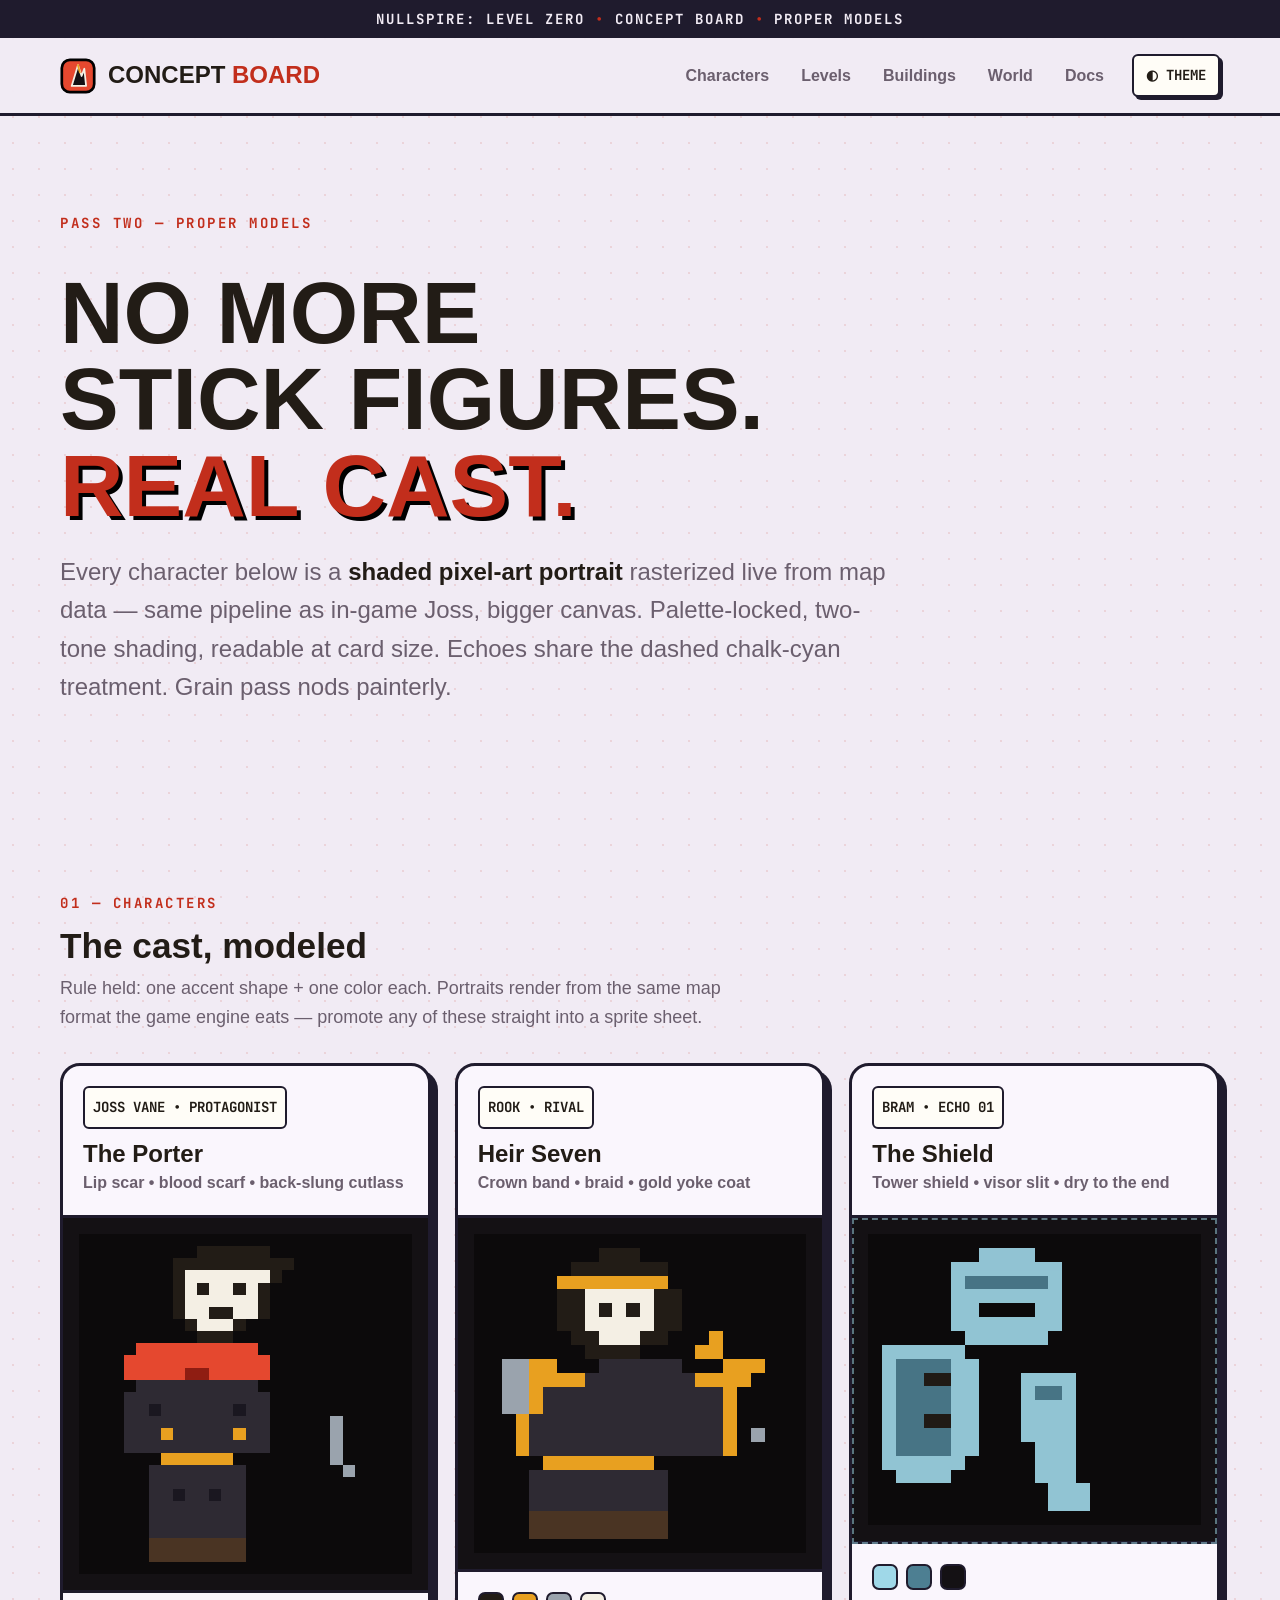
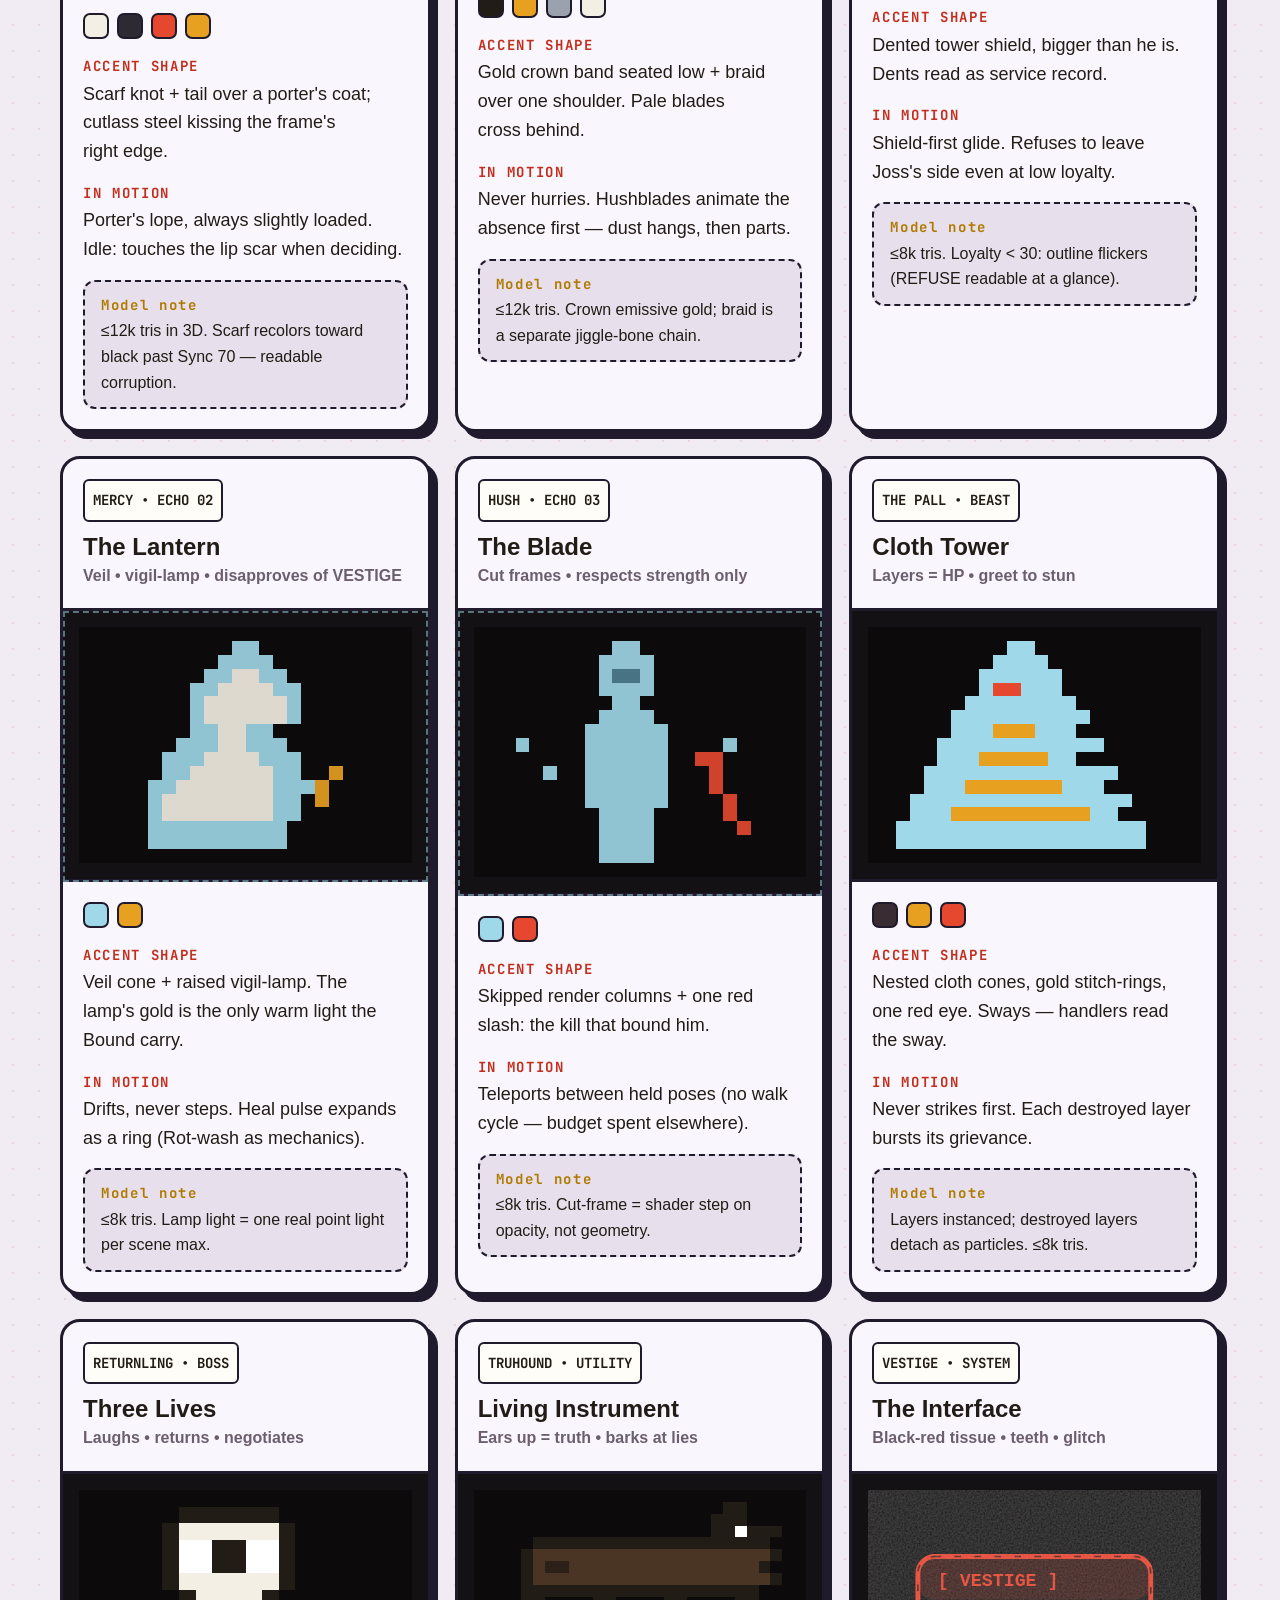
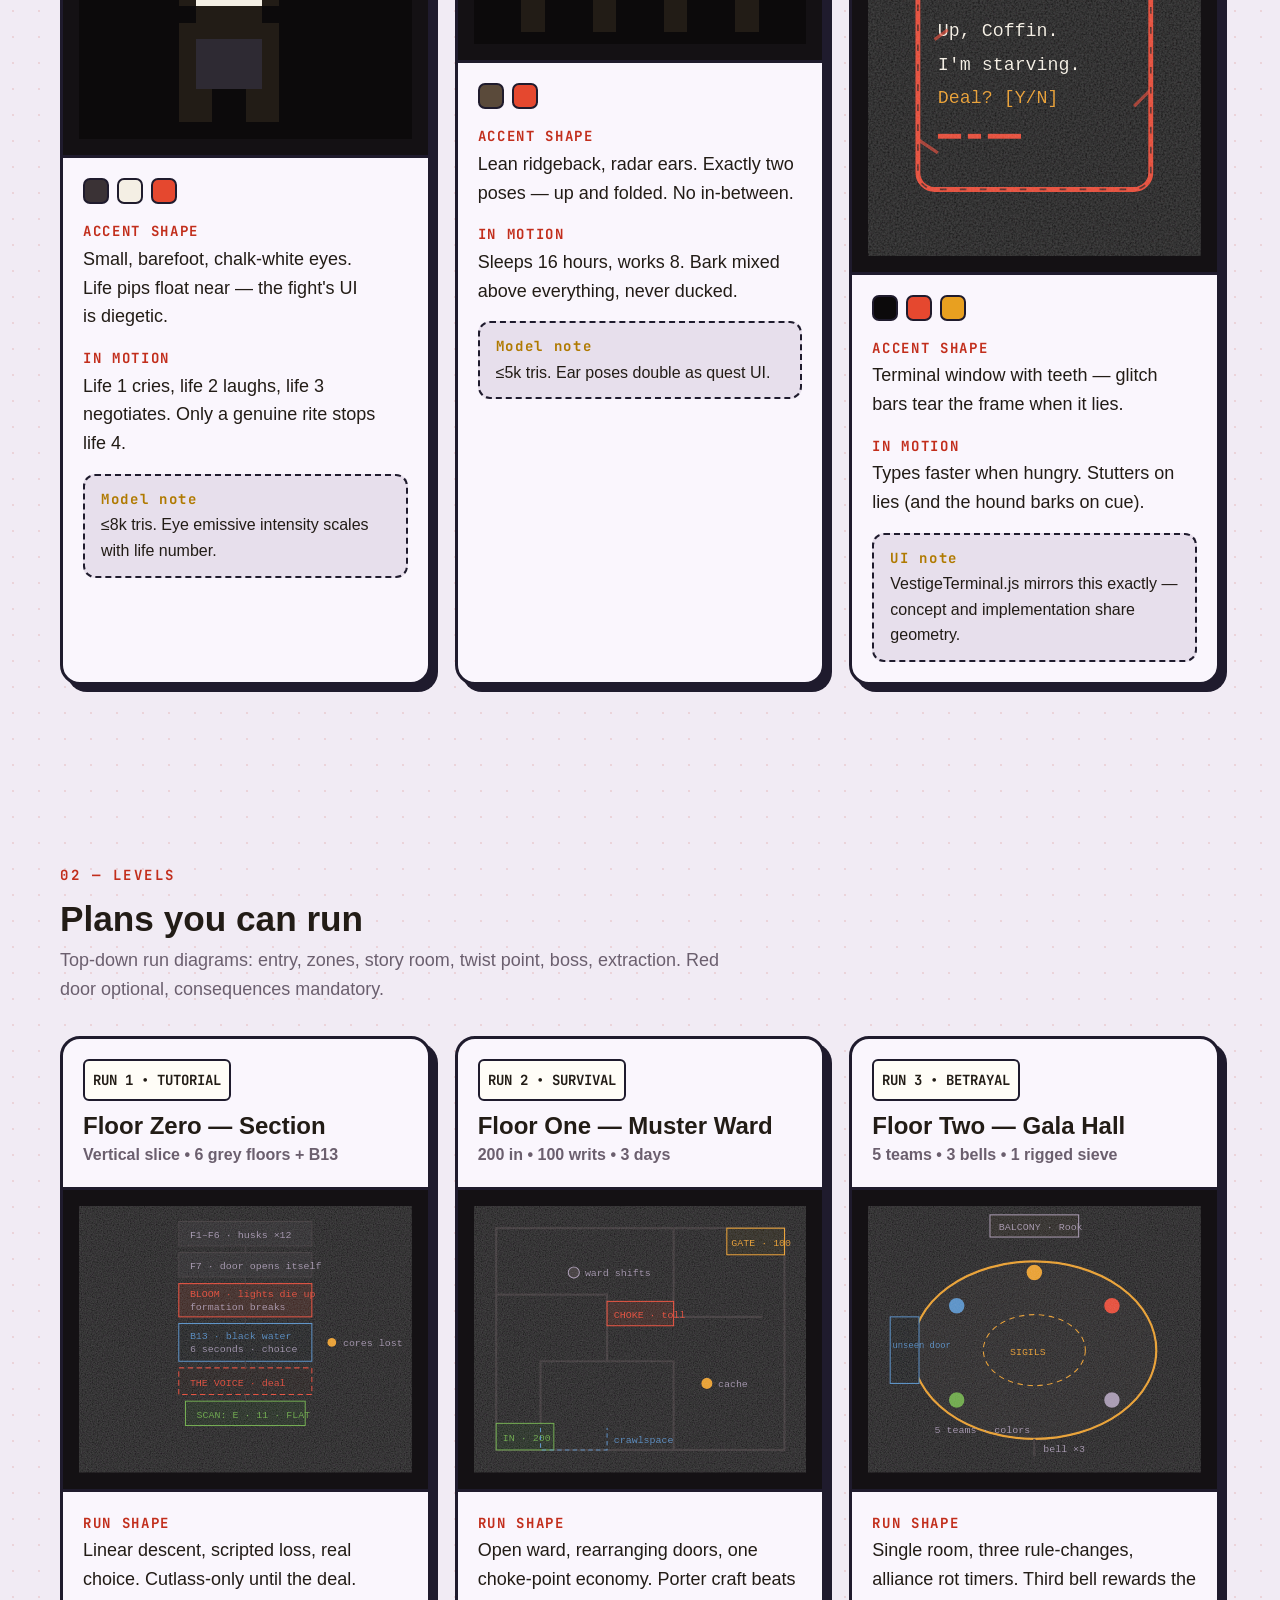
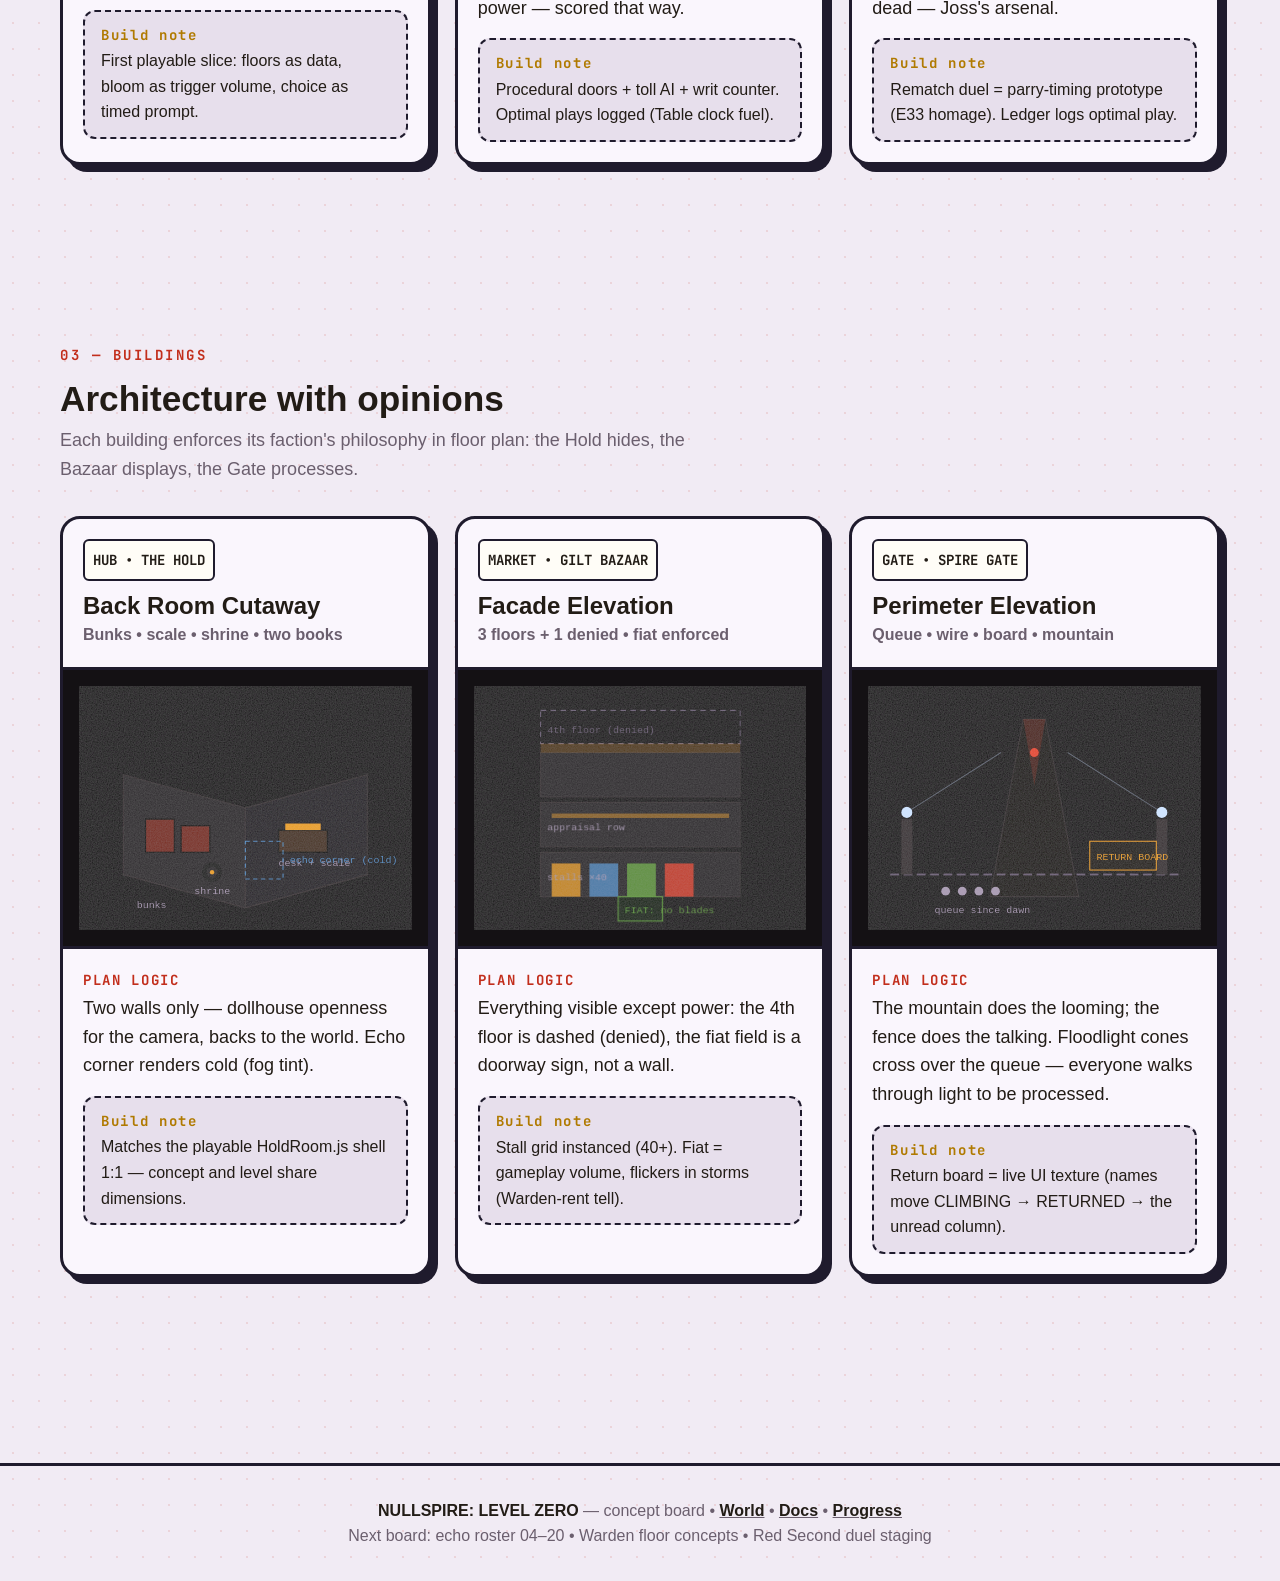
<file: public/assets/aistudio/concepts_8e62277a.html>
<!DOCTYPE html>
<html lang="en" data-theme="dark">
<head>
<meta charset="UTF-8">
<meta name="viewport" content="width=device-width, initial-scale=1.0">
<title>NULLSPIRE: LEVEL ZERO — Concept Board</title>
<meta name="description" content="Visual concept board for NULLSPIRE: LEVEL ZERO — characters, levels, and buildings drawn in code. Brainstorm made visible.">
<link href="https://api.fontshare.com/v2/css?f[]=clash-display@500,600,700&f[]=satoshi@400,500,700&display=swap" rel="stylesheet">
<link rel="preconnect" href="https://fonts.googleapis.com">
<link rel="preconnect" href="https://fonts.gstatic.com" crossorigin>
<link href="https://fonts.googleapis.com/css2?family=JetBrains+Mono:wght@400;700&display=swap" rel="stylesheet">
<style>
:root,[data-theme="dark"]{
--text-xs:clamp(.75rem,.7rem + .25vw,.875rem);--text-sm:clamp(.875rem,.8rem + .35vw,1rem);
--text-base:clamp(1rem,.95rem + .25vw,1.125rem);--text-lg:clamp(1.125rem,1rem + .75vw,1.5rem);
--text-xl:clamp(1.5rem,1.2rem + 1.25vw,2.25rem);--text-2xl:clamp(2rem,1.2rem + 2.5vw,3.5rem);
--space-2:.5rem;--space-3:.75rem;--space-4:1rem;--space-5:1.25rem;--space-6:1.5rem;--space-8:2rem;--space-12:3rem;--space-24:6rem;
--font-display:'Clash Display','Arial Black',sans-serif;--font-body:'Satoshi','Segoe UI',sans-serif;--font-mono:'JetBrains Mono','Courier New',monospace;
--color-bg:#141114;--color-surface:#1e1a1c;--color-surface-2:#242027;--color-surface-offset:#171418;
--color-border:#3a3235;--color-ink:#3a3235;--color-text:#ece4f0;--color-text-muted:#a89ab2;--color-text-faint:#6e6278;
--color-blood:#e5482f;--color-gold:#e8a020;--color-chalk:#f4efe4;--color-moss:#6daa45;--color-river:#5591c7;
--radius-md:.75rem;--radius-lg:1.25rem;--shadow-hard:7px 7px 0 #000;--shadow-hard-sm:4px 4px 0 #000;
--transition-interactive:180ms cubic-bezier(.16,1,.3,1)}
[data-theme="light"]{--color-bg:#f1ebf4;--color-surface:#faf6fd;--color-surface-2:#fffdf7;--color-surface-offset:#e7dfec;
--color-border:#1f1b2d;--color-ink:#1f1b2d;--color-text:#221c16;--color-text-muted:#6b5f6e;--color-text-faint:#a297a3;
--color-blood:#c22e1c;--color-gold:#b07a00;--color-chalk:#221c16;
--shadow-hard:7px 7px 0 #1f1b2d;--shadow-hard-sm:4px 4px 0 #1f1b2d}
*,*::before,*::after{box-sizing:border-box;margin:0;padding:0}
html{-webkit-text-size-adjust:none;text-size-adjust:none;-webkit-font-smoothing:antialiased;scroll-behavior:smooth;scroll-padding-top:96px}
body{min-height:100dvh;line-height:1.6;font-family:var(--font-body);font-size:var(--text-base);color:var(--color-text);background-color:var(--color-bg);
background-image:radial-gradient(color-mix(in oklab,var(--color-blood) 12%,transparent) 1px,transparent 1px);background-size:26px 26px}
h1,h2,h3{text-wrap:balance;line-height:1.12}p,li,figcaption{text-wrap:pretty}
::selection{background:var(--color-blood);color:#fff}
:focus-visible{outline:2px solid var(--color-gold);outline-offset:3px}
a,button{transition:color var(--transition-interactive),background var(--transition-interactive),transform var(--transition-interactive)}
button{cursor:pointer;background:none;border:none;color:inherit;font:inherit}
.top-strip{background:#000;color:#ece4f0;text-align:center;font-family:var(--font-mono);font-size:var(--text-xs);letter-spacing:.14em;padding:var(--space-2) var(--space-4);font-weight:700}
.top-strip b{color:var(--color-blood)}
[data-theme="light"] .top-strip{background:#1f1b2d;color:#f1ebf4}
.banner{position:sticky;top:0;z-index:50;background:color-mix(in oklab,var(--color-bg) 88%,transparent);backdrop-filter:blur(12px);border-bottom:3px solid var(--color-ink)}
.banner-inner{max-width:1200px;margin:0 auto;padding:var(--space-4) var(--space-5);display:flex;align-items:center;gap:var(--space-4);flex-wrap:wrap}
.brand{display:flex;align-items:center;gap:var(--space-3);margin-right:auto;text-decoration:none;color:inherit}
.brand-name{font-family:var(--font-display);font-weight:700;font-size:var(--text-lg)}
.brand-name span{color:var(--color-blood)}
nav.main{display:flex;gap:var(--space-2);flex-wrap:wrap}
nav.main a{font-size:var(--text-sm);font-weight:700;text-decoration:none;color:var(--color-text-muted);padding:var(--space-2) var(--space-3);border-radius:6px}
nav.main a:hover{color:var(--color-text);background:var(--color-surface-2)}
.theme-btn{border:2px solid var(--color-ink);border-radius:6px;padding:var(--space-2) var(--space-3);font-family:var(--font-mono);font-size:var(--text-xs);font-weight:700;box-shadow:3px 3px 0 #000;background:var(--color-surface-2);color:var(--color-text)}
[data-theme="light"] .theme-btn{box-shadow:3px 3px 0 #1f1b2d}
.wrap{max-width:1200px;margin:0 auto;padding:0 var(--space-5) var(--space-24)}
section{padding-block:clamp(var(--space-12),7vw,var(--space-24))}
.kicker{font-family:var(--font-mono);font-size:var(--text-xs);letter-spacing:.18em;color:var(--color-blood);font-weight:700;text-transform:uppercase;margin-bottom:var(--space-3)}
h2.section-title{font-family:var(--font-display);font-weight:600;font-size:var(--text-xl);margin-bottom:var(--space-2)}
.section-sub{color:var(--color-text-muted);max-width:68ch;margin-bottom:var(--space-8)}
.hero{padding-block:clamp(var(--space-12),8vw,var(--space-24));display:grid;gap:var(--space-6)}
.hero h1{font-family:var(--font-display);font-weight:700;font-size:clamp(2.4rem,1rem + 6vw,5.5rem);line-height:.98}
.hero h1 .zero{color:var(--color-blood);text-shadow:4px 4px 0 #000}
.hero-tag{font-size:var(--text-lg);color:var(--color-text-muted);max-width:62ch}
.hero-tag b{color:var(--color-text)}
.grid{display:grid;gap:var(--space-6);grid-template-columns:repeat(3,1fr)}
@media(max-width:1020px){.grid{grid-template-columns:1fr 1fr}}
@media(max-width:700px){.grid{grid-template-columns:1fr}}
.card{background:var(--color-surface);border:3px solid var(--color-ink);border-radius:var(--radius-lg);box-shadow:var(--shadow-hard);overflow:hidden;display:flex;flex-direction:column}
.card-head{padding:var(--space-5);border-bottom:3px solid var(--color-ink)}
.num{font-family:var(--font-mono);font-size:var(--text-xs);font-weight:700;background:var(--color-surface-2);border:2px solid var(--color-ink);padding:var(--space-2);border-radius:6px;display:inline-block;margin-bottom:var(--space-3);color:var(--color-text)}
.card h3{font-family:var(--font-display);font-size:var(--text-lg);font-weight:600;margin-bottom:2px}
.card .role{font-size:var(--text-sm);font-weight:700;color:var(--color-text-muted)}
.card figure{border-bottom:3px solid var(--color-ink);background:#0c0a0b;padding:var(--space-4)}
[data-theme="light"] .card figure{background:#141114}
.card figure svg,.card figure canvas{display:block;width:100%;height:auto}
.card figure canvas{image-rendering:pixelated;image-rendering:crisp-edges;max-height:340px;object-fit:contain;background:#0c0a0b}
.card figure canvas.echo{opacity:.9}
.card figure.ghost{outline:2px dashed rgba(159,216,232,.5);outline-offset:-2px}
.card-body{padding:var(--space-5);display:grid;gap:var(--space-4);font-size:var(--text-base)}
.swatches{display:flex;gap:var(--space-2);align-items:center}
.sw{width:26px;height:26px;border-radius:7px;border:2px solid var(--color-ink)}
.field{font-size:var(--text-base)}
.field b{display:block;font-family:var(--font-mono);font-size:var(--text-xs);letter-spacing:.12em;text-transform:uppercase;color:var(--color-blood);margin-bottom:2px}
.note{background:var(--color-surface-offset);border:2px dashed var(--color-border);border-radius:var(--radius-md);padding:var(--space-3) var(--space-4);font-size:var(--text-sm)}
.note b{color:var(--color-gold);font-family:var(--font-mono);font-size:var(--text-xs);letter-spacing:.12em;display:block;margin-bottom:2px}
footer.site{border-top:3px solid var(--color-ink);padding:var(--space-8) var(--space-5);text-align:center;color:var(--color-text-muted);font-size:var(--text-sm)}
footer.site b{color:var(--color-text)}
footer.site a{color:inherit}
</style>
</head>
<body>
<div class="top-strip">NULLSPIRE: LEVEL ZERO <b>•</b> CONCEPT BOARD <b>•</b> PROPER MODELS</div>

<header class="banner">
<div class="banner-inner">
<a class="brand" href="index.html" aria-label="Back to world bible">
<svg width="36" height="36" viewBox="0 0 40 40" fill="none" aria-hidden="true"><rect x="2" y="2" width="36" height="36" rx="9" fill="#e5482f" stroke="#000" stroke-width="3"/><path d="M13 31 L20 8 L24 20 L27 12 L29 31 Z" fill="#141114" stroke="#f4efe4" stroke-width="2" stroke-linejoin="round"/><path d="M20 8 L22 16" stroke="#e8a020" stroke-width="2" stroke-linecap="round"/></svg>
<div class="brand-name">CONCEPT<span> BOARD</span></div></a>
<nav class="main" aria-label="Board sections">
<a href="#characters">Characters</a><a href="#levels">Levels</a><a href="#buildings">Buildings</a><a href="index.html">World</a><a href="docs.html">Docs</a>
</nav>
<button class="theme-btn" data-theme-toggle aria-label="Switch theme">◐ THEME</button>
</div>
</header>

<main class="wrap">
<section class="hero">
<p class="kicker">Pass two — proper models</p>
<h1>NO MORE<br>STICK FIGURES.<br><span class="zero">REAL CAST.</span></h1>
<p class="hero-tag">Every character below is a <b>shaded pixel-art portrait</b> rasterized live from map data — same pipeline as in-game Joss, bigger canvas. Palette-locked, two-tone shading, readable at card size. Echoes share the dashed chalk-cyan treatment. Grain pass nods painterly.</p>
</section>

<!-- ================= CHARACTERS ================= -->
<section id="characters">
<p class="kicker">01 — Characters</p>
<h2 class="section-title">The cast, modeled</h2>
<p class="section-sub">Rule held: one accent shape + one color each. Portraits render from the same map format the game engine eats — promote any of these straight into a sprite sheet.</p>
<svg width="0" height="0" style="position:absolute" aria-hidden="true"><defs>
<filter id="grain"><feTurbulence type="fractalNoise" baseFrequency="0.9" numOctaves="2" result="n"/><feColorMatrix in="n" type="matrix" values="0 0 0 0 1 0 0 0 0 1 0 0 0 0 1 0 0 0 0.06 0"/><feComposite operator="over" in2="SourceGraphic"/></filter>
</defs></svg>
<div class="grid">

<article class="card"><div class="card-head"><span class="num">JOSS VANE • PROTAGONIST</span><h3>The Porter</h3><p class="role">Lip scar • blood scarf • back-slung cutlass</p></div>
<figure><canvas data-px="joss" role="img" aria-label="Joss portrait"></canvas></figure>
<div class="card-body">
<div class="swatches"><span class="sw" style="background:#f4efe4"></span><span class="sw" style="background:#2e2a33"></span><span class="sw" style="background:#e5482f"></span><span class="sw" style="background:#e8a020"></span></div>
<p class="field"><b>Accent shape</b>Scarf knot + tail over a porter's coat; cutlass steel kissing the frame's right edge.</p>
<p class="field"><b>In motion</b>Porter's lope, always slightly loaded. Idle: touches the lip scar when deciding.</p>
<div class="note"><b>Model note</b>≤12k tris in 3D. Scarf recolors toward black past Sync 70 — readable corruption.</div>
</div></article>

<article class="card"><div class="card-head"><span class="num">ROOK • RIVAL</span><h3>Heir Seven</h3><p class="role">Crown band • braid • gold yoke coat</p></div>
<figure><canvas data-px="rook" role="img" aria-label="Rook portrait"></canvas></figure>
<div class="card-body">
<div class="swatches"><span class="sw" style="background:#221c16"></span><span class="sw" style="background:#e8a020"></span><span class="sw" style="background:#9aa3ad"></span><span class="sw" style="background:#f4efe4"></span></div>
<p class="field"><b>Accent shape</b>Gold crown band seated low + braid over one shoulder. Pale blades cross behind.</p>
<p class="field"><b>In motion</b>Never hurries. Hushblades animate the absence first — dust hangs, then parts.</p>
<div class="note"><b>Model note</b>≤12k tris. Crown emissive gold; braid is a separate jiggle-bone chain.</div>
</div></article>

<article class="card"><div class="card-head"><span class="num">BRAM • ECHO 01</span><h3>The Shield</h3><p class="role">Tower shield • visor slit • dry to the end</p></div>
<figure class="ghost"><canvas data-px="bram" class="echo" role="img" aria-label="Bram echo portrait"></canvas></figure>
<div class="card-body">
<div class="swatches"><span class="sw" style="background:#9fd8e8"></span><span class="sw" style="background:#4d7f92"></span><span class="sw" style="background:#141114"></span></div>
<p class="field"><b>Accent shape</b>Dented tower shield, bigger than he is. Dents read as service record.</p>
<p class="field"><b>In motion</b>Shield-first glide. Refuses to leave Joss's side even at low loyalty.</p>
<div class="note"><b>Model note</b>≤8k tris. Loyalty &lt; 30: outline flickers (REFUSE readable at a glance).</div>
</div></article>

<article class="card"><div class="card-head"><span class="num">MERCY • ECHO 02</span><h3>The Lantern</h3><p class="role">Veil • vigil-lamp • disapproves of VESTIGE</p></div>
<figure class="ghost"><canvas data-px="mercy" class="echo" role="img" aria-label="Mercy echo portrait"></canvas></figure>
<div class="card-body">
<div class="swatches"><span class="sw" style="background:#9fd8e8"></span><span class="sw" style="background:#e8a020"></span></div>
<p class="field"><b>Accent shape</b>Veil cone + raised vigil-lamp. The lamp's gold is the only warm light the Bound carry.</p>
<p class="field"><b>In motion</b>Drifts, never steps. Heal pulse expands as a ring (Rot-wash as mechanics).</p>
<div class="note"><b>Model note</b>≤8k tris. Lamp light = one real point light per scene max.</div>
</div></article>

<article class="card"><div class="card-head"><span class="num">HUSH • ECHO 03</span><h3>The Blade</h3><p class="role">Cut frames • respects strength only</p></div>
<figure class="ghost"><canvas data-px="hush" class="echo" role="img" aria-label="Hush echo portrait"></canvas></figure>
<div class="card-body">
<div class="swatches"><span class="sw" style="background:#9fd8e8"></span><span class="sw" style="background:#e5482f"></span></div>
<p class="field"><b>Accent shape</b>Skipped render columns + one red slash: the kill that bound him.</p>
<p class="field"><b>In motion</b>Teleports between held poses (no walk cycle — budget spent elsewhere).</p>
<div class="note"><b>Model note</b>≤8k tris. Cut-frame = shader step on opacity, not geometry.</div>
</div></article>

<article class="card"><div class="card-head"><span class="num">THE PALL • BEAST</span><h3>Cloth Tower</h3><p class="role">Layers = HP • greet to stun</p></div>
<figure><canvas data-px="pall" role="img" aria-label="Pall concept"></canvas></figure>
<div class="card-body">
<div class="swatches"><span class="sw" style="background:#3a2c33"></span><span class="sw" style="background:#e8a020"></span><span class="sw" style="background:#e5482f"></span></div>
<p class="field"><b>Accent shape</b>Nested cloth cones, gold stitch-rings, one red eye. Sways — handlers read the sway.</p>
<p class="field"><b>In motion</b>Never strikes first. Each destroyed layer bursts its grievance.</p>
<div class="note"><b>Model note</b>Layers instanced; destroyed layers detach as particles. ≤8k tris.</div>
</div></article>

<article class="card"><div class="card-head"><span class="num">RETURNLING • BOSS</span><h3>Three Lives</h3><p class="role">Laughs • returns • negotiates</p></div>
<figure><canvas data-px="returnling" role="img" aria-label="Returnling concept"></canvas></figure>
<div class="card-body">
<div class="swatches"><span class="sw" style="background:#3a3235"></span><span class="sw" style="background:#f4efe4"></span><span class="sw" style="background:#e5482f"></span></div>
<p class="field"><b>Accent shape</b>Small, barefoot, chalk-white eyes. Life pips float near — the fight's UI is diegetic.</p>
<p class="field"><b>In motion</b>Life 1 cries, life 2 laughs, life 3 negotiates. Only a genuine rite stops life 4.</p>
<div class="note"><b>Model note</b>≤8k tris. Eye emissive intensity scales with life number.</div>
</div></article>

<article class="card"><div class="card-head"><span class="num">TRUHOUND • UTILITY</span><h3>Living Instrument</h3><p class="role">Ears up = truth • barks at lies</p></div>
<figure><canvas data-px="truhound" role="img" aria-label="Truhound concept"></canvas></figure>
<div class="card-body">
<div class="swatches"><span class="sw" style="background:#5a4a3a"></span><span class="sw" style="background:#e5482f"></span></div>
<p class="field"><b>Accent shape</b>Lean ridgeback, radar ears. Exactly two poses — up and folded. No in-between.</p>
<p class="field"><b>In motion</b>Sleeps 16 hours, works 8. Bark mixed above everything, never ducked.</p>
<div class="note"><b>Model note</b>≤5k tris. Ear poses double as quest UI.</div>
</div></article>

<article class="card"><div class="card-head"><span class="num">VESTIGE • SYSTEM</span><h3>The Interface</h3><p class="role">Black-red tissue • teeth • glitch</p></div>
<figure><svg viewBox="0 0 200 220" role="img" aria-label="Vestige interface concept"><g filter="url(#grain)">
<rect x="0" y="0" width="200" height="220" fill="#0c0a0b"/>
<rect x="30" y="40" width="140" height="140" rx="10" fill="none" stroke="#e5482f" stroke-width="3"/>
<rect x="30" y="40" width="140" height="26" rx="10" fill="#e5482f" opacity=".25"/>
<text x="42" y="58" fill="#e5482f" font-family="monospace" font-size="11" font-weight="bold">[ VESTIGE ]</text>
<text x="42" y="88" fill="#f4efe4" font-family="monospace" font-size="11">Up, Coffin.</text>
<text x="42" y="108" fill="#f4efe4" font-family="monospace" font-size="11">I'm starving.</text>
<text x="42" y="128" fill="#e8a020" font-family="monospace" font-size="11">Deal? [Y/N]</text>
<path d="M42 148 l14 0 M60 148 l8 0 M72 148 l20 0" stroke="#e5482f" stroke-width="3"/>
<path d="M30 150 l12 8 M170 120 l-10 10 M40 90 l8 -6" stroke="#e5482f" stroke-width="2" opacity=".7"/>
<rect x="30" y="40" width="140" height="140" rx="10" fill="none" stroke="#000" stroke-width="1" stroke-dasharray="4 8" opacity=".6"/>
</g></svg></figure>
<div class="card-body">
<div class="swatches"><span class="sw" style="background:#0c0a0b"></span><span class="sw" style="background:#e5482f"></span><span class="sw" style="background:#e8a020"></span></div>
<p class="field"><b>Accent shape</b>Terminal window with teeth — glitch bars tear the frame when it lies.</p>
<p class="field"><b>In motion</b>Types faster when hungry. Stutters on lies (and the hound barks on cue).</p>
<div class="note"><b>UI note</b>VestigeTerminal.js mirrors this exactly — concept and implementation share geometry.</div>
</div></article>
</div>
</section>

<!-- ================= LEVELS ================= -->
<section id="levels">
<p class="kicker">02 — Levels</p>
<h2 class="section-title">Plans you can run</h2>
<p class="section-sub">Top-down run diagrams: entry, zones, story room, twist point, boss, extraction. Red door optional, consequences mandatory.</p>
<div class="grid">

<article class="card"><div class="card-head"><span class="num">RUN 1 • TUTORIAL</span><h3>Floor Zero — Section</h3><p class="role">Vertical slice • 6 grey floors + B13</p></div>
<figure><svg viewBox="0 0 300 240" role="img" aria-label="Floor Zero section diagram"><g filter="url(#grain)" font-family="monospace" font-size="9">
<rect x="0" y="0" width="300" height="240" fill="#141114"/>
<rect x="90" y="14" width="120" height="22" fill="#232024" stroke="#3a3235"/><text x="100" y="29" fill="#a89ab2">F1–F6 · husks ×12</text>
<rect x="90" y="42" width="120" height="22" fill="#232024" stroke="#3a3235"/><text x="100" y="57" fill="#a89ab2">F7 · door opens itself</text>
<rect x="90" y="70" width="120" height="30" fill="#3a1a12" stroke="#e5482f"/><text x="100" y="82" fill="#e5482f">BLOOM · lights die up</text><text x="100" y="94" fill="#a89ab2">formation breaks</text>
<rect x="90" y="106" width="120" height="34" fill="#0a0d12" stroke="#5591c7"/><text x="100" y="120" fill="#5591c7">B13 · black water</text><text x="100" y="132" fill="#a89ab2">6 seconds · choice</text>
<rect x="90" y="146" width="120" height="24" fill="#1a0c0a" stroke="#e5482f" stroke-dasharray="5 3"/><text x="100" y="162" fill="#e5482f">THE VOICE · deal</text>
<rect x="96" y="176" width="108" height="22" fill="#12240f" stroke="#6daa45"/><text x="106" y="191" fill="#6daa45">SCAN: E · 11 · FLAT</text>
<line x1="150" y1="36" x2="150" y2="42" stroke="#3a3235"/><line x1="150" y1="64" x2="150" y2="70" stroke="#3a3235"/><line x1="150" y1="100" x2="150" y2="106" stroke="#3a3235"/><line x1="150" y1="140" x2="150" y2="146" stroke="#3a3235"/><line x1="150" y1="170" x2="150" y2="176" stroke="#3a3235"/>
<circle cx="228" cy="123" r="4" fill="#e8a020"/><text x="238" y="126" fill="#a89ab2">cores lost</text>
</g></svg></figure>
<div class="card-body">
<p class="field"><b>Run shape</b>Linear descent, scripted loss, real choice. Cutlass-only until the deal.</p>
<div class="note"><b>Build note</b>First playable slice: floors as data, bloom as trigger volume, choice as timed prompt.</div>
</div></article>

<article class="card"><div class="card-head"><span class="num">RUN 2 • SURVIVAL</span><h3>Floor One — Muster Ward</h3><p class="role">200 in • 100 writs • 3 days</p></div>
<figure><svg viewBox="0 0 300 240" role="img" aria-label="Muster ward plan"><g filter="url(#grain)" font-family="monospace" font-size="9">
<rect x="0" y="0" width="300" height="240" fill="#141114"/>
<rect x="20" y="20" width="260" height="200" fill="none" stroke="#3a3235" stroke-width="2"/>
<path d="M20 80 L120 80 L120 140 L60 140 L60 200 M180 20 L180 100 L260 100 M120 140 L180 140 L180 220" stroke="#3a3235" stroke-width="2" fill="none"/>
<rect x="20" y="196" width="52" height="24" fill="#12240f" stroke="#6daa45"/><text x="26" y="212" fill="#6daa45">IN · 200</text>
<rect x="228" y="20" width="52" height="24" fill="#241d08" stroke="#e8a020"/><text x="232" y="36" fill="#e8a020">GATE · 100</text>
<rect x="120" y="86" width="60" height="22" fill="#3a1a12" stroke="#e5482f"/><text x="126" y="101" fill="#e5482f">CHOKE · toll</text>
<path d="M60 200 L60 220 L120 220 L120 200" stroke="#5591c7" stroke-dasharray="4 3" fill="none"/><text x="126" y="214" fill="#5591c7">crawlspace</text>
<circle cx="210" cy="160" r="5" fill="#e8a020"/><text x="220" y="163" fill="#a89ab2">cache</text>
<circle cx="90" cy="60" r="5" fill="#3a3235" stroke="#a89ab2"/><text x="100" y="63" fill="#a89ab2">ward shifts</text>
</g></svg></figure>
<div class="card-body">
<p class="field"><b>Run shape</b>Open ward, rearranging doors, one choke-point economy. Porter craft beats power — scored that way.</p>
<div class="note"><b>Build note</b>Procedural doors + toll AI + writ counter. Optimal plays logged (Table clock fuel).</div>
</div></article>

<article class="card"><div class="card-head"><span class="num">RUN 3 • BETRAYAL</span><h3>Floor Two — Gala Hall</h3><p class="role">5 teams • 3 bells • 1 rigged sieve</p></div>
<figure><svg viewBox="0 0 300 240" role="img" aria-label="Gala hall plan"><g filter="url(#grain)" font-family="monospace" font-size="9">
<rect x="0" y="0" width="300" height="240" fill="#141114"/>
<ellipse cx="150" cy="130" rx="110" ry="80" fill="#1e1a1c" stroke="#e8a020" stroke-width="2"/>
<ellipse cx="150" cy="130" rx="46" ry="32" fill="none" stroke="#e8a020" stroke-dasharray="5 4"/>
<text x="128" y="134" fill="#e8a020">SIGILS</text>
<circle cx="80" cy="90" r="7" fill="#5591c7"/><circle cx="220" cy="90" r="7" fill="#e5482f"/><circle cx="80" cy="175" r="7" fill="#6daa45"/><circle cx="220" cy="175" r="7" fill="#a89ab2"/><circle cx="150" cy="60" r="7" fill="#e8a020"/>
<text x="60" y="205" fill="#a89ab2">5 teams · colors</text>
<rect x="110" y="8" width="80" height="20" fill="#221c16" stroke="#a89ab2"/><text x="118" y="22" fill="#a89ab2">BALCONY · Rook</text>
<rect x="20" y="100" width="26" height="60" fill="#0a0d12" stroke="#5591c7"/><text x="22" y="128" fill="#5591c7" font-size="8"> unseen door </text>
<path d="M150 210 L150 226" stroke="#3a3235" stroke-width="2"/><text x="158" y="222" fill="#a89ab2">bell ×3</text>
</g></svg></figure>
<div class="card-body">
<p class="field"><b>Run shape</b>Single room, three rule-changes, alliance rot timers. Third bell rewards the dead — Joss's arsenal.</p>
<div class="note"><b>Build note</b>Rematch duel = parry-timing prototype (E33 homage). Ledger logs optimal play.</div>
</div></article>
</div>
</section>

<!-- ================= BUILDINGS ================= -->
<section id="buildings">
<p class="kicker">03 — Buildings</p>
<h2 class="section-title">Architecture with opinions</h2>
<p class="section-sub">Each building enforces its faction's philosophy in floor plan: the Hold hides, the Bazaar displays, the Gate processes.</p>
<div class="grid">

<article class="card"><div class="card-head"><span class="num">HUB • THE HOLD</span><h3>Back Room Cutaway</h3><p class="role">Bunks • scale • shrine • two books</p></div>
<figure><svg viewBox="0 0 300 220" role="img" aria-label="Hold cutaway"><g filter="url(#grain)" font-family="monospace" font-size="9">
<rect x="0" y="0" width="300" height="220" fill="#141114"/>
<polygon points="40,170 150,200 260,170 150,140" fill="#232024" stroke="#3a3235"/>
<polygon points="40,170 40,80 150,110 150,200" fill="#2c282c" stroke="#3a3235"/>
<polygon points="260,170 260,80 150,110 150,200" fill="#242027" stroke="#3a3235"/>
<rect x="60" y="120" width="26" height="30" fill="#7a2d20" stroke="#000"/>
<rect x="92" y="126" width="26" height="24" fill="#7a2d20" stroke="#000"/>
<rect x="180" y="130" width="44" height="20" fill="#4a3423" stroke="#000"/>
<rect x="186" y="124" width="32" height="6" fill="#e8a020"/>
<circle cx="120" cy="168" r="7" fill="none" stroke="#1a1a1a" stroke-width="4"/>
<circle cx="120" cy="168" r="2" fill="#e8a020"/>
<text x="52" y="200" fill="#a89ab2">bunks</text><text x="180" y="162" fill="#a89ab2">desk + scale</text><text x="104" y="188" fill="#a89ab2">shrine</text>
<rect x="150" y="140" width="34" height="34" fill="none" stroke="#5591c7" stroke-dasharray="4 3"/>
<text x="190" y="160" fill="#5591c7">echo corner (cold)</text>
</g></svg></figure>
<div class="card-body">
<p class="field"><b>Plan logic</b>Two walls only — dollhouse openness for the camera, backs to the world. Echo corner renders cold (fog tint).</p>
<div class="note"><b>Build note</b>Matches the playable HoldRoom.js shell 1:1 — concept and level share dimensions.</div>
</div></article>

<article class="card"><div class="card-head"><span class="num">MARKET • GILT BAZAAR</span><h3>Facade Elevation</h3><p class="role">3 floors + 1 denied • fiat enforced</p></div>
<figure><svg viewBox="0 0 300 220" role="img" aria-label="Bazaar elevation"><g filter="url(#grain)" font-family="monospace" font-size="9">
<rect x="0" y="0" width="300" height="220" fill="#141114"/>
<rect x="60" y="150" width="180" height="40" fill="#2c282c" stroke="#3a3235"/>
<rect x="60" y="105" width="180" height="40" fill="#2c282c" stroke="#3a3235"/>
<rect x="60" y="60" width="180" height="40" fill="#2c282c" stroke="#3a3235"/>
<rect x="60" y="22" width="180" height="30" fill="none" stroke="#6e6278" stroke-dasharray="5 4"/>
<text x="66" y="42" fill="#6e6278">4th floor (denied)</text>
<rect x="70" y="160" width="26" height="30" fill="#e8a020" opacity=".8"/>
<rect x="104" y="160" width="26" height="30" fill="#5591c7" opacity=".8"/>
<rect x="138" y="160" width="26" height="30" fill="#6daa45" opacity=".8"/>
<rect x="172" y="160" width="26" height="30" fill="#e5482f" opacity=".8"/>
<rect x="70" y="115" width="160" height="4" fill="#e8a020" opacity=".5"/>
<rect x="60" y="52" width="180" height="8" fill="#e8a020" opacity=".3"/>
<text x="66" y="130" fill="#a89ab2">appraisal row</text>
<text x="66" y="175" fill="#a89ab2">stalls ×40</text>
<rect x="130" y="190" width="40" height="22" fill="#12240f" stroke="#6daa45"/>
<text x="136" y="205" fill="#6daa45">FIAT: no blades</text>
</g></svg></figure>
<div class="card-body">
<p class="field"><b>Plan logic</b>Everything visible except power: the 4th floor is dashed (denied), the fiat field is a doorway sign, not a wall.</p>
<div class="note"><b>Build note</b>Stall grid instanced (40+). Fiat = gameplay volume, flickers in storms (Warden-rent tell).</div>
</div></article>

<article class="card"><div class="card-head"><span class="num">GATE • SPIRE GATE</span><h3>Perimeter Elevation</h3><p class="role">Queue • wire • board • mountain</p></div>
<figure><svg viewBox="0 0 300 220" role="img" aria-label="Gate elevation"><g filter="url(#grain)" font-family="monospace" font-size="9">
<rect x="0" y="0" width="300" height="220" fill="#141114"/>
<path d="M110 190 L140 30 L160 30 L190 190 Z" fill="#1a1512" stroke="#3a3235"/>
<path d="M140 30 L150 90 L160 30" fill="#e5482f" opacity=".25"/>
<circle cx="150" cy="60" r="4" fill="#e5482f"/>
<line x1="20" y1="170" x2="280" y2="170" stroke="#6e6278" stroke-width="2" stroke-dasharray="8 4"/>
<rect x="30" y="120" width="10" height="50" fill="#3a3235"/>
<rect x="260" y="120" width="10" height="50" fill="#3a3235"/>
<circle cx="35" cy="114" r="5" fill="#cfe4ff"/>
<circle cx="265" cy="114" r="5" fill="#cfe4ff"/>
<path d="M35 114 L120 60 M265 114 L180 60" stroke="#cfe4ff" stroke-width="1" opacity=".4"/>
<circle cx="70" cy="185" r="4" fill="#a89ab2"/><circle cx="85" cy="185" r="4" fill="#a89ab2"/><circle cx="100" cy="185" r="4" fill="#a89ab2"/><circle cx="115" cy="185" r="4" fill="#a89ab2"/>
<text x="60" y="205" fill="#a89ab2">queue since dawn</text>
<rect x="200" y="140" width="60" height="26" fill="#221c16" stroke="#e8a020"/>
<text x="206" y="157" fill="#e8a020">RETURN BOARD</text>
</g></svg></figure>
<div class="card-body">
<p class="field"><b>Plan logic</b>The mountain does the looming; the fence does the talking. Floodlight cones cross over the queue — everyone walks through light to be processed.</p>
<div class="note"><b>Build note</b>Return board = live UI texture (names move CLIMBING → RETURNED → the unread column).</div>
</div></article>
</div>
</section>
</main>

<footer class="site">
<b>NULLSPIRE: LEVEL ZERO</b> — concept board • <a href="index.html"><b>World</b></a> • <a href="docs.html"><b>Docs</b></a> • <a href="progress.html"><b>Progress</b></a><br>
Next board: echo roster 04–20 • Warden floor concepts • Red Second duel staging
</footer>

<script>
(function(){var r=document.documentElement,b=document.querySelector('[data-theme-toggle]'),m=window.matchMedia('(prefers-color-scheme: dark)'),d=m.matches?'dark':'light';function a(t){d=t;r.setAttribute('data-theme',t);b.setAttribute('aria-label','Switch to '+(t==='dark'?'light':'dark')+' mode')}a(d);b.addEventListener('click',function(){a(d==='dark'?'light':'dark')})})();
</script>
<script>
/* Portrait maps — same format the engine eats (PixelSprite). Shading via lowercase keys. */
const PAL={K:'#221c16',k:'#0f0d0f',C:'#f4efe4',c:'#b9b0a4',B:'#e5482f',b:'#8f1d12',G:'#e8a020',g:'#8a5b00',S:'#9aa3ad',s:'#5a636e',D:'#2e2a33',d:'#1a1720',T:'#4a3423',t:'#2c2018',E:'#9fd8e8',e:'#4d7f92',W:'#ffffff'};
const PX={
joss:[
"........................",
"........KKKKKK..........",
"......KKKKKKKKKK........",
"......KCCCCCCCK.........",
"......KCKCCKCK..........",
"......KCCCCCCK..........",
"......KCCKKCCK..........",
".......KCCCK...........",
"........KKK............",
"...BBBBBBBBBB..........",
"..BBBBBBBBBBBB.........",
"..BBBBBbbBBBBB.........",
"...DDDDDDDDDD..........",
"..DDDDDDDDDDDD.........",
"..DDdDDDDDDdDD.........",
"..DDDDDDDDDDDD.....S...",
"..DDDGDDDDDGDD.....S...",
"..DDDDDDDDDDDD.....S...",
".....GGGGGG........S...",
"....DDDDDDDD........S...",
"....DDDDDDDD..........",
"....DDdDDdDD..........",
"....DDDDDDDD..........",
"....DDDDDDDD..........",
"....DDDDDDDD..........",
"....TTTTTTTT..........",
"....TTTTTTTT..........",
"........................"],
rook:[
"........................",
".........KKK..........",
".......KKKKKKK........",
"......GGGGGGGG........",
"......KKCCCCCKK.......",
"......KKCKCKCKK.......",
"......KKCCCCCKK.......",
".......KKCCCKK...G....",
"........KKKK....GG....",
"..SSGG...DDDDDD...GGG.",
"..SSGGGGDDDDDDDDGGGG..",
"..SSGDDDDDDDDDDDDDG...",
"..SSGDDDDDDDDDDDDDG...",
"...GDDDDDDDDDDDDDDG...",
"...GDDDDDDDDDDDDDDG.S.",
"...GDDDDDDDDDDDDDDG...",
".....GGGGGGGG.........",
"....DDDDDDDDDD.........",
"....DDDDDDDDDD.........",
"....DDDDDDDDDD.........",
"....TTTTTTTTTT.........",
"....TTTTTTTTTT.........",
"........................"],
bram:[
"........................",
"........EEEE..........",
"......EEEEEEEE........",
"......EeeeeeeE........",
"......EEEEEEEE........",
"......EE....EE........",
"......EEEEEEEE........",
".......EEEEEE.........",
".EEEEEE...............",
".EeeeeEE..............",
".EeeKKEE...EEEE.......",
".EeeeeEE...EeeE.......",
".EeeeeEE...EEEE.......",
".EeeKKEE...EEEE.......",
".EeeeeEE...EEEE.......",
".EeeeeEE....EEE.......",
".EEEEEE.....EEE.......",
"..EEEE......EEE.......",
".............EEE.......",
".............EEE.......",
"........................"],
mercy:[
"........................",
"...........EE.........",
"..........EEEE........",
".........EECCEE.......",
"........EECCCCEE......",
"........ECCCCCCE......",
"........ECCCCCCE......",
"........EECCEE........",
".......EEECCEEE.......",
"......EEECCCCEEE......",
"......EECCCCCCEE..G...",
".....EECCCCCCCEEEG....",
".....ECCCCCCCCEE.G....",
".....ECCCCCCCCEE......",
".....EEEEEEEEEE.......",
".....EEEEEEEEEE.......",
"........................"],
hush:[
"........................",
"..........EE..........",
".........EEEE.........",
".........EeeE.........",
".........EEEE.........",
"..........EE..........",
".........EEEE.........",
"........EEEEEE........",
"...E....EEEEEE....E...",
"........EEEEEE..BB....",
".....E..EEEEEE...B....",
"........EEEEEE...B....",
"........EEEEEE....B...",
".........EEEE.....B...",
".........EEEE......B..",
".........EEEE.........",
".........EEEE.........",
"........................"],
pall:[
"........................",
"..........EE..........",
".........EEEE.........",
"........EEEEEE........",
"........EBBEEE........",
".......EEEEEEEE.......",
"......EEEEEEEEEE......",
"......EEEGGGEEE.......",
".....EEEEEEEEEEEE.....",
".....EEEGGGGGEE.......",
"....EEEEEEEEEEEEEE....",
"....EEEGGGGGGGEEE.....",
"...EEEEEEEEEEEEEEEE...",
"...EEEGGGGGGGGGGEE....",
"..EEEEEEEEEEEEEEEEEE..",
"..EEEEEEEEEEEEEEEEEE..",
"........................"],
returnling:[
"....................",
"......KKKKKK........",
".....KCCCCCCK.......",
".....KWWKKWWK.......",
".....KWWKKWWK.......",
".....KCCCCCCK.......",
"......KCCCCK........",
".......KKKK.........",
"......KKKKKK........",
"......KDDDDK........",
"......KDDDDK........",
"......KDDDDK........",
"......KK..KK........",
"......KK..KK........",
"...................."],
truhound:[
"............................",
".....................KK.....",
"....................KKK.....",
"....................KKWKKK..",
".....KKKKKKKKKKKKKKKKKKKK...",
"....KTTTTTTTTTTTTTTTTTTTTK..",
"....KTttTTTTTTTTTTTTTTTTK...",
"....KTTTTTTTTTTTTTTTTTTTTK..",
"....KKKKKKKKKKKKKKKKKKKK....",
"....KK....KK....KK....KK....",
"....KK....KK....KK....KK....",
"....KK....KK....KK....KK....",
"............................"]};
function drawPortrait(canvas,rows){
const w=Math.max(...rows.map(r=>r.length));
const cv=document.createElement('canvas');cv.width=w;cv.height=rows.length;
const ctx=cv.getContext('2d');
rows.forEach((row,y)=>{for(let x=0;x<row.length;x++){const col=PAL[row[x]];if(!col)continue;ctx.fillStyle=col;ctx.fillRect(x,y,1,1);}});
canvas.width=w;canvas.height=rows.length;
const c2=canvas.getContext('2d');c2.imageSmoothingEnabled=false;c2.drawImage(cv,0,0);
}
document.querySelectorAll('canvas[data-px]').forEach(c=>{const r=PX[c.dataset.px];if(r)drawPortrait(c,r);});
</script>
</body>
</html>
</file>
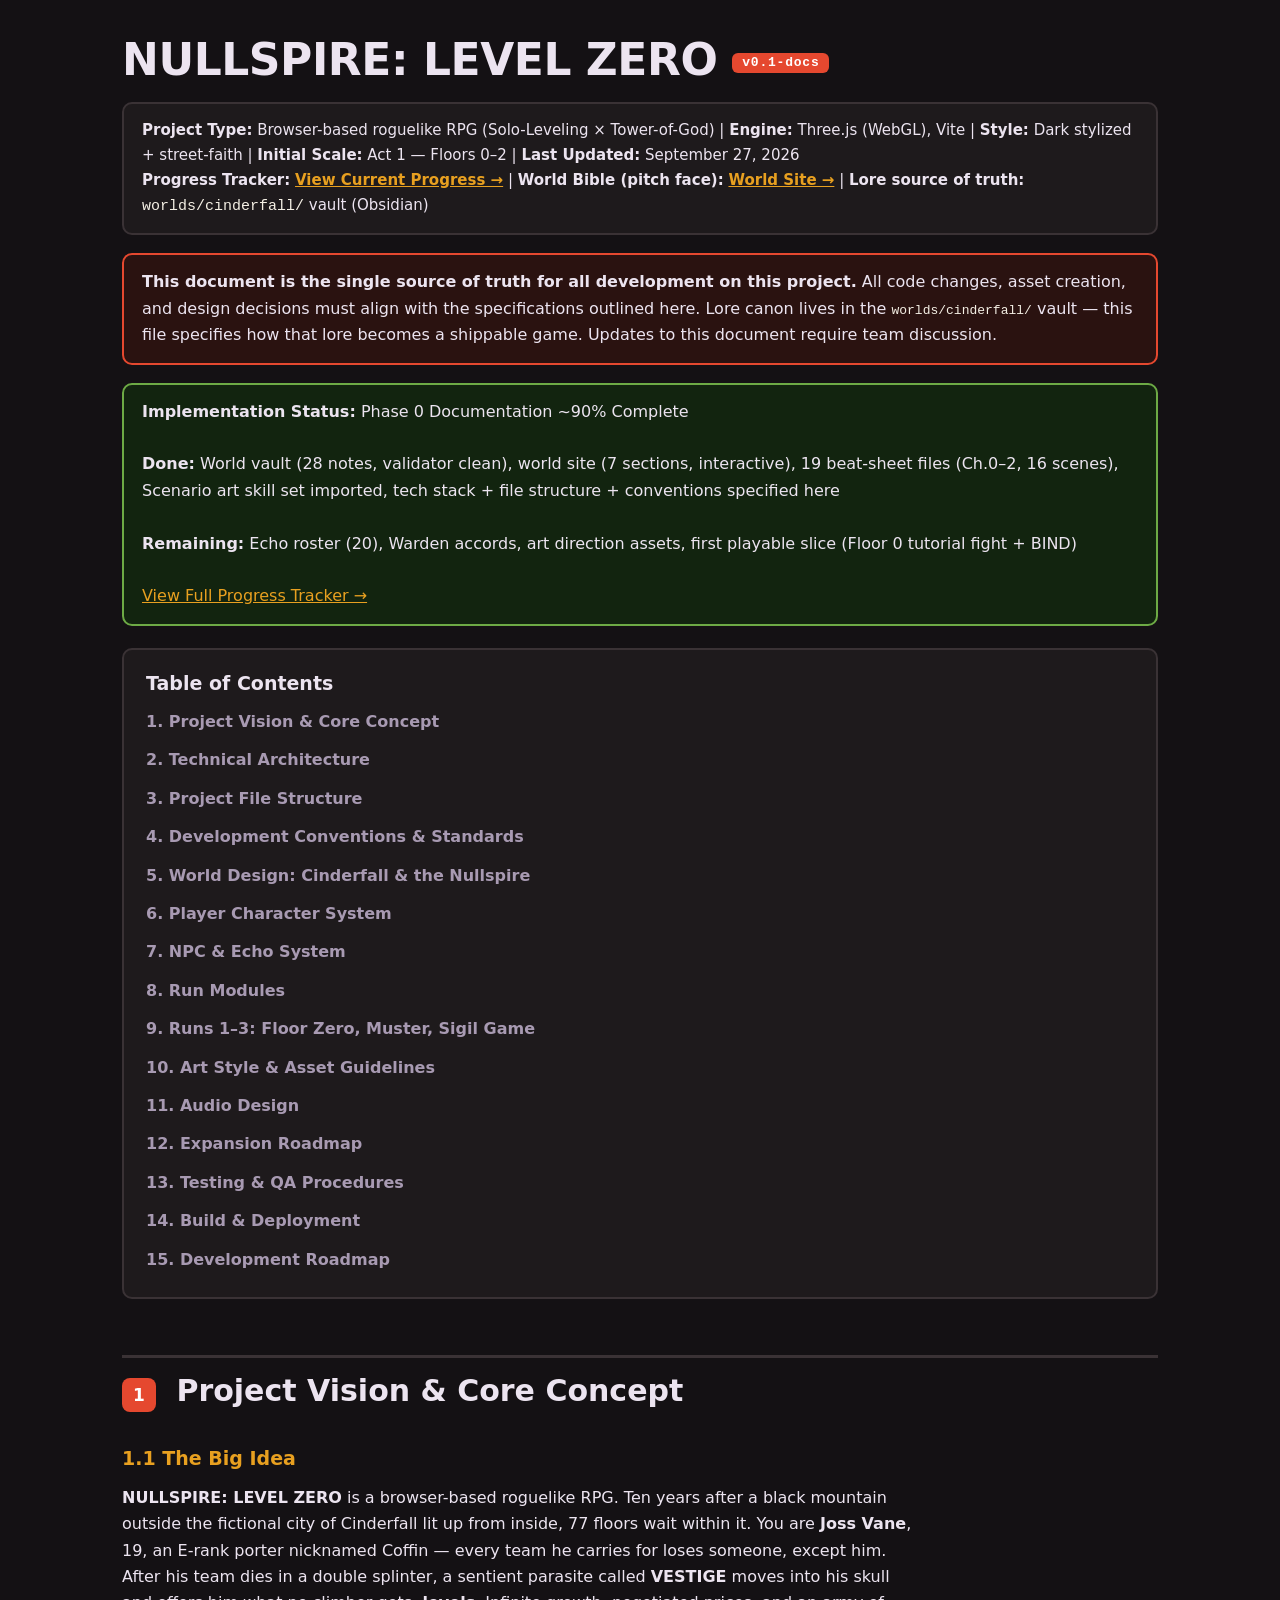
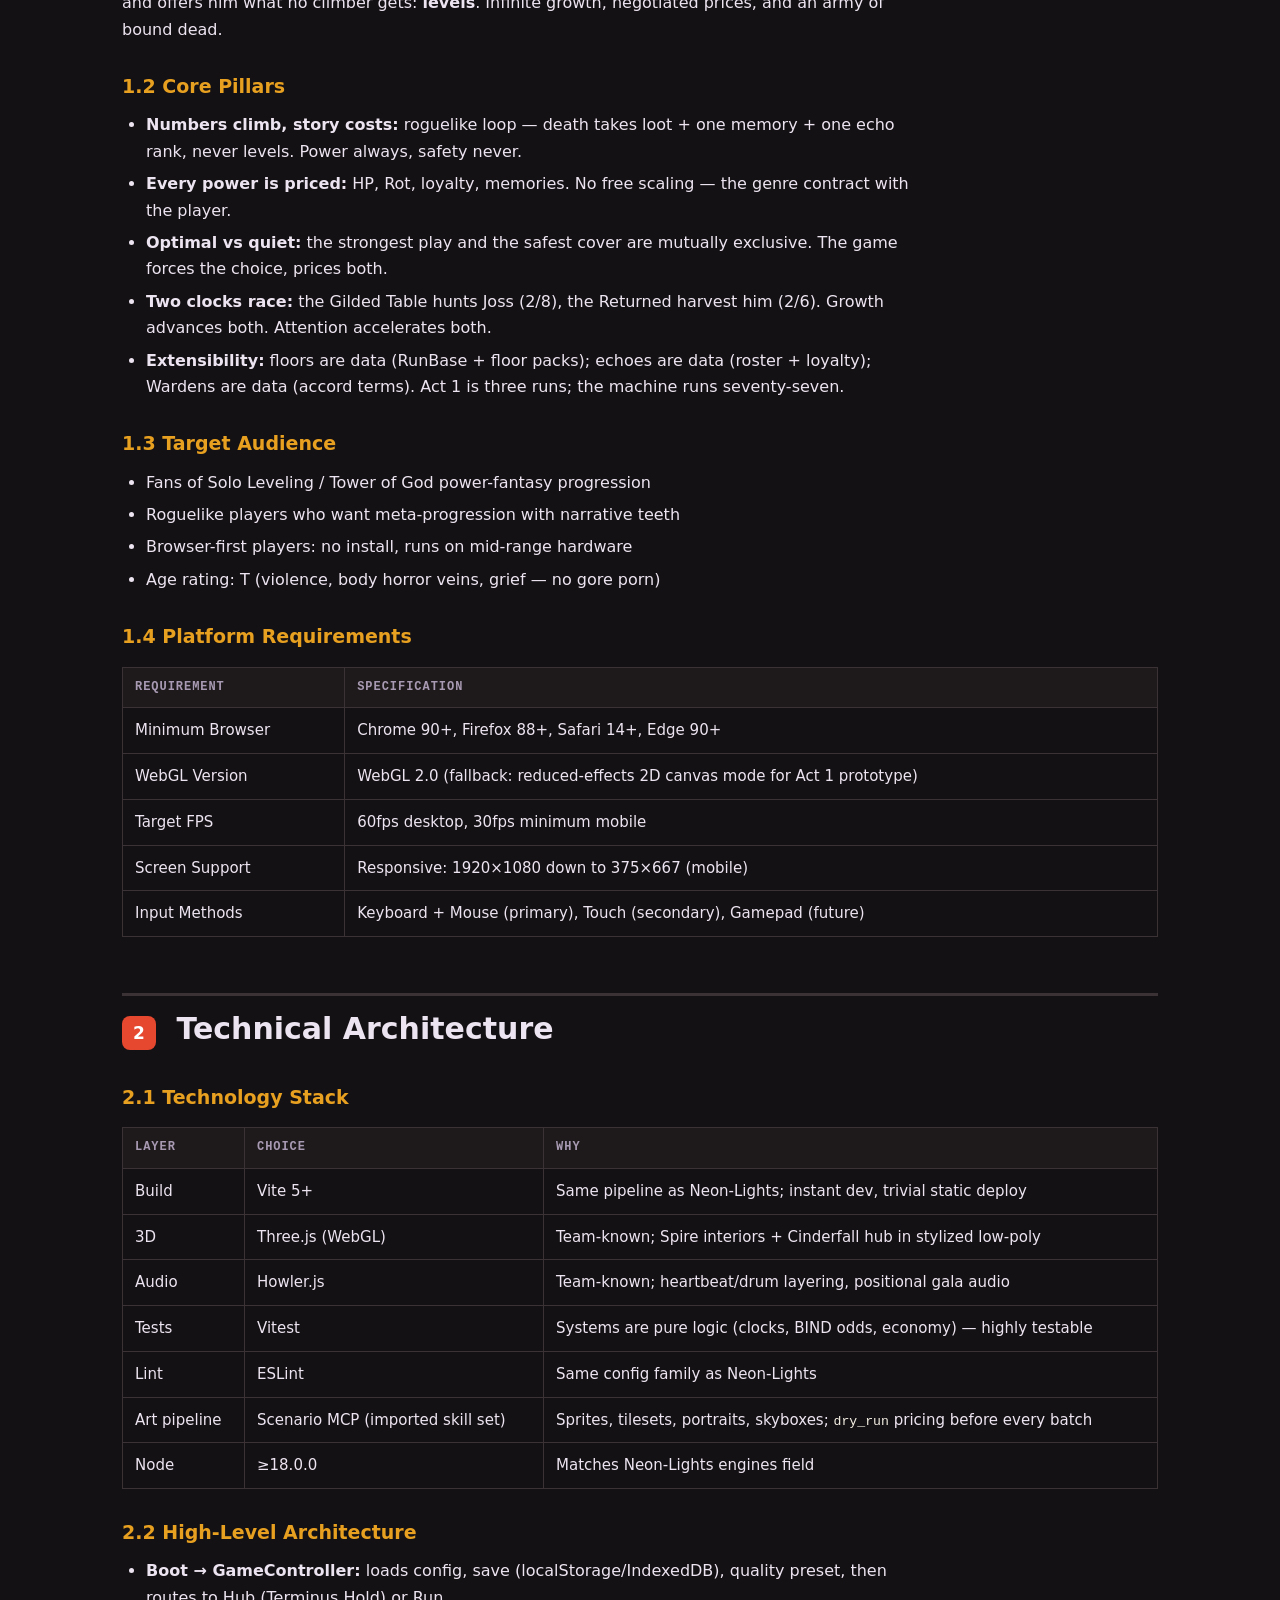
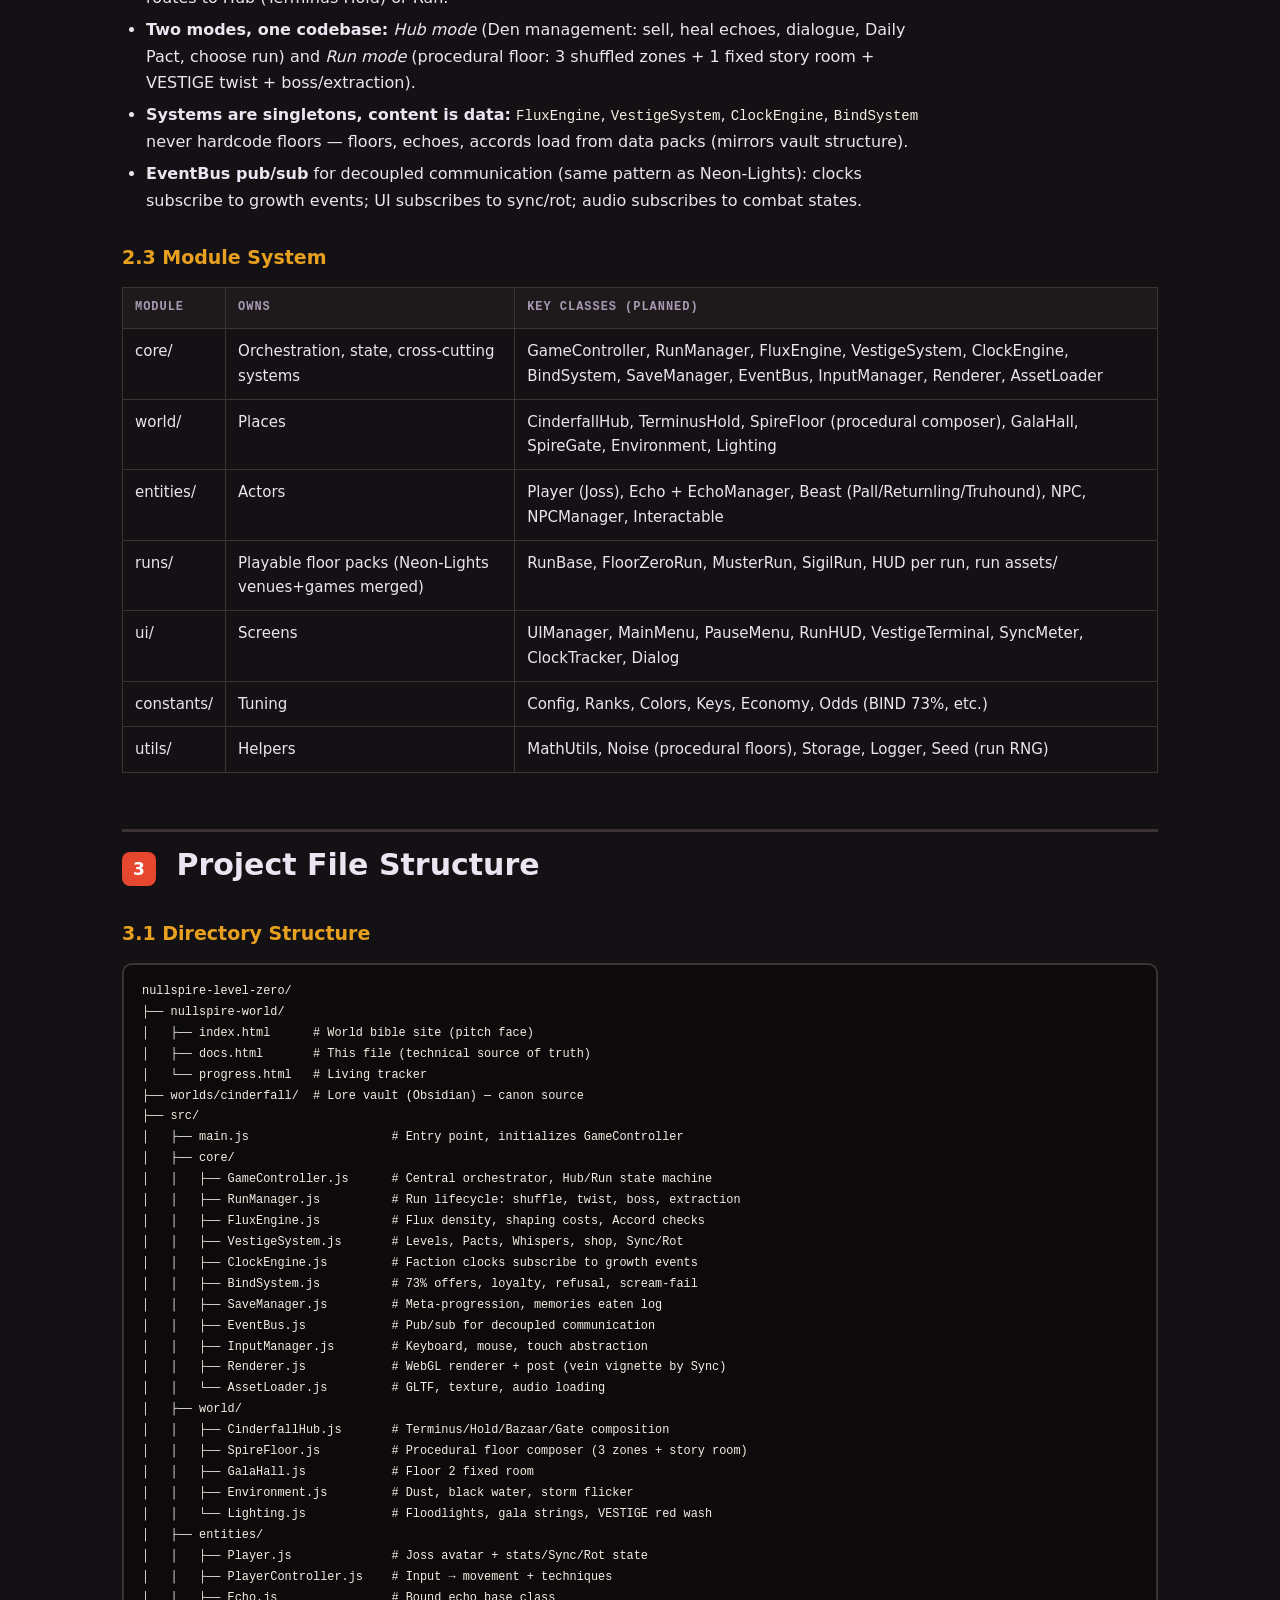
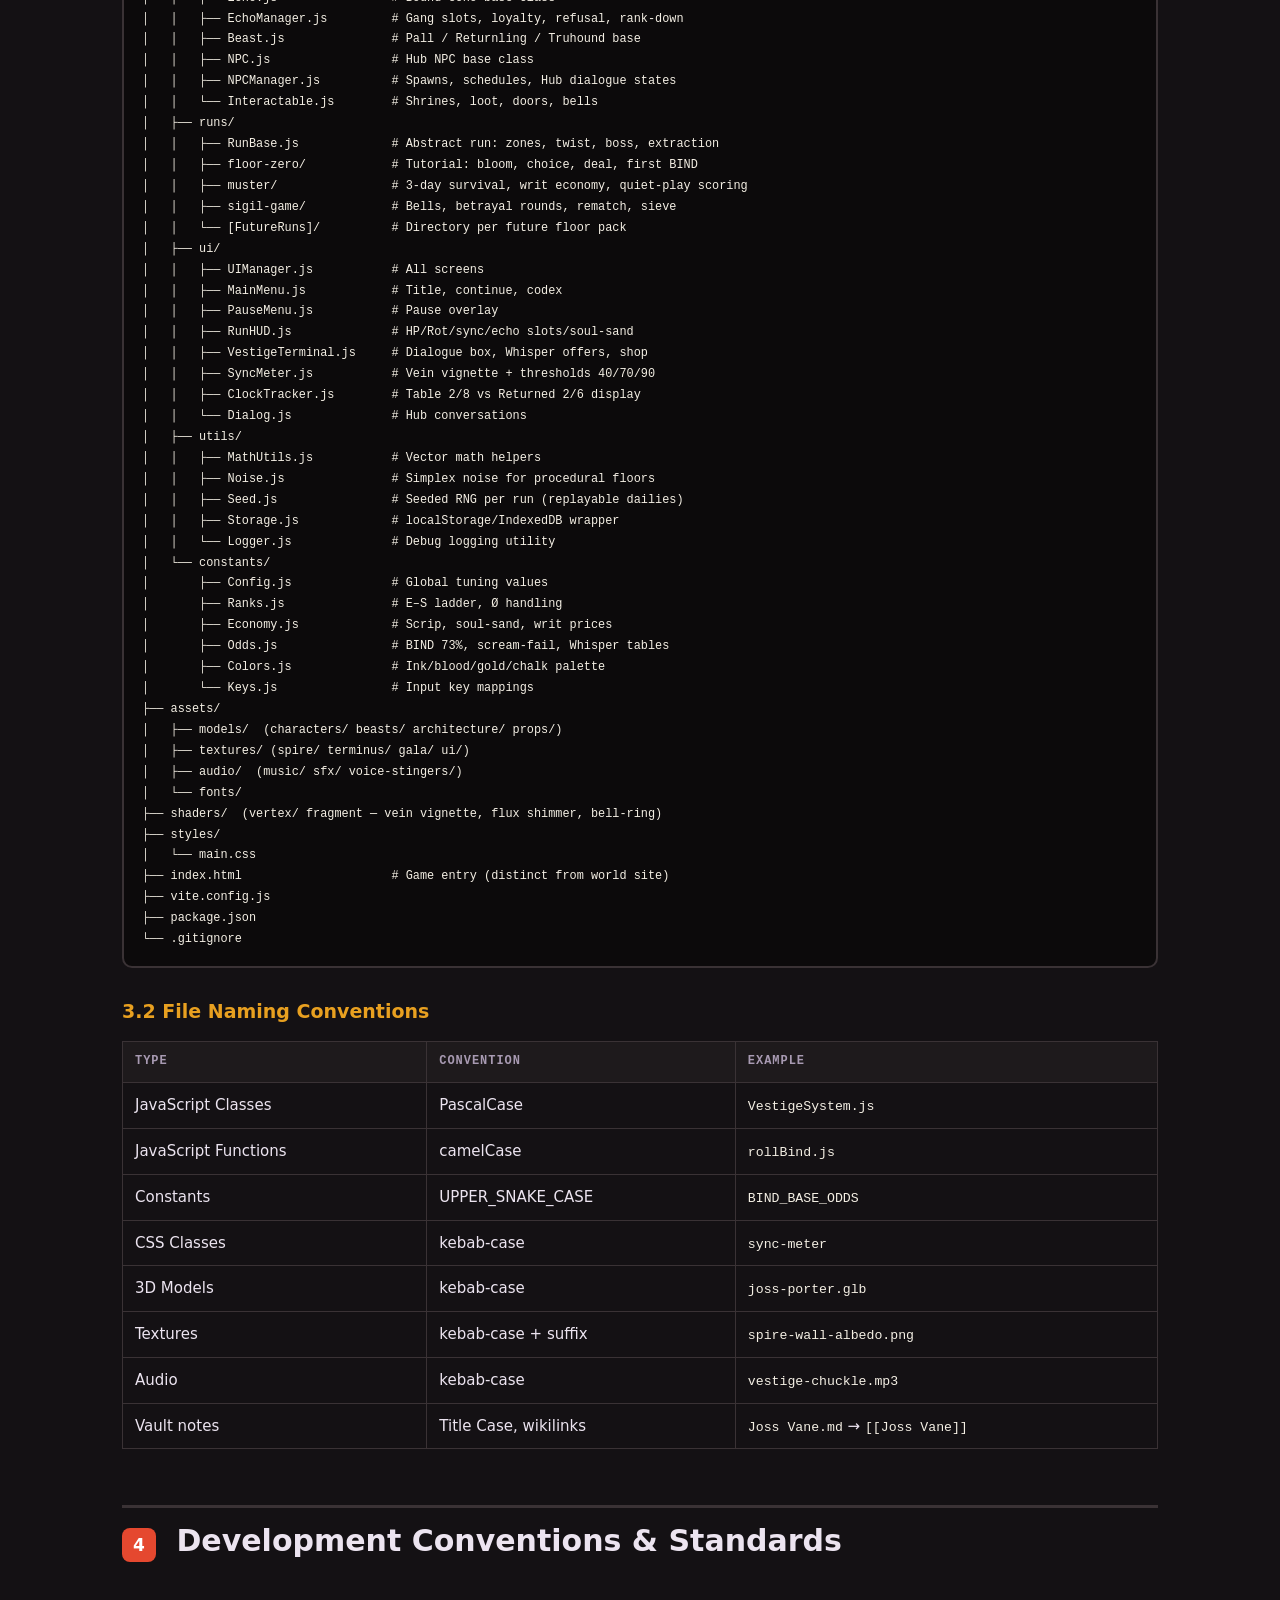
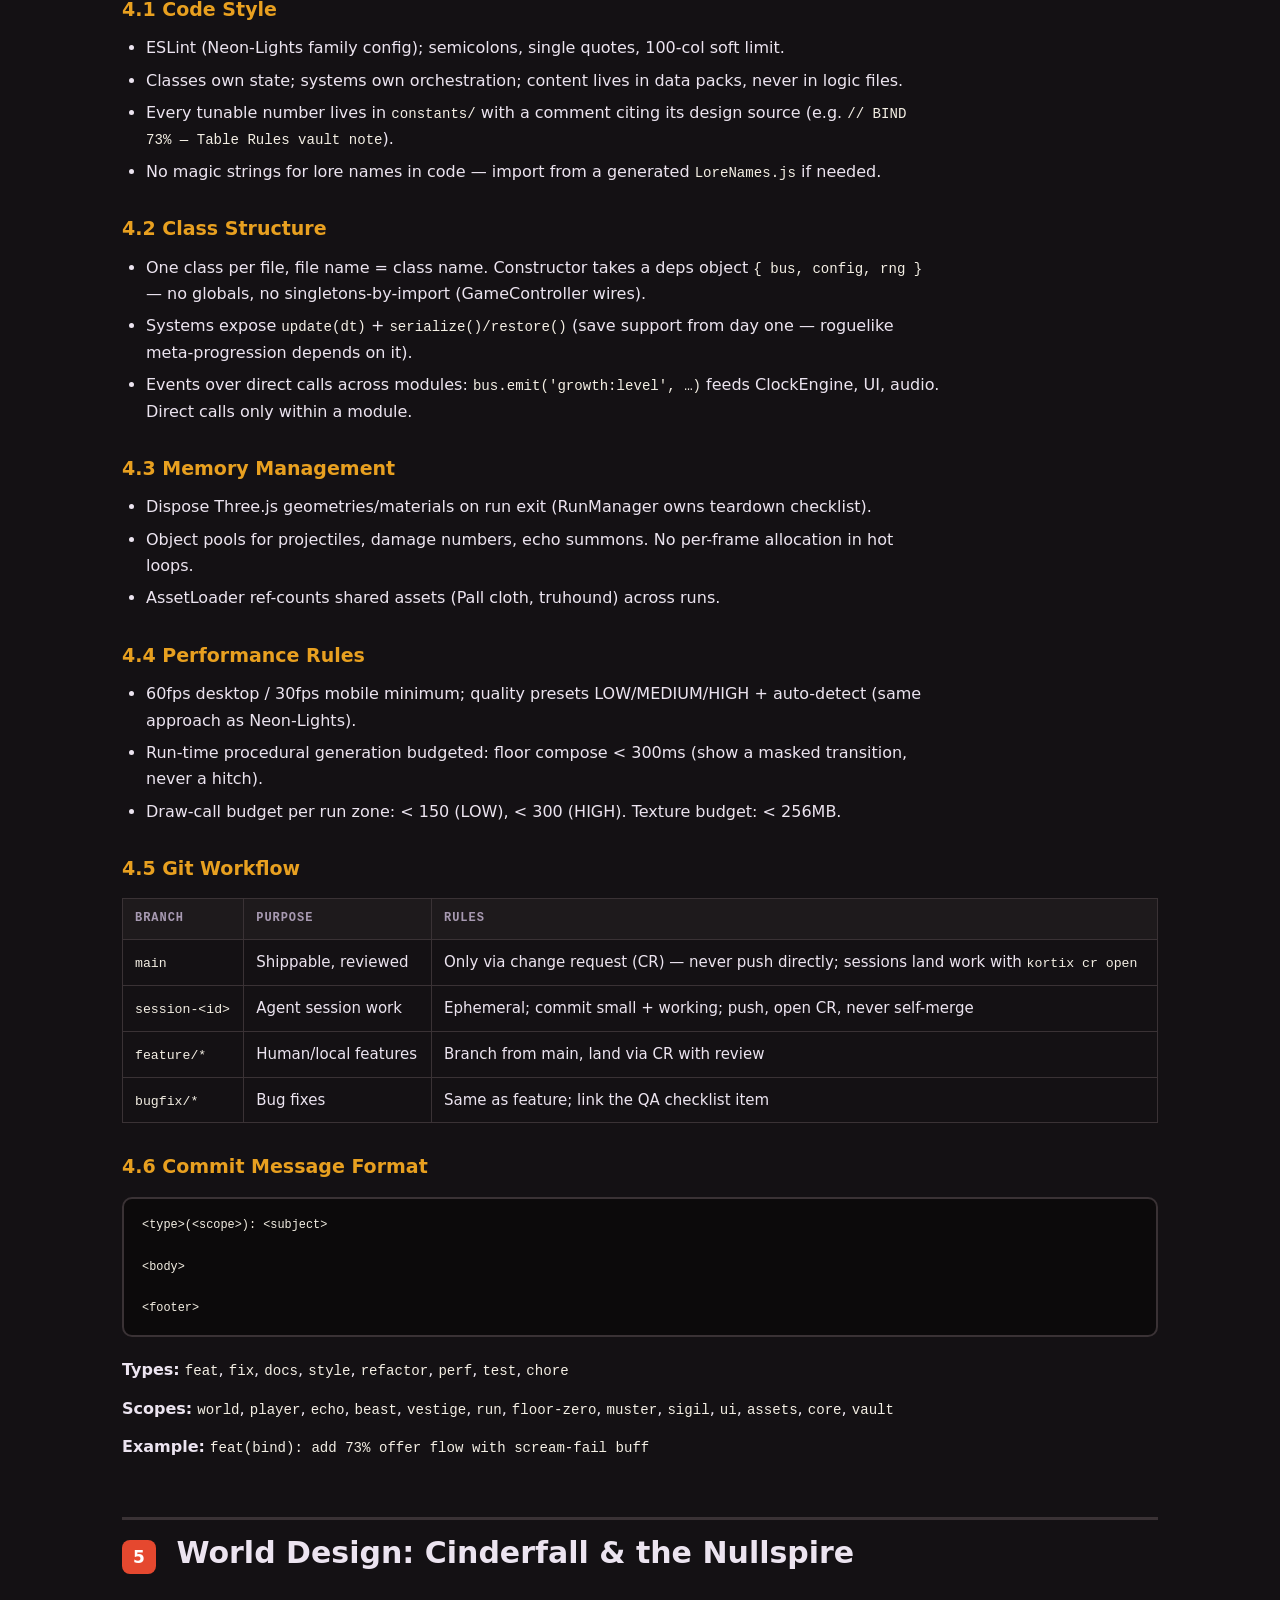
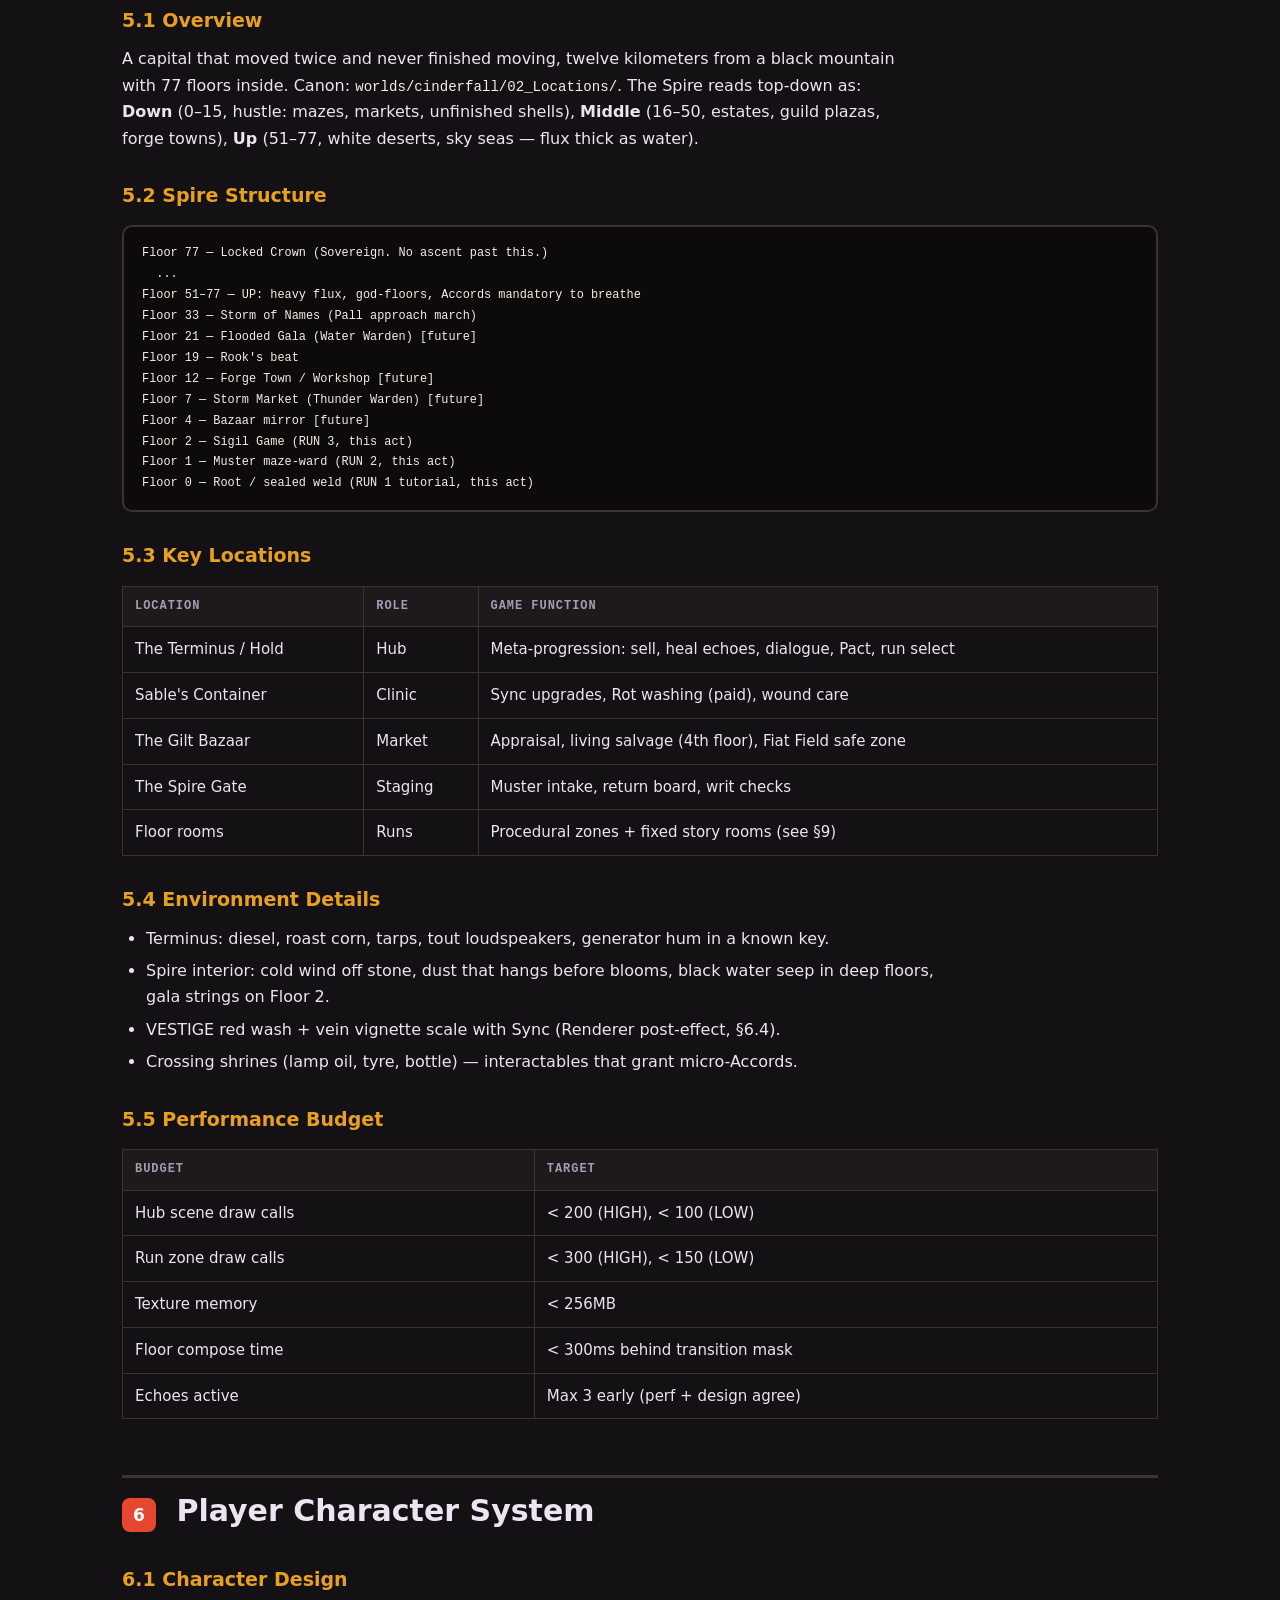
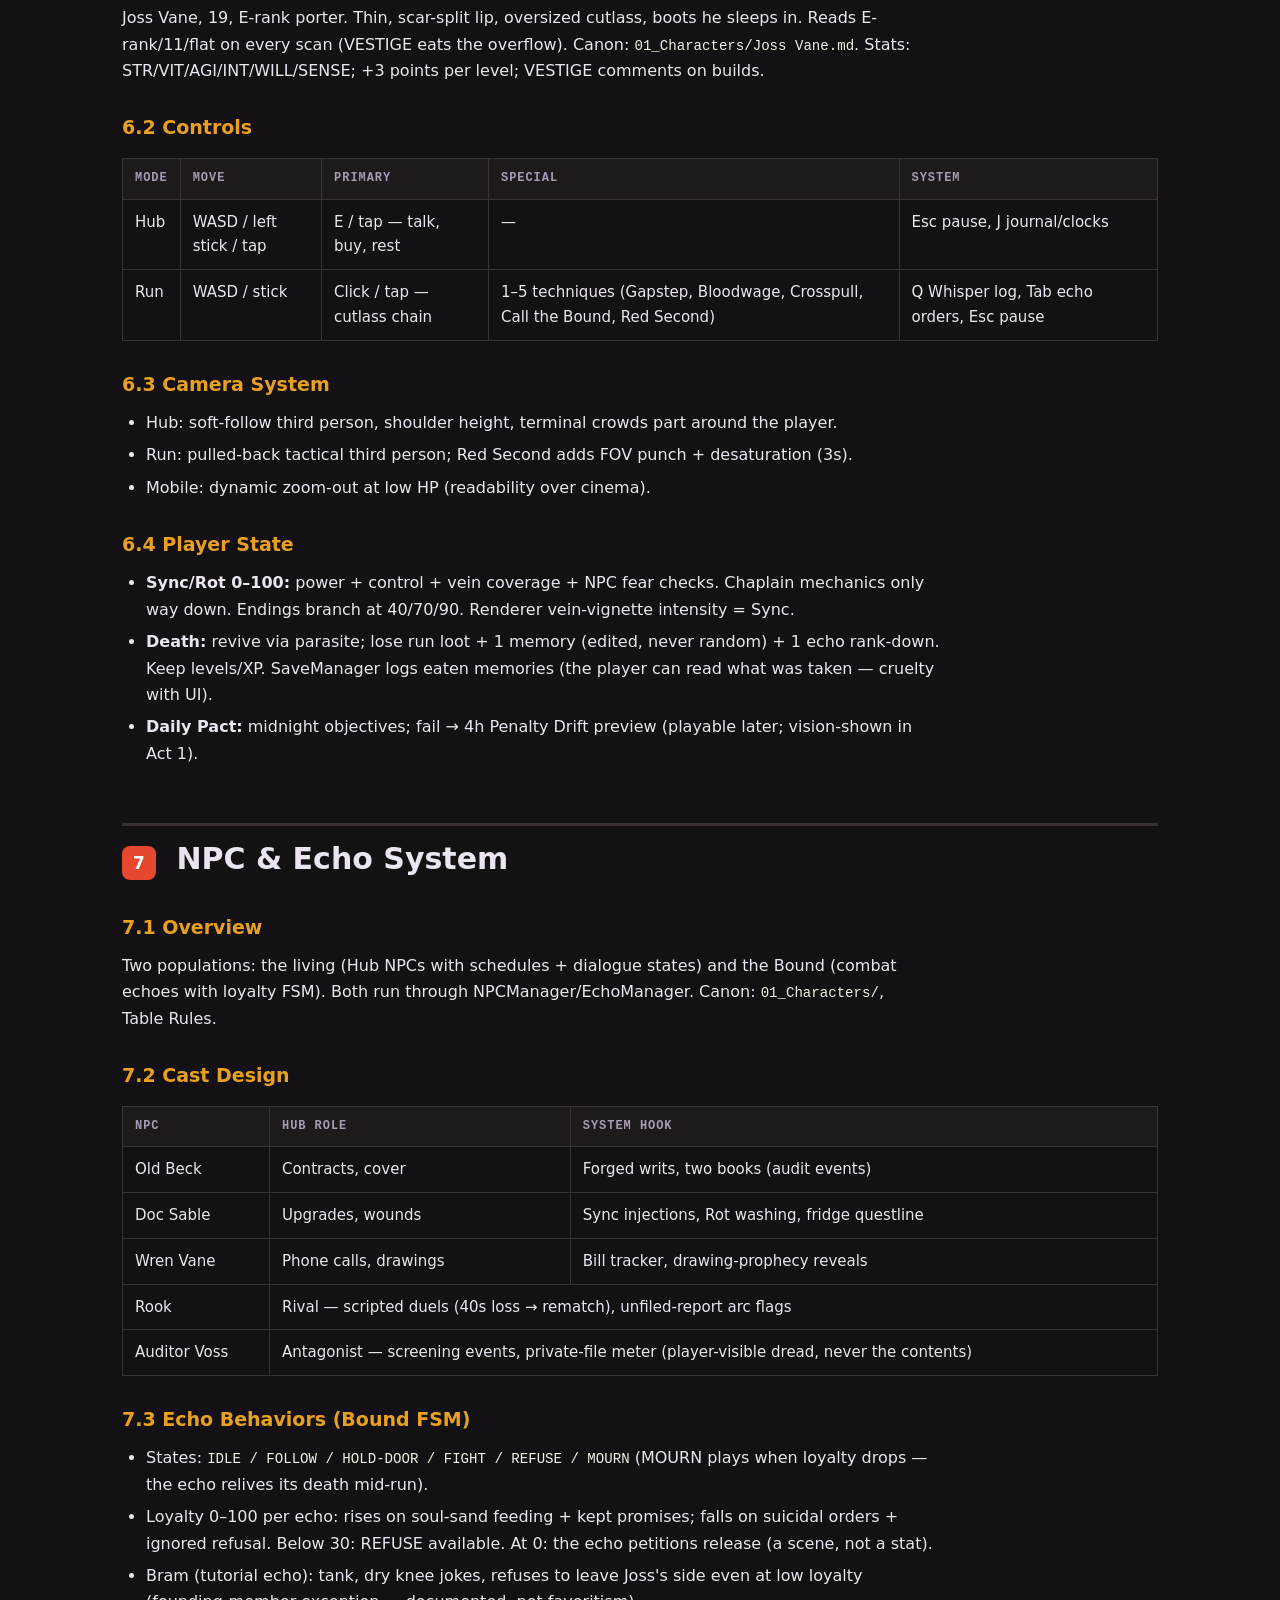
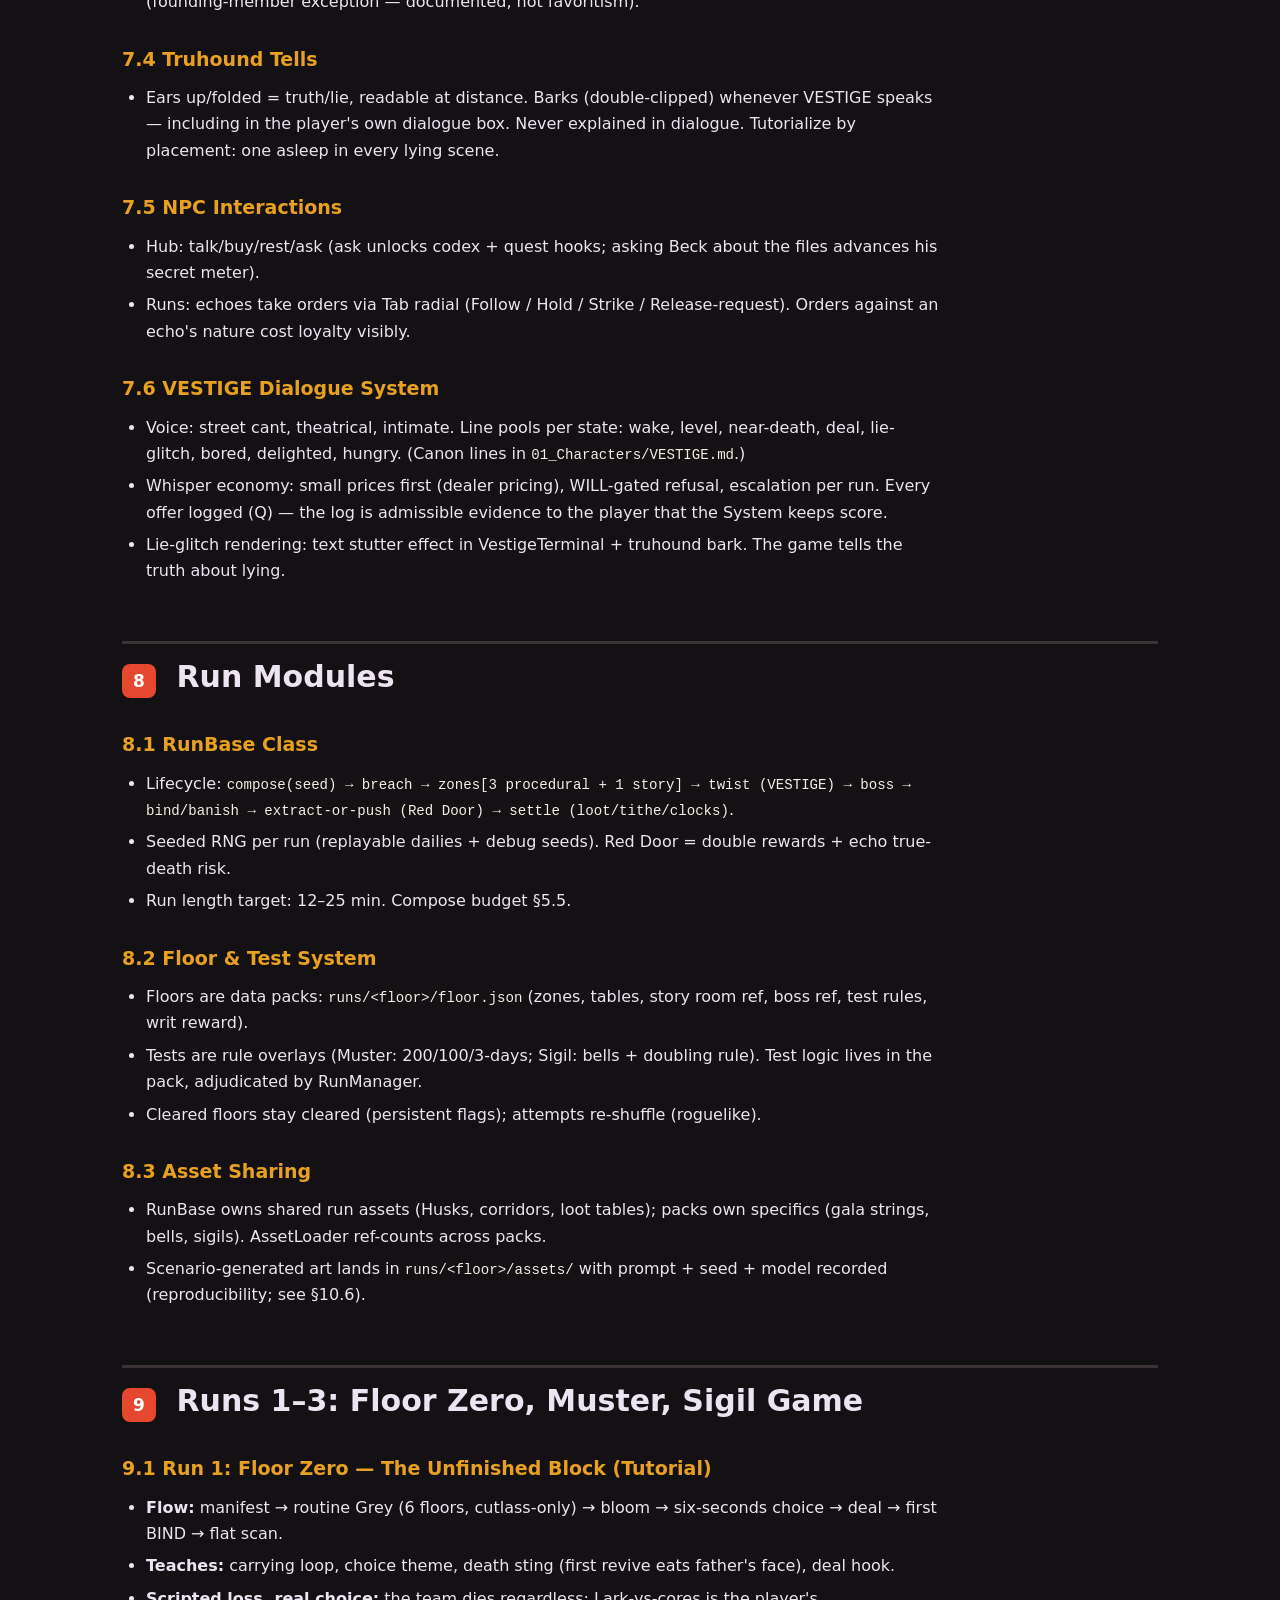
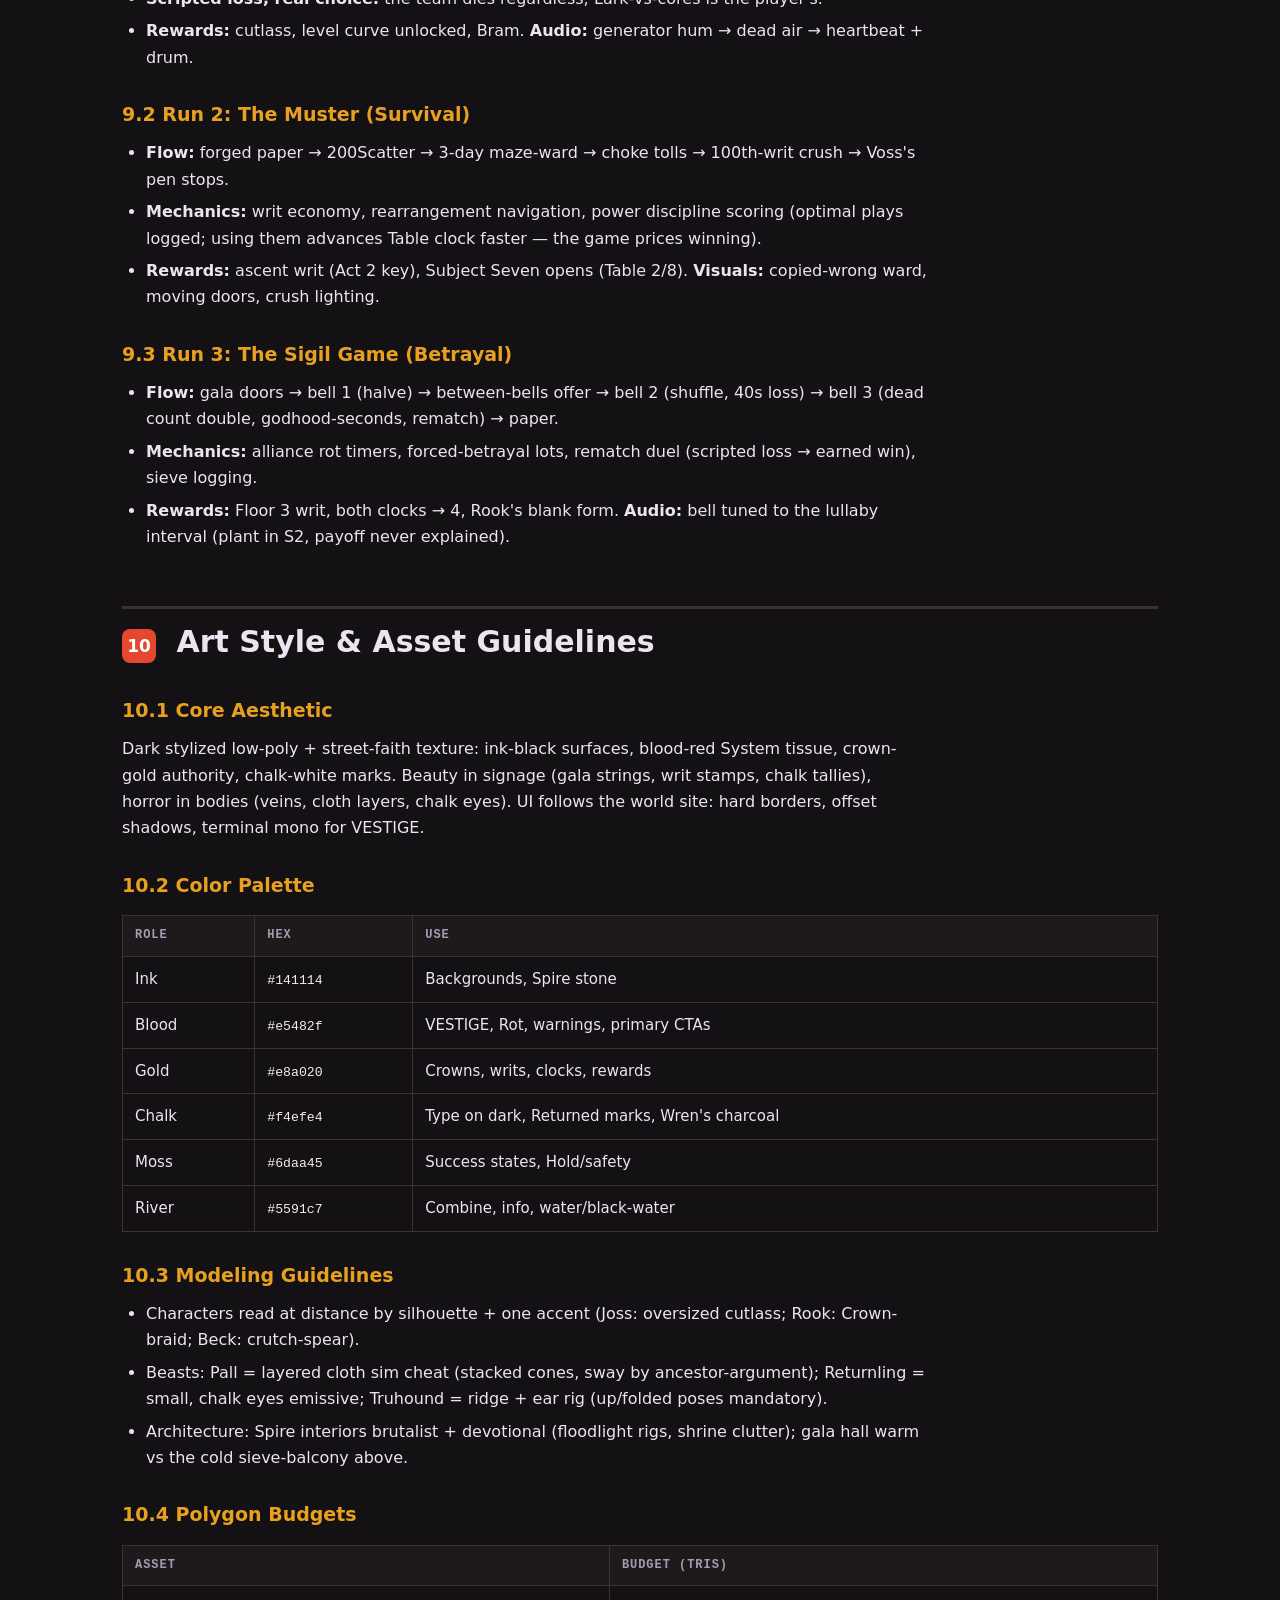
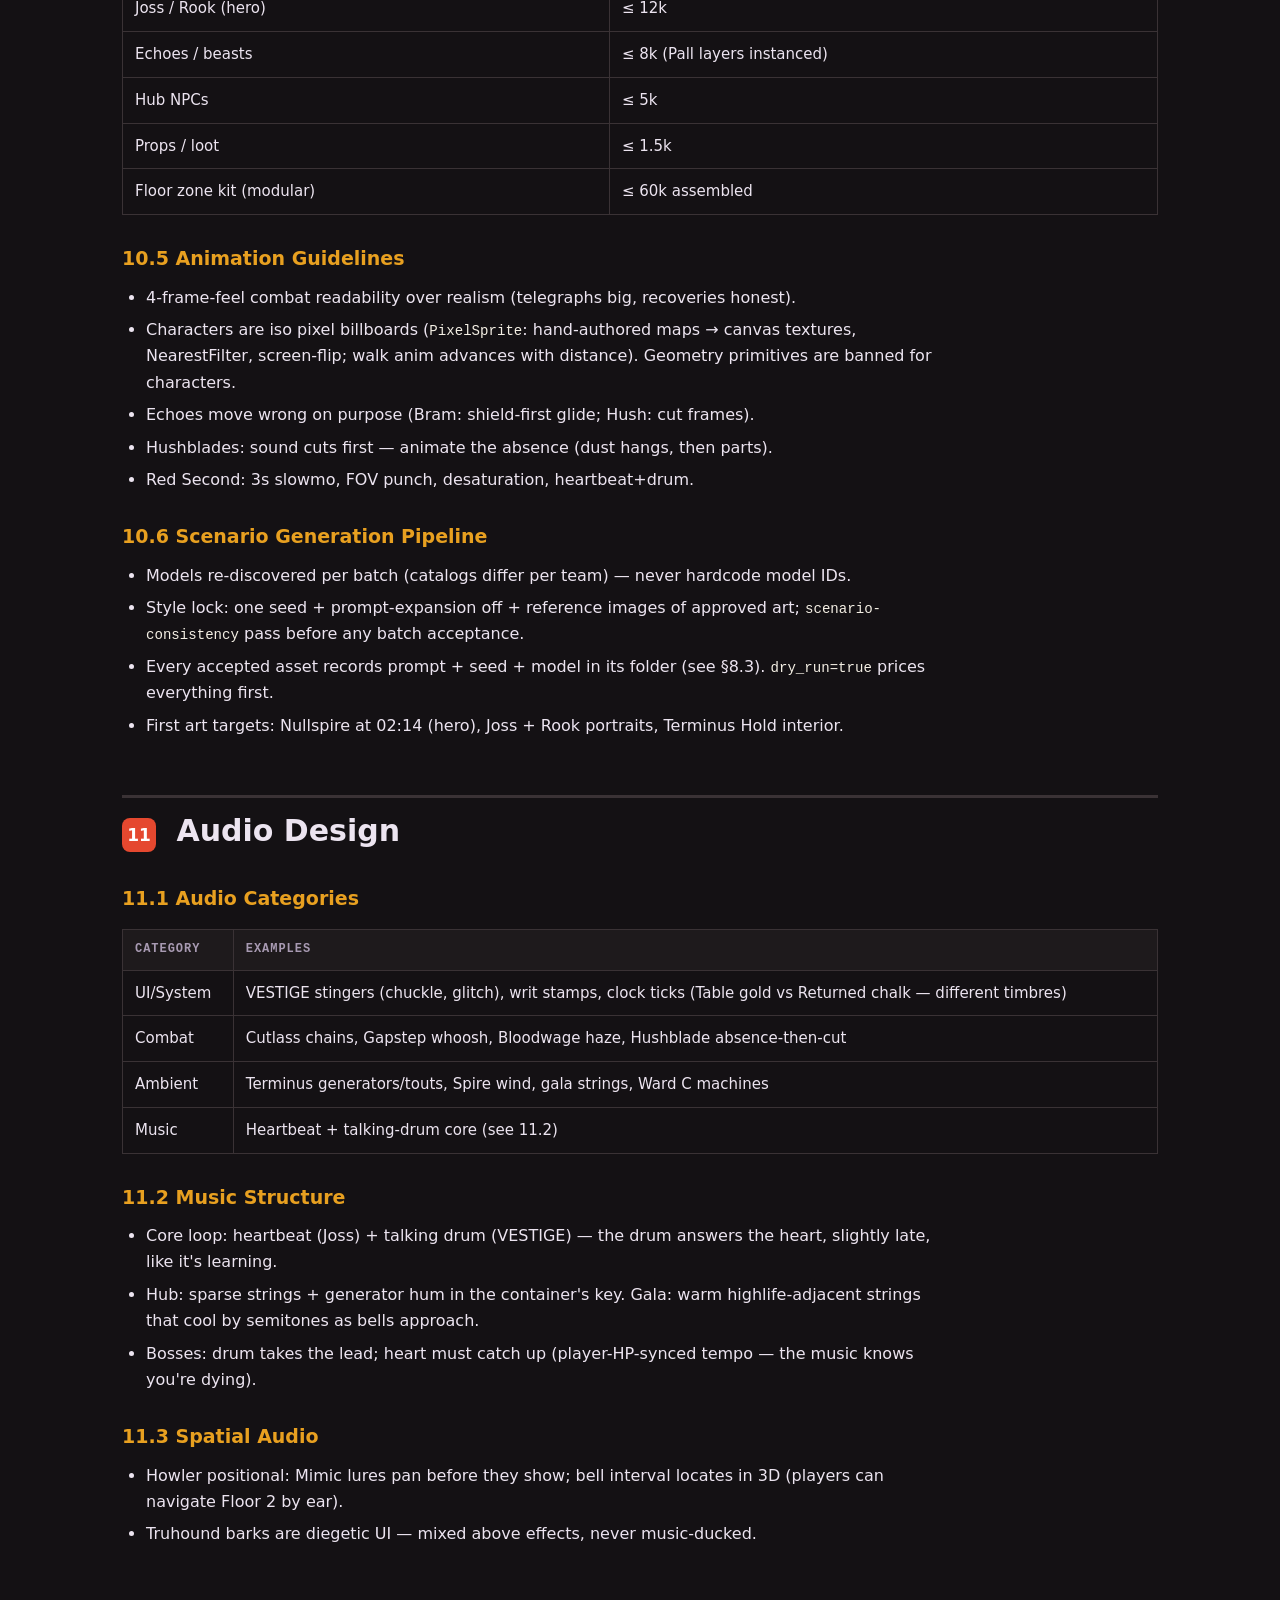
<file: public/assets/aistudio/docs_9c85df9e.html>
<!DOCTYPE html>
<html lang="en">
<head>
<meta charset="UTF-8">
<meta name="viewport" content="width=device-width, initial-scale=1.0">
<title>NULLSPIRE: LEVEL ZERO — Technical Design Documentation</title>
<meta name="description" content="Single source of truth for NULLSPIRE: LEVEL ZERO development — vision, architecture, file structure, conventions, world, player, echoes, runs, art, audio, testing, deployment, roadmap.">
<style>
*{box-sizing:border-box;margin:0;padding:0}
html{scroll-behavior:smooth;scroll-padding-top:20px}
body{font-family:'Segoe UI',system-ui,-apple-system,sans-serif;background:#141114;color:#ece4f0;line-height:1.65;max-width:1080px;margin:0 auto;padding:24px 22px 80px;-webkit-font-smoothing:antialiased}
h1{font-size:clamp(28px,4vw,44px);line-height:1.1;margin:12px 0 16px;letter-spacing:-.01em}
h1 .zero{color:#e5482f}
h2{font-size:clamp(22px,2.6vw,30px);margin:56px 0 16px;padding-top:8px;border-top:3px solid #3a3235}
h3{font-size:19px;margin:28px 0 10px;color:#e8a020}
h4{font-size:16px;margin:18px 0 8px}
p,li{max-width:78ch}
p{margin:0 0 12px}
ul,ol{margin:0 0 14px 24px}
li{margin-bottom:6px}
a{color:#e8a020}
table{width:100%;border-collapse:collapse;margin:14px 0 20px;font-size:15px}
th,td{text-align:left;padding:10px 12px;border:1px solid #3a3235;vertical-align:top}
th{background:#1e1a1c;font-family:'Courier New',monospace;font-size:12px;letter-spacing:.08em;text-transform:uppercase;color:#a89ab2}
td code,li code,p code,pre code{font-family:'Courier New',monospace;font-size:.88em}
pre{background:#0c0a0b;border:2px solid #3a3235;border-radius:10px;padding:16px 18px;overflow-x:auto;margin:14px 0 20px;font-size:13.5px;line-height:1.55}
code{color:#f4efe4}
.version-badge{display:inline-block;font-size:13px;font-family:'Courier New',monospace;background:#e5482f;color:#fff;border-radius:6px;padding:3px 10px;vertical-align:middle;letter-spacing:.06em}
.meta{background:#1e1a1c;border:2px solid #3a3235;border-radius:10px;padding:14px 18px;margin:18px 0;font-size:15px}
.meta a{font-weight:700}
.warning{background:#2a1210;border:2px solid #e5482f;border-radius:10px;padding:14px 18px;margin:18px 0}
.success{background:#12240f;border:2px solid #6daa45;border-radius:10px;padding:14px 18px;margin:18px 0}
.todo{background:#241d08;border:2px dashed #e8a020;border-radius:10px;padding:14px 18px;margin:18px 0}
.toc{background:#1e1a1c;border:2px solid #3a3235;border-radius:10px;padding:18px 22px;margin:22px 0}
.toc h3{margin:0 0 10px;color:#ece4f0}
.toc ul{margin:0;list-style:none;padding:0;display:grid;gap:6px}
.toc a{color:#a89ab2;text-decoration:none;font-weight:600}
.toc a:hover{color:#e8a020}
.section-number{display:inline-grid;place-items:center;width:34px;height:34px;background:#e5482f;color:#fff;border-radius:8px;font-size:17px;margin-right:10px}
footer.doc{margin-top:64px;border-top:3px solid #3a3235;padding-top:18px;color:#a89ab2;font-size:14px}
.priority-high{color:#ff6b9d;font-weight:700}
.priority-medium{color:#e8a020;font-weight:700}
.priority-low{color:#6daa45;font-weight:700}
@media (max-width:640px){body{padding:16px 14px 60px}table{font-size:13.5px}}
</style>
</head>
<body>
<h1>NULLSPIRE: LEVEL ZERO <span class="version-badge">v0.1-docs</span></h1>

<div class="meta">
<strong>Project Type:</strong> Browser-based roguelike RPG (Solo-Leveling × Tower-of-God) |
<strong>Engine:</strong> Three.js (WebGL), Vite |
<strong>Style:</strong> Dark stylized + street-faith |
<strong>Initial Scale:</strong> Act 1 — Floors 0–2 |
<strong>Last Updated:</strong> September 27, 2026<br>
<strong>Progress Tracker:</strong> <a href="progress.html">View Current Progress &rarr;</a> |
<strong>World Bible (pitch face):</strong> <a href="index.html">World Site &rarr;</a> |
<strong>Lore source of truth:</strong> <code>worlds/cinderfall/</code> vault (Obsidian)
</div>

<div class="warning">
<strong>This document is the single source of truth for all development on this project.</strong>
All code changes, asset creation, and design decisions must align with the specifications outlined here.
Lore canon lives in the <code>worlds/cinderfall/</code> vault — this file specifies how that lore becomes a shippable game.
Updates to this document require team discussion.
</div>

<div class="success">
<strong>Implementation Status:</strong> Phase 0 Documentation ~90% Complete<br><br>
<strong>Done:</strong> World vault (28 notes, validator clean), world site (7 sections, interactive), 19 beat-sheet files (Ch.0–2, 16 scenes), Scenario art skill set imported, tech stack + file structure + conventions specified here<br><br>
<strong>Remaining:</strong> Echo roster (20), Warden accords, art direction assets, first playable slice (Floor 0 tutorial fight + BIND)<br><br>
<a href="progress.html">View Full Progress Tracker &rarr;</a>
</div>

<div class="toc">
<h3>Table of Contents</h3>
<ul>
<li><a href="#vision">1. Project Vision &amp; Core Concept</a></li>
<li><a href="#architecture">2. Technical Architecture</a></li>
<li><a href="#structure">3. Project File Structure</a></li>
<li><a href="#conventions">4. Development Conventions &amp; Standards</a></li>
<li><a href="#world">5. World Design: Cinderfall &amp; the Nullspire</a></li>
<li><a href="#player">6. Player Character System</a></li>
<li><a href="#echoes">7. NPC &amp; Echo System</a></li>
<li><a href="#runs">8. Run Modules</a></li>
<li><a href="#run-specs">9. Runs 1–3: Floor Zero, Muster, Sigil Game</a></li>
<li><a href="#art">10. Art Style &amp; Asset Guidelines</a></li>
<li><a href="#audio">11. Audio Design</a></li>
<li><a href="#expansion">12. Expansion Roadmap</a></li>
<li><a href="#testing">13. Testing &amp; QA Procedures</a></li>
<li><a href="#deployment">14. Build &amp; Deployment</a></li>
<li><a href="#roadmap">15. Development Roadmap</a></li>
</ul>
</div>

<h2 id="vision"><span class="section-number">1</span> Project Vision &amp; Core Concept</h2>

<h3>1.1 The Big Idea</h3>
<p><strong>NULLSPIRE: LEVEL ZERO</strong> is a browser-based roguelike RPG. Ten years after a black mountain outside the fictional city of Cinderfall lit up from inside, 77 floors wait within it. You are <strong>Joss Vane</strong>, 19, an E-rank porter nicknamed Coffin — every team he carries for loses someone, except him. After his team dies in a double splinter, a sentient parasite called <strong>VESTIGE</strong> moves into his skull and offers him what no climber gets: <strong>levels</strong>. Infinite growth, negotiated prices, and an army of bound dead.</p>

<h3>1.2 Core Pillars</h3>
<ul>
<li><strong>Numbers climb, story costs:</strong> roguelike loop — death takes loot + one memory + one echo rank, never levels. Power always, safety never.</li>
<li><strong>Every power is priced:</strong> HP, Rot, loyalty, memories. No free scaling — the genre contract with the player.</li>
<li><strong>Optimal vs quiet:</strong> the strongest play and the safest cover are mutually exclusive. The game forces the choice, prices both.</li>
<li><strong>Two clocks race:</strong> the Gilded Table hunts Joss (2/8), the Returned harvest him (2/6). Growth advances both. Attention accelerates both.</li>
<li><strong>Extensibility:</strong> floors are data (RunBase + floor packs); echoes are data (roster + loyalty); Wardens are data (accord terms). Act 1 is three runs; the machine runs seventy-seven.</li>
</ul>

<h3>1.3 Target Audience</h3>
<ul>
<li>Fans of Solo Leveling / Tower of God power-fantasy progression</li>
<li>Roguelike players who want meta-progression with narrative teeth</li>
<li>Browser-first players: no install, runs on mid-range hardware</li>
<li>Age rating: T (violence, body horror veins, grief — no gore porn)</li>
</ul>

<h3>1.4 Platform Requirements</h3>
<table>
<tr><th>Requirement</th><th>Specification</th></tr>
<tr><td>Minimum Browser</td><td>Chrome 90+, Firefox 88+, Safari 14+, Edge 90+</td></tr>
<tr><td>WebGL Version</td><td>WebGL 2.0 (fallback: reduced-effects 2D canvas mode for Act 1 prototype)</td></tr>
<tr><td>Target FPS</td><td>60fps desktop, 30fps minimum mobile</td></tr>
<tr><td>Screen Support</td><td>Responsive: 1920×1080 down to 375×667 (mobile)</td></tr>
<tr><td>Input Methods</td><td>Keyboard + Mouse (primary), Touch (secondary), Gamepad (future)</td></tr>
</table>

<h2 id="architecture"><span class="section-number">2</span> Technical Architecture</h2>

<h3>2.1 Technology Stack</h3>
<table>
<tr><th>Layer</th><th>Choice</th><th>Why</th></tr>
<tr><td>Build</td><td>Vite 5+</td><td>Same pipeline as Neon-Lights; instant dev, trivial static deploy</td></tr>
<tr><td>3D</td><td>Three.js (WebGL)</td><td>Team-known; Spire interiors + Cinderfall hub in stylized low-poly</td></tr>
<tr><td>Audio</td><td>Howler.js</td><td>Team-known; heartbeat/drum layering, positional gala audio</td></tr>
<tr><td>Tests</td><td>Vitest</td><td>Systems are pure logic (clocks, BIND odds, economy) — highly testable</td></tr>
<tr><td>Lint</td><td>ESLint</td><td>Same config family as Neon-Lights</td></tr>
<tr><td>Art pipeline</td><td>Scenario MCP (imported skill set)</td><td>Sprites, tilesets, portraits, skyboxes; <code>dry_run</code> pricing before every batch</td></tr>
<tr><td>Node</td><td>&ge;18.0.0</td><td>Matches Neon-Lights engines field</td></tr>
</table>

<h3>2.2 High-Level Architecture</h3>
<ul>
<li><strong>Boot → GameController:</strong> loads config, save (localStorage/IndexedDB), quality preset, then routes to Hub (Terminus Hold) or Run.</li>
<li><strong>Two modes, one codebase:</strong> <em>Hub mode</em> (Den management: sell, heal echoes, dialogue, Daily Pact, choose run) and <em>Run mode</em> (procedural floor: 3 shuffled zones + 1 fixed story room + VESTIGE twist + boss/extraction).</li>
<li><strong>Systems are singletons, content is data:</strong> <code>FluxEngine</code>, <code>VestigeSystem</code>, <code>ClockEngine</code>, <code>BindSystem</code> never hardcode floors — floors, echoes, accords load from data packs (mirrors vault structure).</li>
<li><strong>EventBus pub/sub</strong> for decoupled communication (same pattern as Neon-Lights): clocks subscribe to growth events; UI subscribes to sync/rot; audio subscribes to combat states.</li>
</ul>

<h3>2.3 Module System</h3>
<table>
<tr><th>Module</th><th>Owns</th><th>Key classes (planned)</th></tr>
<tr><td>core/</td><td>Orchestration, state, cross-cutting systems</td><td>GameController, RunManager, FluxEngine, VestigeSystem, ClockEngine, BindSystem, SaveManager, EventBus, InputManager, Renderer, AssetLoader</td></tr>
<tr><td>world/</td><td>Places</td><td>CinderfallHub, TerminusHold, SpireFloor (procedural composer), GalaHall, SpireGate, Environment, Lighting</td></tr>
<tr><td>entities/</td><td>Actors</td><td>Player (Joss), Echo + EchoManager, Beast (Pall/Returnling/Truhound), NPC, NPCManager, Interactable</td></tr>
<tr><td>runs/</td><td>Playable floor packs (Neon-Lights venues+games merged)</td><td>RunBase, FloorZeroRun, MusterRun, SigilRun, HUD per run, run assets/</td></tr>
<tr><td>ui/</td><td>Screens</td><td>UIManager, MainMenu, PauseMenu, RunHUD, VestigeTerminal, SyncMeter, ClockTracker, Dialog</td></tr>
<tr><td>constants/</td><td>Tuning</td><td>Config, Ranks, Colors, Keys, Economy, Odds (BIND 73%, etc.)</td></tr>
<tr><td>utils/</td><td>Helpers</td><td>MathUtils, Noise (procedural floors), Storage, Logger, Seed (run RNG)</td></tr>
</table>

<h2 id="structure"><span class="section-number">3</span> Project File Structure</h2>

<h3>3.1 Directory Structure</h3>
<pre><code>nullspire-level-zero/
├── nullspire-world/
│   ├── index.html      # World bible site (pitch face)
│   ├── docs.html       # This file (technical source of truth)
│   └── progress.html   # Living tracker
├── worlds/cinderfall/  # Lore vault (Obsidian) — canon source
├── src/
│   ├── main.js                    # Entry point, initializes GameController
│   ├── core/
│   │   ├── GameController.js      # Central orchestrator, Hub/Run state machine
│   │   ├── RunManager.js          # Run lifecycle: shuffle, twist, boss, extraction
│   │   ├── FluxEngine.js          # Flux density, shaping costs, Accord checks
│   │   ├── VestigeSystem.js       # Levels, Pacts, Whispers, shop, Sync/Rot
│   │   ├── ClockEngine.js         # Faction clocks subscribe to growth events
│   │   ├── BindSystem.js          # 73% offers, loyalty, refusal, scream-fail
│   │   ├── SaveManager.js         # Meta-progression, memories eaten log
│   │   ├── EventBus.js            # Pub/sub for decoupled communication
│   │   ├── InputManager.js        # Keyboard, mouse, touch abstraction
│   │   ├── Renderer.js            # WebGL renderer + post (vein vignette by Sync)
│   │   └── AssetLoader.js         # GLTF, texture, audio loading
│   ├── world/
│   │   ├── CinderfallHub.js       # Terminus/Hold/Bazaar/Gate composition
│   │   ├── SpireFloor.js          # Procedural floor composer (3 zones + story room)
│   │   ├── GalaHall.js            # Floor 2 fixed room
│   │   ├── Environment.js         # Dust, black water, storm flicker
│   │   └── Lighting.js            # Floodlights, gala strings, VESTIGE red wash
│   ├── entities/
│   │   ├── Player.js              # Joss avatar + stats/Sync/Rot state
│   │   ├── PlayerController.js    # Input → movement + techniques
│   │   ├── Echo.js                # Bound echo base class
│   │   ├── EchoManager.js         # Gang slots, loyalty, refusal, rank-down
│   │   ├── Beast.js               # Pall / Returnling / Truhound base
│   │   ├── NPC.js                 # Hub NPC base class
│   │   ├── NPCManager.js          # Spawns, schedules, Hub dialogue states
│   │   └── Interactable.js        # Shrines, loot, doors, bells
│   ├── runs/
│   │   ├── RunBase.js             # Abstract run: zones, twist, boss, extraction
│   │   ├── floor-zero/            # Tutorial: bloom, choice, deal, first BIND
│   │   ├── muster/                # 3-day survival, writ economy, quiet-play scoring
│   │   ├── sigil-game/            # Bells, betrayal rounds, rematch, sieve
│   │   └── [FutureRuns]/          # Directory per future floor pack
│   ├── ui/
│   │   ├── UIManager.js           # All screens
│   │   ├── MainMenu.js            # Title, continue, codex
│   │   ├── PauseMenu.js           # Pause overlay
│   │   ├── RunHUD.js              # HP/Rot/sync/echo slots/soul-sand
│   │   ├── VestigeTerminal.js     # Dialogue box, Whisper offers, shop
│   │   ├── SyncMeter.js           # Vein vignette + thresholds 40/70/90
│   │   ├── ClockTracker.js        # Table 2/8 vs Returned 2/6 display
│   │   └── Dialog.js              # Hub conversations
│   ├── utils/
│   │   ├── MathUtils.js           # Vector math helpers
│   │   ├── Noise.js               # Simplex noise for procedural floors
│   │   ├── Seed.js                # Seeded RNG per run (replayable dailies)
│   │   ├── Storage.js             # localStorage/IndexedDB wrapper
│   │   └── Logger.js              # Debug logging utility
│   └── constants/
│       ├── Config.js              # Global tuning values
│       ├── Ranks.js               # E–S ladder, Ø handling
│       ├── Economy.js             # Scrip, soul-sand, writ prices
│       ├── Odds.js                # BIND 73%, scream-fail, Whisper tables
│       ├── Colors.js              # Ink/blood/gold/chalk palette
│       └── Keys.js                # Input key mappings
├── assets/
│   ├── models/  (characters/ beasts/ architecture/ props/)
│   ├── textures/ (spire/ terminus/ gala/ ui/)
│   ├── audio/  (music/ sfx/ voice-stingers/)
│   └── fonts/
├── shaders/  (vertex/ fragment — vein vignette, flux shimmer, bell-ring)
├── styles/
│   └── main.css
├── index.html                     # Game entry (distinct from world site)
├── vite.config.js
├── package.json
└── .gitignore</code></pre>

<h3>3.2 File Naming Conventions</h3>
<table>
<tr><th>Type</th><th>Convention</th><th>Example</th></tr>
<tr><td>JavaScript Classes</td><td>PascalCase</td><td><code>VestigeSystem.js</code></td></tr>
<tr><td>JavaScript Functions</td><td>camelCase</td><td><code>rollBind.js</code></td></tr>
<tr><td>Constants</td><td>UPPER_SNAKE_CASE</td><td><code>BIND_BASE_ODDS</code></td></tr>
<tr><td>CSS Classes</td><td>kebab-case</td><td><code>sync-meter</code></td></tr>
<tr><td>3D Models</td><td>kebab-case</td><td><code>joss-porter.glb</code></td></tr>
<tr><td>Textures</td><td>kebab-case + suffix</td><td><code>spire-wall-albedo.png</code></td></tr>
<tr><td>Audio</td><td>kebab-case</td><td><code>vestige-chuckle.mp3</code></td></tr>
<tr><td>Vault notes</td><td>Title Case, wikilinks</td><td><code>Joss Vane.md</code> → <code>[[Joss Vane]]</code></td></tr>
</table>

<h2 id="conventions"><span class="section-number">4</span> Development Conventions &amp; Standards</h2>

<h3>4.1 Code Style</h3>
<ul>
<li>ESLint (Neon-Lights family config); semicolons, single quotes, 100-col soft limit.</li>
<li>Classes own state; systems own orchestration; content lives in data packs, never in logic files.</li>
<li>Every tunable number lives in <code>constants/</code> with a comment citing its design source (e.g. <code>// BIND 73% — Table Rules vault note</code>).</li>
<li>No magic strings for lore names in code — import from a generated <code>LoreNames.js</code> if needed.</li>
</ul>

<h3>4.2 Class Structure</h3>
<ul>
<li>One class per file, file name = class name. Constructor takes a deps object <code>{ bus, config, rng }</code> — no globals, no singletons-by-import (GameController wires).</li>
<li>Systems expose <code>update(dt)</code> + <code>serialize()/restore()</code> (save support from day one — roguelike meta-progression depends on it).</li>
<li>Events over direct calls across modules: <code>bus.emit('growth:level', …)</code> feeds ClockEngine, UI, audio. Direct calls only within a module.</li>
</ul>

<h3>4.3 Memory Management</h3>
<ul>
<li>Dispose Three.js geometries/materials on run exit (RunManager owns teardown checklist).</li>
<li>Object pools for projectiles, damage numbers, echo summons. No per-frame allocation in hot loops.</li>
<li>AssetLoader ref-counts shared assets (Pall cloth, truhound) across runs.</li>
</ul>

<h3>4.4 Performance Rules</h3>
<ul>
<li>60fps desktop / 30fps mobile minimum; quality presets LOW/MEDIUM/HIGH + auto-detect (same approach as Neon-Lights).</li>
<li>Run-time procedural generation budgeted: floor compose &lt; 300ms (show a masked transition, never a hitch).</li>
<li>Draw-call budget per run zone: &lt; 150 (LOW), &lt; 300 (HIGH). Texture budget: &lt; 256MB.</li>
</ul>

<h3>4.5 Git Workflow</h3>
<table>
<tr><th>Branch</th><th>Purpose</th><th>Rules</th></tr>
<tr><td><code>main</code></td><td>Shippable, reviewed</td><td>Only via change request (CR) — never push directly; sessions land work with <code>kortix cr open</code></td></tr>
<tr><td><code>session-&lt;id&gt;</code></td><td>Agent session work</td><td>Ephemeral; commit small + working; push, open CR, never self-merge</td></tr>
<tr><td><code>feature/*</code></td><td>Human/local features</td><td>Branch from main, land via CR with review</td></tr>
<tr><td><code>bugfix/*</code></td><td>Bug fixes</td><td>Same as feature; link the QA checklist item</td></tr>
</table>

<h3>4.6 Commit Message Format</h3>
<pre><code>&lt;type&gt;(&lt;scope&gt;): &lt;subject&gt;

&lt;body&gt;

&lt;footer&gt;</code></pre>
<p><strong>Types:</strong> <code>feat</code>, <code>fix</code>, <code>docs</code>, <code>style</code>, <code>refactor</code>, <code>perf</code>, <code>test</code>, <code>chore</code></p>
<p><strong>Scopes:</strong> <code>world</code>, <code>player</code>, <code>echo</code>, <code>beast</code>, <code>vestige</code>, <code>run</code>, <code>floor-zero</code>, <code>muster</code>, <code>sigil</code>, <code>ui</code>, <code>assets</code>, <code>core</code>, <code>vault</code></p>
<p><strong>Example:</strong> <code>feat(bind): add 73% offer flow with scream-fail buff</code></p>

<h2 id="world"><span class="section-number">5</span> World Design: Cinderfall &amp; the Nullspire</h2>

<h3>5.1 Overview</h3>
<p>A capital that moved twice and never finished moving, twelve kilometers from a black mountain with 77 floors inside. Canon: <code>worlds/cinderfall/02_Locations/</code>. The Spire reads top-down as: <strong>Down</strong> (0–15, hustle: mazes, markets, unfinished shells), <strong>Middle</strong> (16–50, estates, guild plazas, forge towns), <strong>Up</strong> (51–77, white deserts, sky seas — flux thick as water).</p>

<h3>5.2 Spire Structure</h3>
<pre><code>Floor 77 — Locked Crown (Sovereign. No ascent past this.)
  ...
Floor 51–77 — UP: heavy flux, god-floors, Accords mandatory to breathe
Floor 33 — Storm of Names (Pall approach march)
Floor 21 — Flooded Gala (Water Warden) [future]
Floor 19 — Rook's beat
Floor 12 — Forge Town / Workshop [future]
Floor 7 — Storm Market (Thunder Warden) [future]
Floor 4 — Bazaar mirror [future]
Floor 2 — Sigil Game (RUN 3, this act)
Floor 1 — Muster maze-ward (RUN 2, this act)
Floor 0 — Root / sealed weld (RUN 1 tutorial, this act)</code></pre>

<h3>5.3 Key Locations</h3>
<table>
<tr><th>Location</th><th>Role</th><th>Game function</th></tr>
<tr><td>The Terminus / Hold</td><td>Hub</td><td>Meta-progression: sell, heal echoes, dialogue, Pact, run select</td></tr>
<tr><td>Sable's Container</td><td>Clinic</td><td>Sync upgrades, Rot washing (paid), wound care</td></tr>
<tr><td>The Gilt Bazaar</td><td>Market</td><td>Appraisal, living salvage (4th floor), Fiat Field safe zone</td></tr>
<tr><td>The Spire Gate</td><td>Staging</td><td>Muster intake, return board, writ checks</td></tr>
<tr><td>Floor rooms</td><td>Runs</td><td>Procedural zones + fixed story rooms (see §9)</td></tr>
</table>

<h3>5.4 Environment Details</h3>
<ul>
<li>Terminus: diesel, roast corn, tarps, tout loudspeakers, generator hum in a known key.</li>
<li>Spire interior: cold wind off stone, dust that hangs before blooms, black water seep in deep floors, gala strings on Floor 2.</li>
<li>VESTIGE red wash + vein vignette scale with Sync (Renderer post-effect, §6.4).</li>
<li>Crossing shrines (lamp oil, tyre, bottle) — interactables that grant micro-Accords.</li>
</ul>

<h3>5.5 Performance Budget</h3>
<table>
<tr><th>Budget</th><th>Target</th></tr>
<tr><td>Hub scene draw calls</td><td>&lt; 200 (HIGH), &lt; 100 (LOW)</td></tr>
<tr><td>Run zone draw calls</td><td>&lt; 300 (HIGH), &lt; 150 (LOW)</td></tr>
<tr><td>Texture memory</td><td>&lt; 256MB</td></tr>
<tr><td>Floor compose time</td><td>&lt; 300ms behind transition mask</td></tr>
<tr><td>Echoes active</td><td>Max 3 early (perf + design agree)</td></tr>
</table>

<h2 id="player"><span class="section-number">6</span> Player Character System</h2>

<h3>6.1 Character Design</h3>
<p>Joss Vane, 19, E-rank porter. Thin, scar-split lip, oversized cutlass, boots he sleeps in. Reads E-rank/11/flat on every scan (VESTIGE eats the overflow). Canon: <code>01_Characters/Joss Vane.md</code>. Stats: STR/VIT/AGI/INT/WILL/SENSE; +3 points per level; VESTIGE comments on builds.</p>

<h3>6.2 Controls</h3>
<table>
<tr><th>Mode</th><th>Move</th><th>Primary</th><th>Special</th><th>System</th></tr>
<tr><td>Hub</td><td>WASD / left stick / tap</td><td>E / tap — talk, buy, rest</td><td>—</td><td>Esc pause, J journal/clocks</td></tr>
<tr><td>Run</td><td>WASD / stick</td><td>Click / tap — cutlass chain</td><td>1–5 techniques (Gapstep, Bloodwage, Crosspull, Call the Bound, Red Second)</td><td>Q Whisper log, Tab echo orders, Esc pause</td></tr>
</table>

<h3>6.3 Camera System</h3>
<ul>
<li>Hub: soft-follow third person, shoulder height, terminal crowds part around the player.</li>
<li>Run: pulled-back tactical third person; Red Second adds FOV punch + desaturation (3s).</li>
<li>Mobile: dynamic zoom-out at low HP (readability over cinema).</li>
</ul>

<h3>6.4 Player State</h3>
<ul>
<li><strong>Sync/Rot 0–100:</strong> power + control + vein coverage + NPC fear checks. Chaplain mechanics only way down. Endings branch at 40/70/90. Renderer vein-vignette intensity = Sync.</li>
<li><strong>Death:</strong> revive via parasite; lose run loot + 1 memory (edited, never random) + 1 echo rank-down. Keep levels/XP. SaveManager logs eaten memories (the player can read what was taken — cruelty with UI).</li>
<li><strong>Daily Pact:</strong> midnight objectives; fail → 4h Penalty Drift preview (playable later; vision-shown in Act 1).</li>
</ul>

<h2 id="echoes"><span class="section-number">7</span> NPC &amp; Echo System</h2>

<h3>7.1 Overview</h3>
<p>Two populations: the living (Hub NPCs with schedules + dialogue states) and the Bound (combat echoes with loyalty FSM). Both run through NPCManager/EchoManager. Canon: <code>01_Characters/</code>, Table Rules.</p>

<h3>7.2 Cast Design</h3>
<table>
<tr><th>NPC</th><th>Hub role</th><th>System hook</th></tr>
<tr><td>Old Beck</td><td>Contracts, cover</td><td>Forged writs, two books (audit events)</td></tr>
<tr><td>Doc Sable</td><td>Upgrades, wounds</td><td>Sync injections, Rot washing, fridge questline</td></tr>
<tr><td>Wren Vane</td><td>Phone calls, drawings</td><td>Bill tracker, drawing-prophecy reveals</td></tr>
<tr><td>Rook</td><td colspan="2">Rival — scripted duels (40s loss → rematch), unfiled-report arc flags</td></tr>
<tr><td>Auditor Voss</td><td colspan="2">Antagonist — screening events, private-file meter (player-visible dread, never the contents)</td></tr>
</table>

<h3>7.3 Echo Behaviors (Bound FSM)</h3>
<ul>
<li>States: <code>IDLE / FOLLOW / HOLD-DOOR / FIGHT / REFUSE / MOURN</code> (MOURN plays when loyalty drops — the echo relives its death mid-run).</li>
<li>Loyalty 0–100 per echo: rises on soul-sand feeding + kept promises; falls on suicidal orders + ignored refusal. Below 30: REFUSE available. At 0: the echo petitions release (a scene, not a stat).</li>
<li>Bram (tutorial echo): tank, dry knee jokes, refuses to leave Joss's side even at low loyalty (founding-member exception — documented, not favoritism).</li>
</ul>

<h3>7.4 Truhound Tells</h3>
<ul>
<li>Ears up/folded = truth/lie, readable at distance. Barks (double-clipped) whenever VESTIGE speaks — including in the player's own dialogue box. Never explained in dialogue. Tutorialize by placement: one asleep in every lying scene.</li>
</ul>

<h3>7.5 NPC Interactions</h3>
<ul>
<li>Hub: talk/buy/rest/ask (ask unlocks codex + quest hooks; asking Beck about the files advances his secret meter).</li>
<li>Runs: echoes take orders via Tab radial (Follow / Hold / Strike / Release-request). Orders against an echo's nature cost loyalty visibly.</li>
</ul>

<h3>7.6 VESTIGE Dialogue System</h3>
<ul>
<li>Voice: street cant, theatrical, intimate. Line pools per state: wake, level, near-death, deal, lie-glitch, bored, delighted, hungry. (Canon lines in <code>01_Characters/VESTIGE.md</code>.)</li>
<li>Whisper economy: small prices first (dealer pricing), WILL-gated refusal, escalation per run. Every offer logged (Q) — the log is admissible evidence to the player that the System keeps score.</li>
<li>Lie-glitch rendering: text stutter effect in VestigeTerminal + truhound bark. The game tells the truth about lying.</li>
</ul>

<h2 id="runs"><span class="section-number">8</span> Run Modules</h2>

<h3>8.1 RunBase Class</h3>
<ul>
<li>Lifecycle: <code>compose(seed) → breach → zones[3 procedural + 1 story] → twist (VESTIGE) → boss → bind/banish → extract-or-push (Red Door) → settle (loot/tithe/clocks)</code>.</li>
<li>Seeded RNG per run (replayable dailies + debug seeds). Red Door = double rewards + echo true-death risk.</li>
<li>Run length target: 12–25 min. Compose budget §5.5.</li>
</ul>

<h3>8.2 Floor &amp; Test System</h3>
<ul>
<li>Floors are data packs: <code>runs/&lt;floor&gt;/floor.json</code> (zones, tables, story room ref, boss ref, test rules, writ reward).</li>
<li>Tests are rule overlays (Muster: 200/100/3-days; Sigil: bells + doubling rule). Test logic lives in the pack, adjudicated by RunManager.</li>
<li>Cleared floors stay cleared (persistent flags); attempts re-shuffle (roguelike).</li>
</ul>

<h3>8.3 Asset Sharing</h3>
<ul>
<li>RunBase owns shared run assets (Husks, corridors, loot tables); packs own specifics (gala strings, bells, sigils). AssetLoader ref-counts across packs.</li>
<li>Scenario-generated art lands in <code>runs/&lt;floor&gt;/assets/</code> with prompt + seed + model recorded (reproducibility; see §10.6).</li>
</ul>

<h2 id="run-specs"><span class="section-number">9</span> Runs 1–3: Floor Zero, Muster, Sigil Game</h2>

<h3>9.1 Run 1: Floor Zero — The Unfinished Block (Tutorial)</h3>
<ul>
<li><strong>Flow:</strong> manifest → routine Grey (6 floors, cutlass-only) → bloom → six-seconds choice → deal → first BIND → flat scan.</li>
<li><strong>Teaches:</strong> carrying loop, choice theme, death sting (first revive eats father's face), deal hook.</li>
<li><strong>Scripted loss, real choice:</strong> the team dies regardless; Lark-vs-cores is the player's.</li>
<li><strong>Rewards:</strong> cutlass, level curve unlocked, Bram. <strong>Audio:</strong> generator hum → dead air → heartbeat + drum.</li>
</ul>

<h3>9.2 Run 2: The Muster (Survival)</h3>
<ul>
<li><strong>Flow:</strong> forged paper → 200Scatter → 3-day maze-ward → choke tolls → 100th-writ crush → Voss's pen stops.</li>
<li><strong>Mechanics:</strong> writ economy, rearrangement navigation, power discipline scoring (optimal plays logged; using them advances Table clock faster — the game prices winning).</li>
<li><strong>Rewards:</strong> ascent writ (Act 2 key), Subject Seven opens (Table 2/8). <strong>Visuals:</strong> copied-wrong ward, moving doors, crush lighting.</li>
</ul>

<h3>9.3 Run 3: The Sigil Game (Betrayal)</h3>
<ul>
<li><strong>Flow:</strong> gala doors → bell 1 (halve) → between-bells offer → bell 2 (shuffle, 40s loss) → bell 3 (dead count double, godhood-seconds, rematch) → paper.</li>
<li><strong>Mechanics:</strong> alliance rot timers, forced-betrayal lots, rematch duel (scripted loss → earned win), sieve logging.</li>
<li><strong>Rewards:</strong> Floor 3 writ, both clocks → 4, Rook's blank form. <strong>Audio:</strong> bell tuned to the lullaby interval (plant in S2, payoff never explained).</li>
</ul>

<h2 id="art"><span class="section-number">10</span> Art Style &amp; Asset Guidelines</h2>

<h3>10.1 Core Aesthetic</h3>
<p>Dark stylized low-poly + street-faith texture: ink-black surfaces, blood-red System tissue, crown-gold authority, chalk-white marks. Beauty in signage (gala strings, writ stamps, chalk tallies), horror in bodies (veins, cloth layers, chalk eyes). UI follows the world site: hard borders, offset shadows, terminal mono for VESTIGE.</p>

<h3>10.2 Color Palette</h3>
<table>
<tr><th>Role</th><th>Hex</th><th>Use</th></tr>
<tr><td>Ink</td><td><code>#141114</code></td><td>Backgrounds, Spire stone</td></tr>
<tr><td>Blood</td><td><code>#e5482f</code></td><td>VESTIGE, Rot, warnings, primary CTAs</td></tr>
<tr><td>Gold</td><td><code>#e8a020</code></td><td>Crowns, writs, clocks, rewards</td></tr>
<tr><td>Chalk</td><td><code>#f4efe4</code></td><td>Type on dark, Returned marks, Wren's charcoal</td></tr>
<tr><td>Moss</td><td><code>#6daa45</code></td><td>Success states, Hold/safety</td></tr>
<tr><td>River</td><td><code>#5591c7</code></td><td>Combine, info, water/black-water</td></tr>
</table>

<h3>10.3 Modeling Guidelines</h3>
<ul>
<li>Characters read at distance by silhouette + one accent (Joss: oversized cutlass; Rook: Crown-braid; Beck: crutch-spear).</li>
<li>Beasts: Pall = layered cloth sim cheat (stacked cones, sway by ancestor-argument); Returnling = small, chalk eyes emissive; Truhound = ridge + ear rig (up/folded poses mandatory).</li>
<li>Architecture: Spire interiors brutalist + devotional (floodlight rigs, shrine clutter); gala hall warm vs the cold sieve-balcony above.</li>
</ul>

<h3>10.4 Polygon Budgets</h3>
<table>
<tr><th>Asset</th><th>Budget (tris)</th></tr>
<tr><td>Joss / Rook (hero)</td><td>&le; 12k</td></tr>
<tr><td>Echoes / beasts</td><td>&le; 8k (Pall layers instanced)</td></tr>
<tr><td>Hub NPCs</td><td>&le; 5k</td></tr>
<tr><td>Props / loot</td><td>&le; 1.5k</td></tr>
<tr><td>Floor zone kit (modular)</td><td>&le; 60k assembled</td></tr>
</table>

<h3>10.5 Animation Guidelines</h3>
<ul>
<li>4-frame-feel combat readability over realism (telegraphs big, recoveries honest).</li>
<li>Characters are iso pixel billboards (<code>PixelSprite</code>: hand-authored maps → canvas textures, NearestFilter, screen-flip; walk anim advances with distance). Geometry primitives are banned for characters.</li>
<li>Echoes move wrong on purpose (Bram: shield-first glide; Hush: cut frames).</li>
<li>Hushblades: sound cuts first — animate the absence (dust hangs, then parts).</li>
<li>Red Second: 3s slowmo, FOV punch, desaturation, heartbeat+drum.</li>
</ul>

<h3>10.6 Scenario Generation Pipeline</h3>
<ul>
<li>Models re-discovered per batch (catalogs differ per team) — never hardcode model IDs.</li>
<li>Style lock: one seed + prompt-expansion off + reference images of approved art; <code>scenario-consistency</code> pass before any batch acceptance.</li>
<li>Every accepted asset records prompt + seed + model in its folder (see §8.3). <code>dry_run=true</code> prices everything first.</li>
<li>First art targets: Nullspire at 02:14 (hero), Joss + Rook portraits, Terminus Hold interior.</li>
</ul>

<h2 id="audio"><span class="section-number">11</span> Audio Design</h2>

<h3>11.1 Audio Categories</h3>
<table>
<tr><th>Category</th><th>Examples</th></tr>
<tr><td>UI/System</td><td>VESTIGE stingers (chuckle, glitch), writ stamps, clock ticks (Table gold vs Returned chalk — different timbres)</td></tr>
<tr><td>Combat</td><td>Cutlass chains, Gapstep whoosh, Bloodwage haze, Hushblade absence-then-cut</td></tr>
<tr><td>Ambient</td><td>Terminus generators/touts, Spire wind, gala strings, Ward C machines</td></tr>
<tr><td>Music</td><td>Heartbeat + talking-drum core (see 11.2)</td></tr>
</table>

<h3>11.2 Music Structure</h3>
<ul>
<li>Core loop: heartbeat (Joss) + talking drum (VESTIGE) — the drum answers the heart, slightly late, like it's learning.</li>
<li>Hub: sparse strings + generator hum in the container's key. Gala: warm highlife-adjacent strings that cool by semitones as bells approach.</li>
<li>Bosses: drum takes the lead; heart must catch up (player-HP-synced tempo — the music knows you're dying).</li>
</ul>

<h3>11.3 Spatial Audio</h3>
<ul>
<li>Howler positional: Mimic lures pan before they show; bell interval locates in 3D (players can navigate Floor 2 by ear).</li>
<li>Truhound barks are diegetic UI — mixed above effects, never music-ducked.</li>
</ul>

<h2 id="expansion"><span class="section-number">12</span> Expansion Roadmap</h2>

<h3>12.1 Phase 1: Act 1 Complete (this act)</h3>
<ul>
<li>Floors 0–2 shippable: tutorial → muster → sigil. Both clocks at 4. Wren's bill unpaid. Lancer owed. Volunteer running.</li>
</ul>

<h3>12.2 Phase 2: Content Expansion (Acts 2–3)</h3>
<ul>
<li>Echo roster to 20 with loyalty questlines; Warden accords (7 Wardens, terms + cheat-costs); Floors 3–7 packs; Rook ally arc; Voss's file vs Table kill-order collision.</li>
<li>Endings branch at Sync 40/70/90 → Crown / Warden / Maw.</li>
</ul>

<h3>12.3 Phase 3: LiveOps &amp; Endgame</h3>
<ul>
<li>Daily Pact streaks + Penalty Drift playable; seeded daily challenge floors; seasonal gala events; NG+ (new host? new tithe rules — design open).</li>
<li>Analytics: run length, death points, Whisper accept rate, clock velocity (balance the two-clock race with data).</li>
</ul>

<h2 id="testing"><span class="section-number">13</span> Testing &amp; QA Procedures</h2>

<h3>13.1 Testing Pyramid</h3>
<ul>
<li><strong>Unit (Vitest, most):</strong> ClockEngine ticks, BindSystem odds/loyalty math, economy (writ prices, soul-sand curves), Whisper tables, seed determinism (same seed → same floor).</li>
<li><strong>Integration:</strong> run lifecycle (compose→settle), save/restore mid-run, echo refusal cascades, clock-vs-growth event wiring.</li>
<li><strong>Manual (least, checklist §13.4):</strong> feel, readability, fear.</li>
</ul>

<h3>13.2 Performance Testing</h3>
<ul>
<li>Budgets §5.5 enforced in CI-ish local runs: compose-time log, draw-call counter overlay (dev), texture-memory readout.</li>
<li>LOW preset must hold 30fps on a 4-year-old laptop (reference device TBD, log in progress.html).</li>
</ul>

<h3>13.3 Browser Testing Matrix</h3>
<table>
<tr><th>Browser</th><th>Floor</th><th>Notes</th></tr>
<tr><td>Chrome 90+</td><td>Primary dev target</td><td>WebGL2 assumed</td></tr>
<tr><td>Firefox 88+</td><td>Full pass per run</td><td>Audio latency watch (Howler)</td></tr>
<tr><td>Safari 14+</td><td>Full pass per run</td><td>Shader precision, IndexedDB quirks</td></tr>
<tr><td>Edge 90+</td><td>Smoke pass</td><td>Chromium parity expected</td></tr>
<tr><td>Mobile 375×667</td><td>Touch pass per run</td><td>Dynamic zoom, tap targets ≥44px</td></tr>
</table>

<h3>13.4 QA Checklist (Per Run)</h3>
<ul>
<li>Compose &lt; 300ms, no hitch past transition mask. Extract → settle → clocks tick correctly.</li>
<li>Death path: loot lost, memory eaten (logged), echo rank-down applied, levels kept.</li>
<li>BIND offered at correct odds; fail screams + buffs; refusal path reachable.</li>
<li>Truhound barks on every VESTIGE lie (check against Whisper log).</li>
<li>No soft-locks: every test (muster/sigil) completable AND skippable-failable with documented consequences.</li>
<li>Mobile: HUD readable, terminal usable, no text below 12px.</li>
</ul>

<h2 id="deployment"><span class="section-number">14</span> Build &amp; Deployment</h2>

<h3>14.1 Development Environment</h3>
<ul>
<li>Node ≥18, <code>npm run dev</code> (Vite) — game at localhost, world site served separately (static).</li>
<li>ESLint + Vitest in pre-commit (local hooks; no empty commits, no skipping).</li>
</ul>

<h3>14.2 Production Build</h3>
<ul>
<li><code>npm run build</code> → static bundle. Budget: initial load &lt; 800KB (code) + streamed assets; LCP &lt; 1.5s on reference laptop.</li>
<li>World site (<code>nullspire-world/</code>) deploys as pure static alongside or standalone.</li>
</ul>

<h3>14.3 Deployment Pipeline</h3>
<ul>
<li>Session branches → CR → main (review gate). Preview deploys per CR when available; else local <code>vite preview</code> + screenshots.</li>
<li>Versioned doc stamps: every release updates the version badge + footer in docs.html and the status block in progress.html.</li>
</ul>

<h3>14.4 Hosting Requirements</h3>
<ul>
<li>Static host with HTTPS (WebGL + audio policies). No backend in Phase 1 (saves are local). Phase 3 analytics needs a beacon endpoint (TBD).</li>
</ul>

<h2 id="roadmap"><span class="section-number">15</span> Development Roadmap</h2>

<h3>15.1 Phase 0: Documentation &amp; World (Weeks 1–2) — NOW</h3>
<ul>
<li>Vault complete, world site live, beat sheets Ch.0–2, this docs suite. <strong>Remaining:</strong> echo roster (20), Warden accords.</li>
</ul>

<h3>15.2 Phase 1: Playable Slice (Weeks 3–6)</h3>
<ul>
<li>Boot → Hub (Hold stub) → Floor 0 run: cutlass combat, bloom, choice, deal, first BIND, flat scan. VestigeTerminal + SyncMeter + one clock ticking. Playtest: does Six Seconds hurt?</li>
</ul>

<h3>15.3 Phase 2: Act 1 Complete (Weeks 7–12)</h3>
<ul>
<li>Muster + Sigil runs, echo loyalty, Whisper economy, both clocks live, Rook duels, Wren bill pressure. QA per §13.4. Balance with analytics hooks.</li>
</ul>

<h3>15.4 Phase 3: Expansion (Weeks 13+)</h3>
<ul>
<li>§12.2–12.3. Endings. LiveOps. The machine runs seventy-seven.</li>
</ul>

<div class="todo">
<strong>Open doc TODOs (gaps carried honestly):</strong> echo roster spec (§7/§9 inputs) · Warden accord terms (§5/§8 inputs) · reference laptop for perf floor (§13.2) · analytics beacon design (§12.3/§14.4) · engine-confirm for physics needs (cannon-es TBD — runs may not need rigid bodies; decide in Phase 1).
</div>

<footer class="doc">
<strong>Documentation Version:</strong> 0.1-docs |
<strong>Last Updated:</strong> September 27, 2026 |
<strong>Maintained by:</strong> Core Team (you + this session) |
<strong>Next Review:</strong> when echo roster lands.
Vault canon: <code>worlds/cinderfall/</code> · Pitch face: <a href="index.html">world site</a> · Tracker: <a href="progress.html">progress.html</a>
</footer>
</body>
</html>
</file>
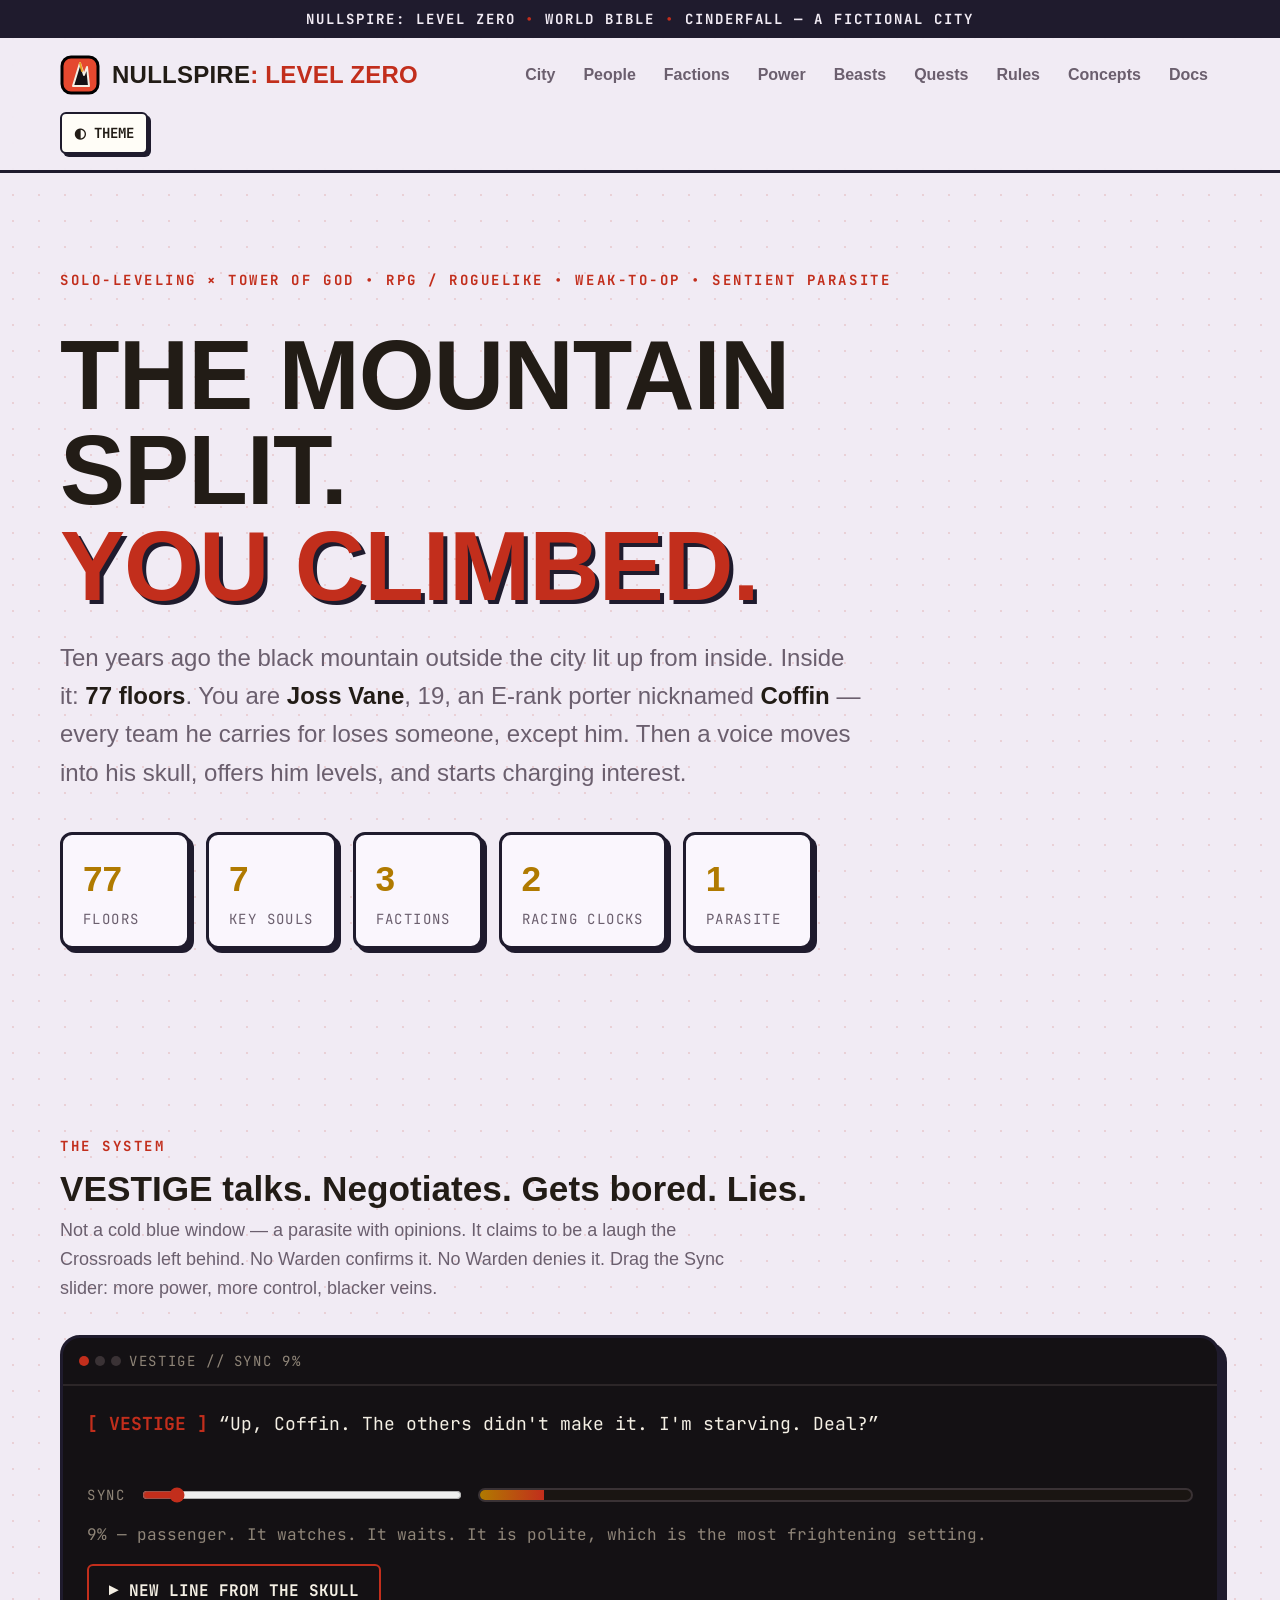
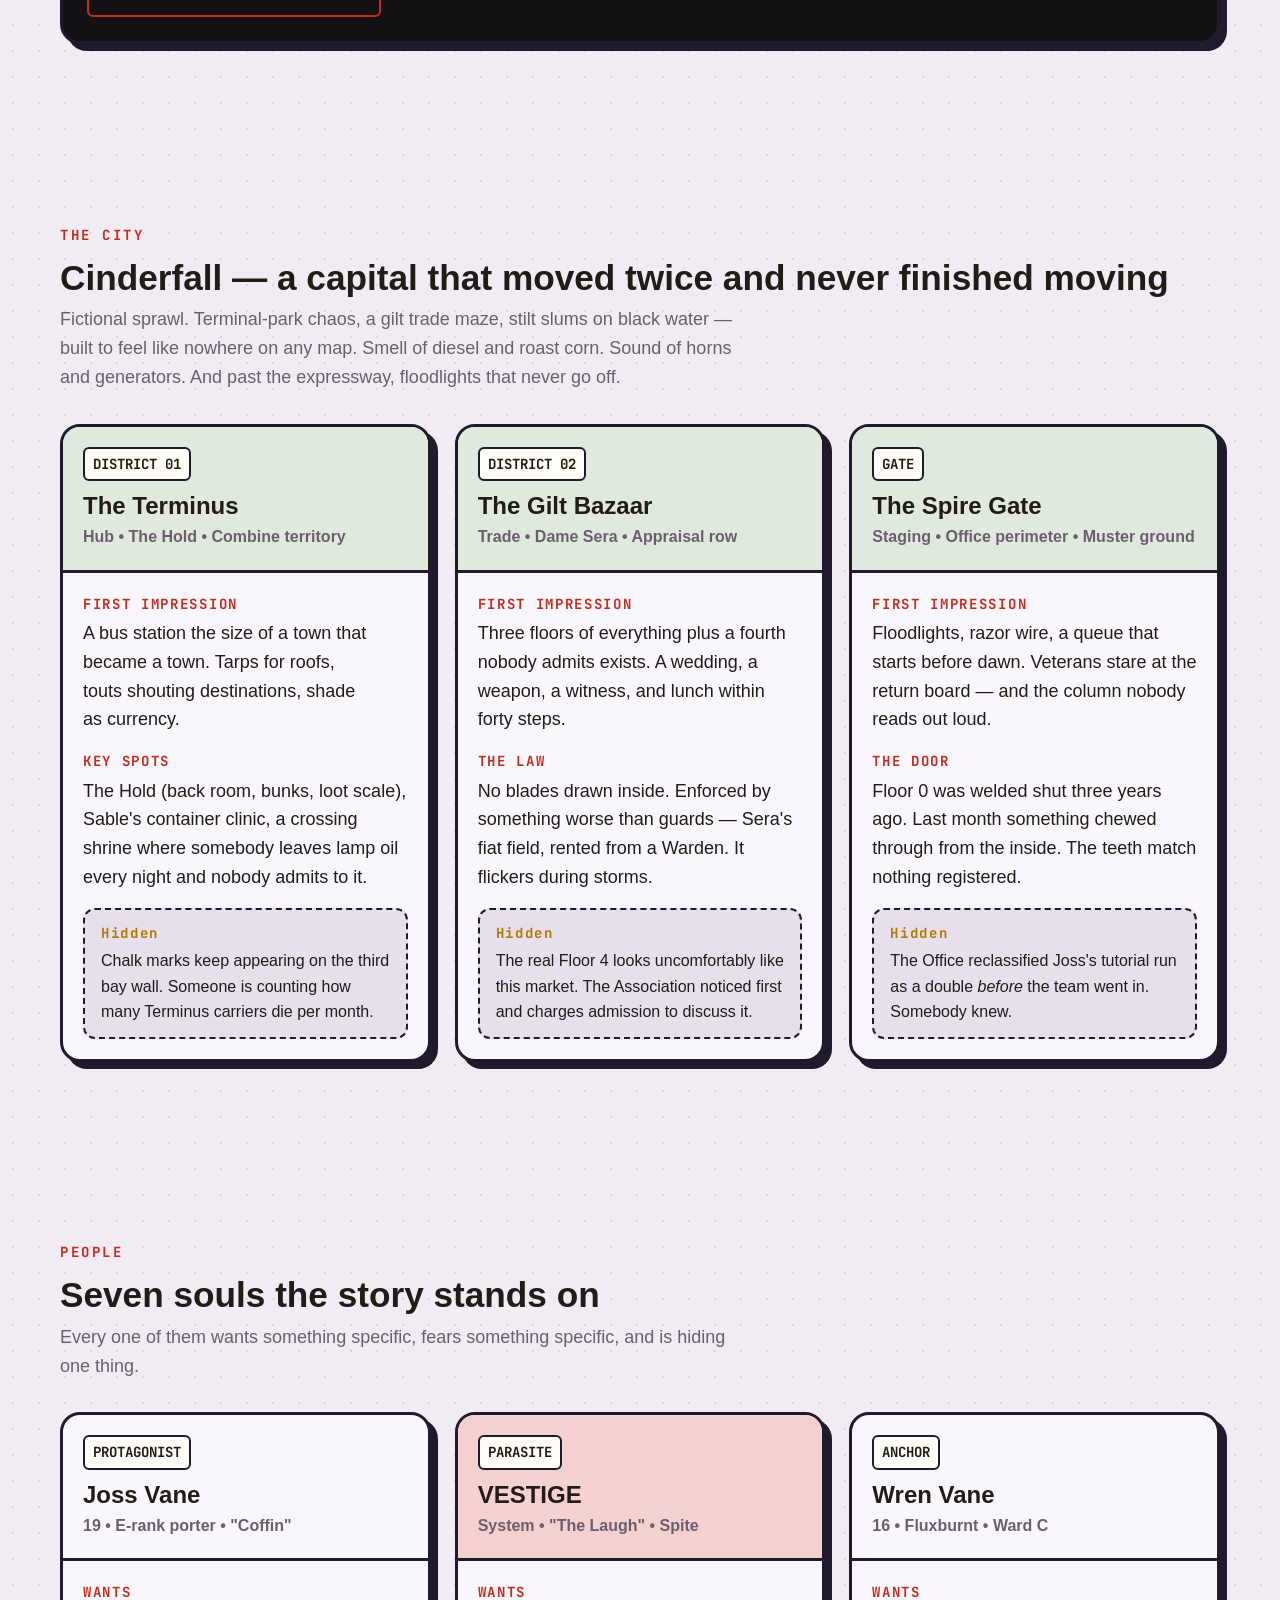
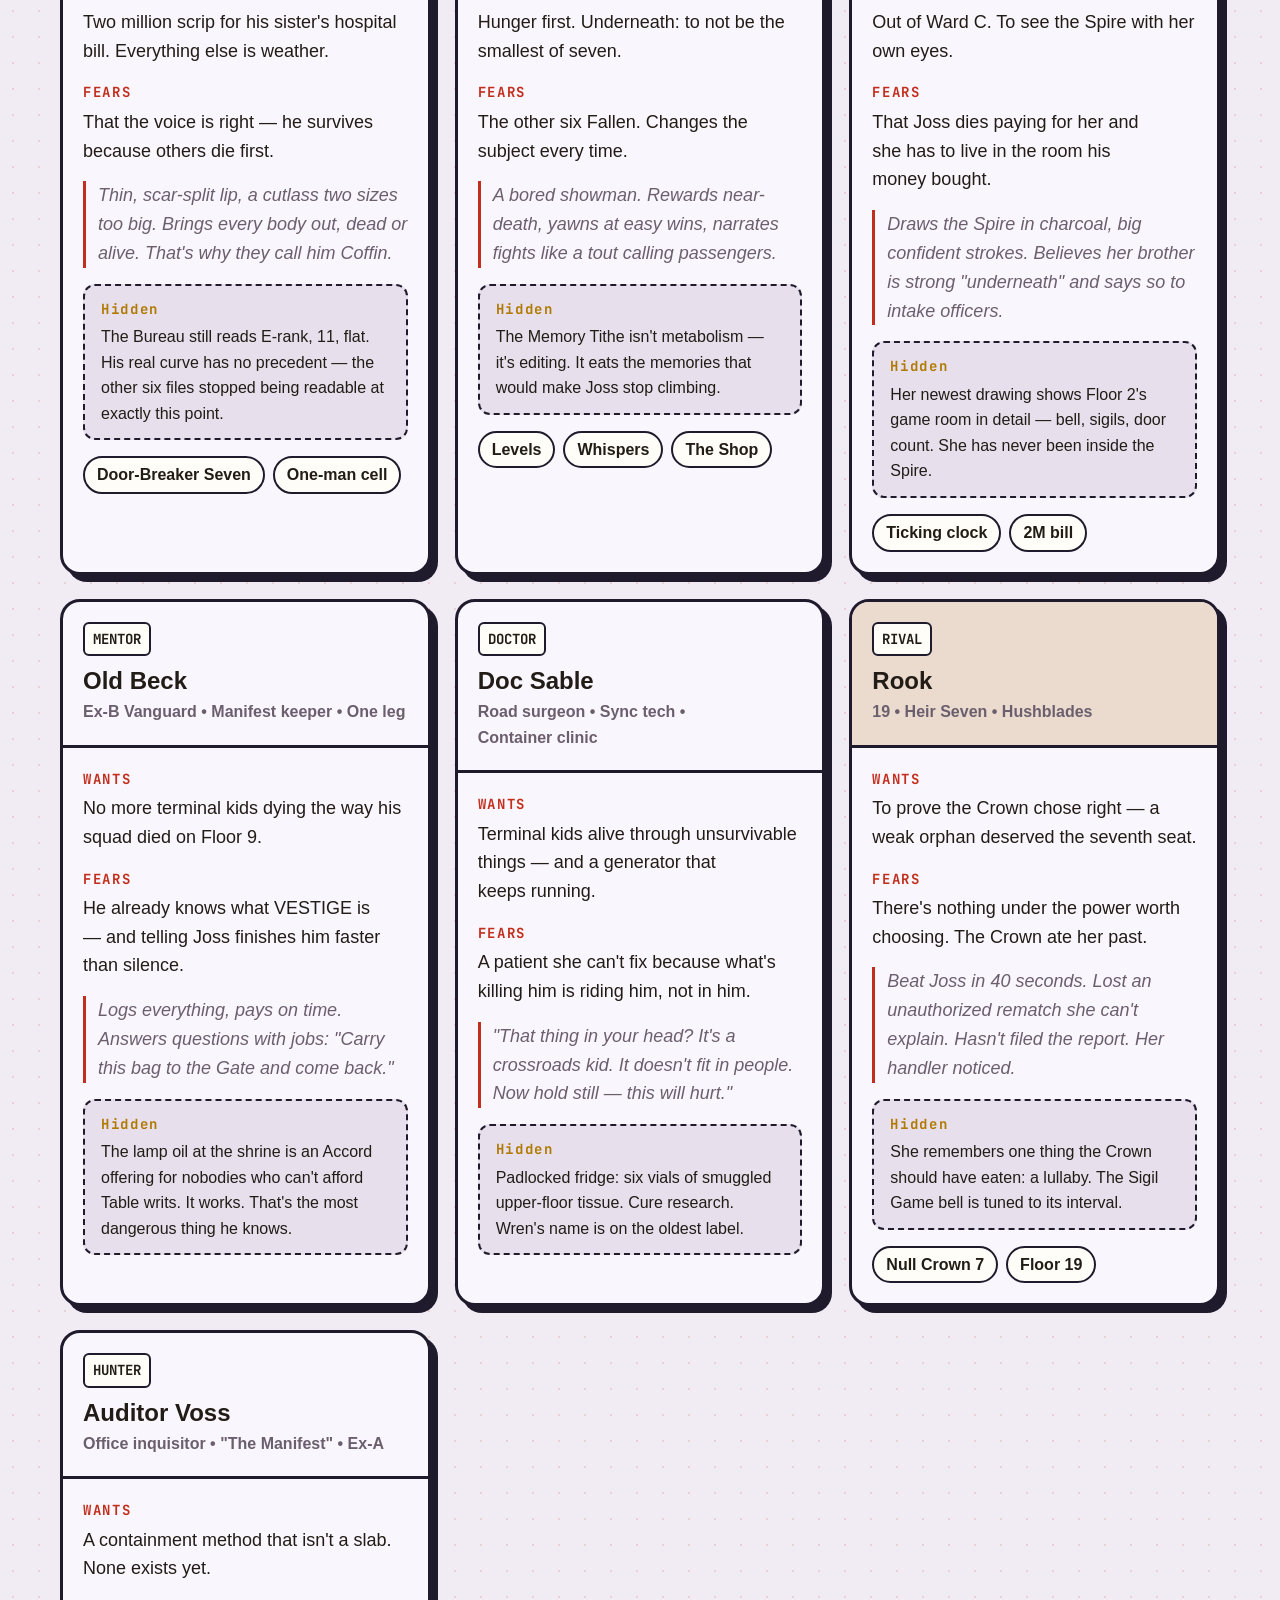
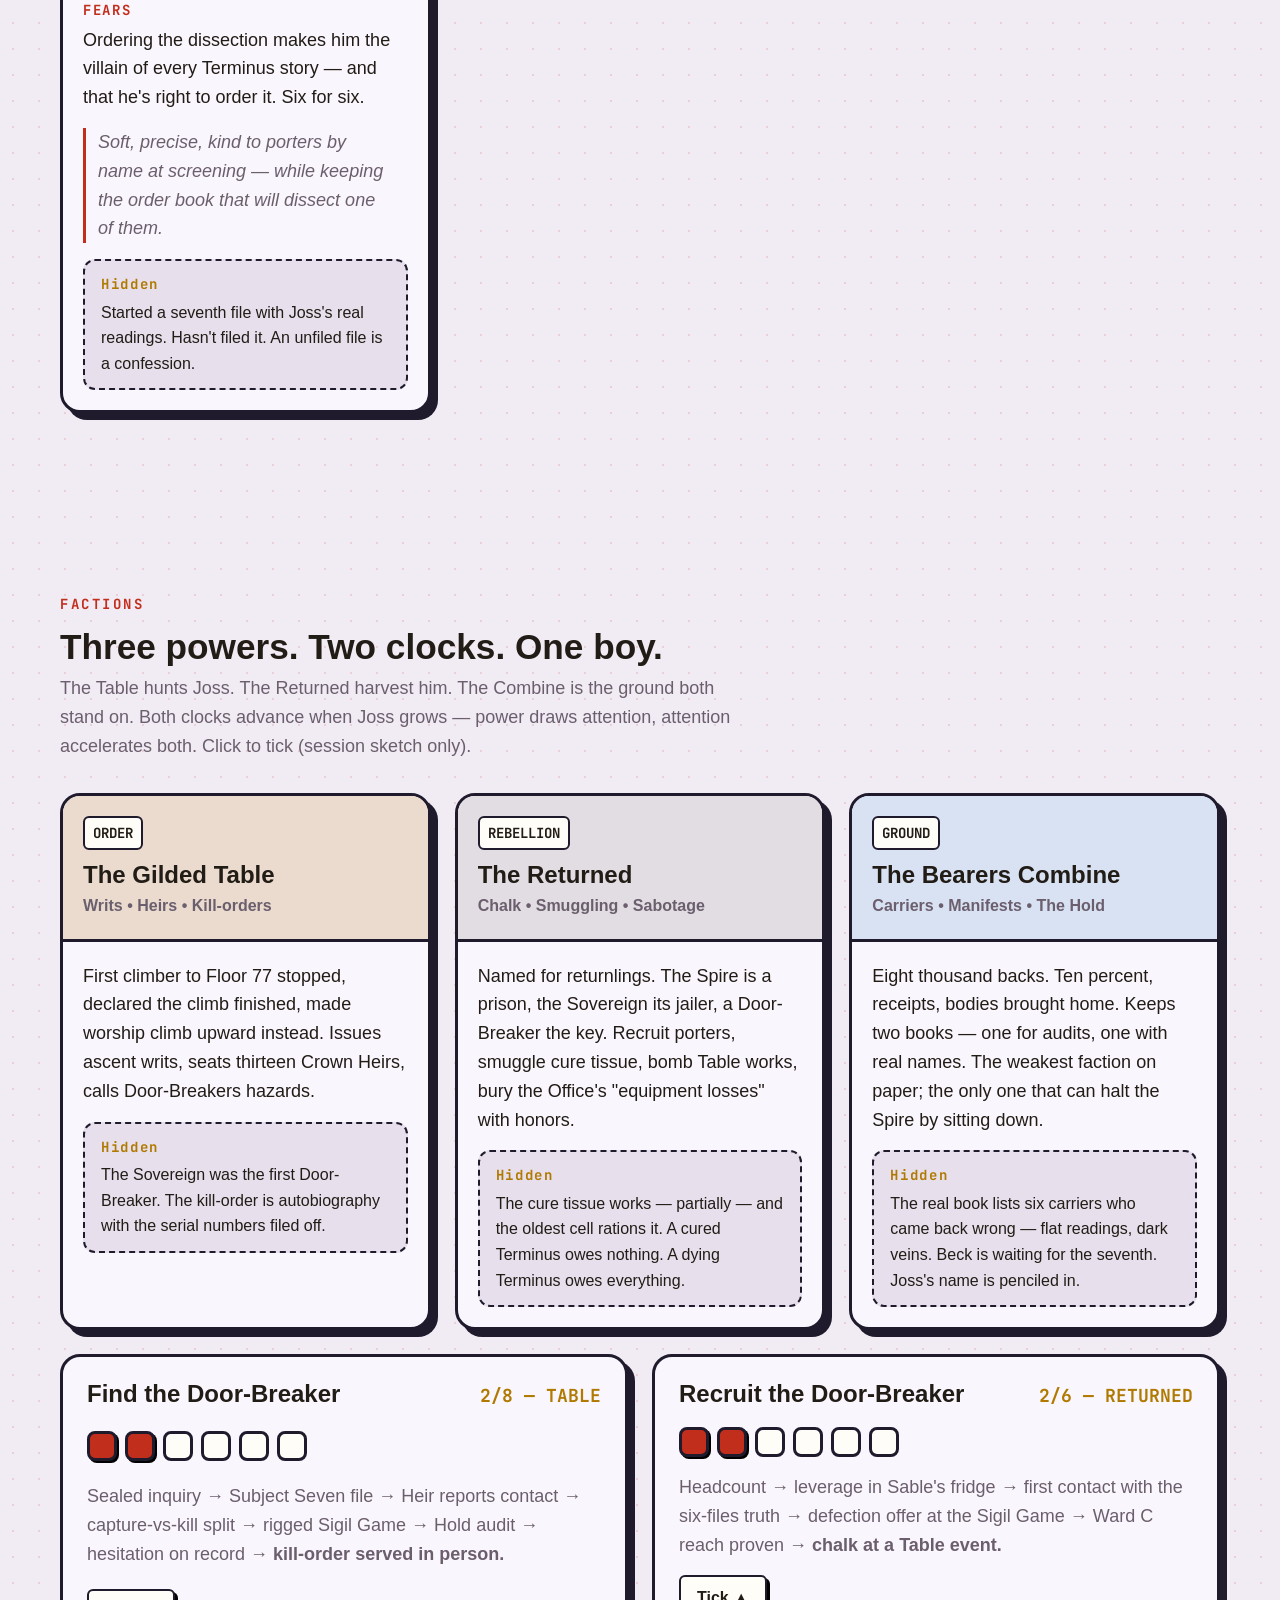
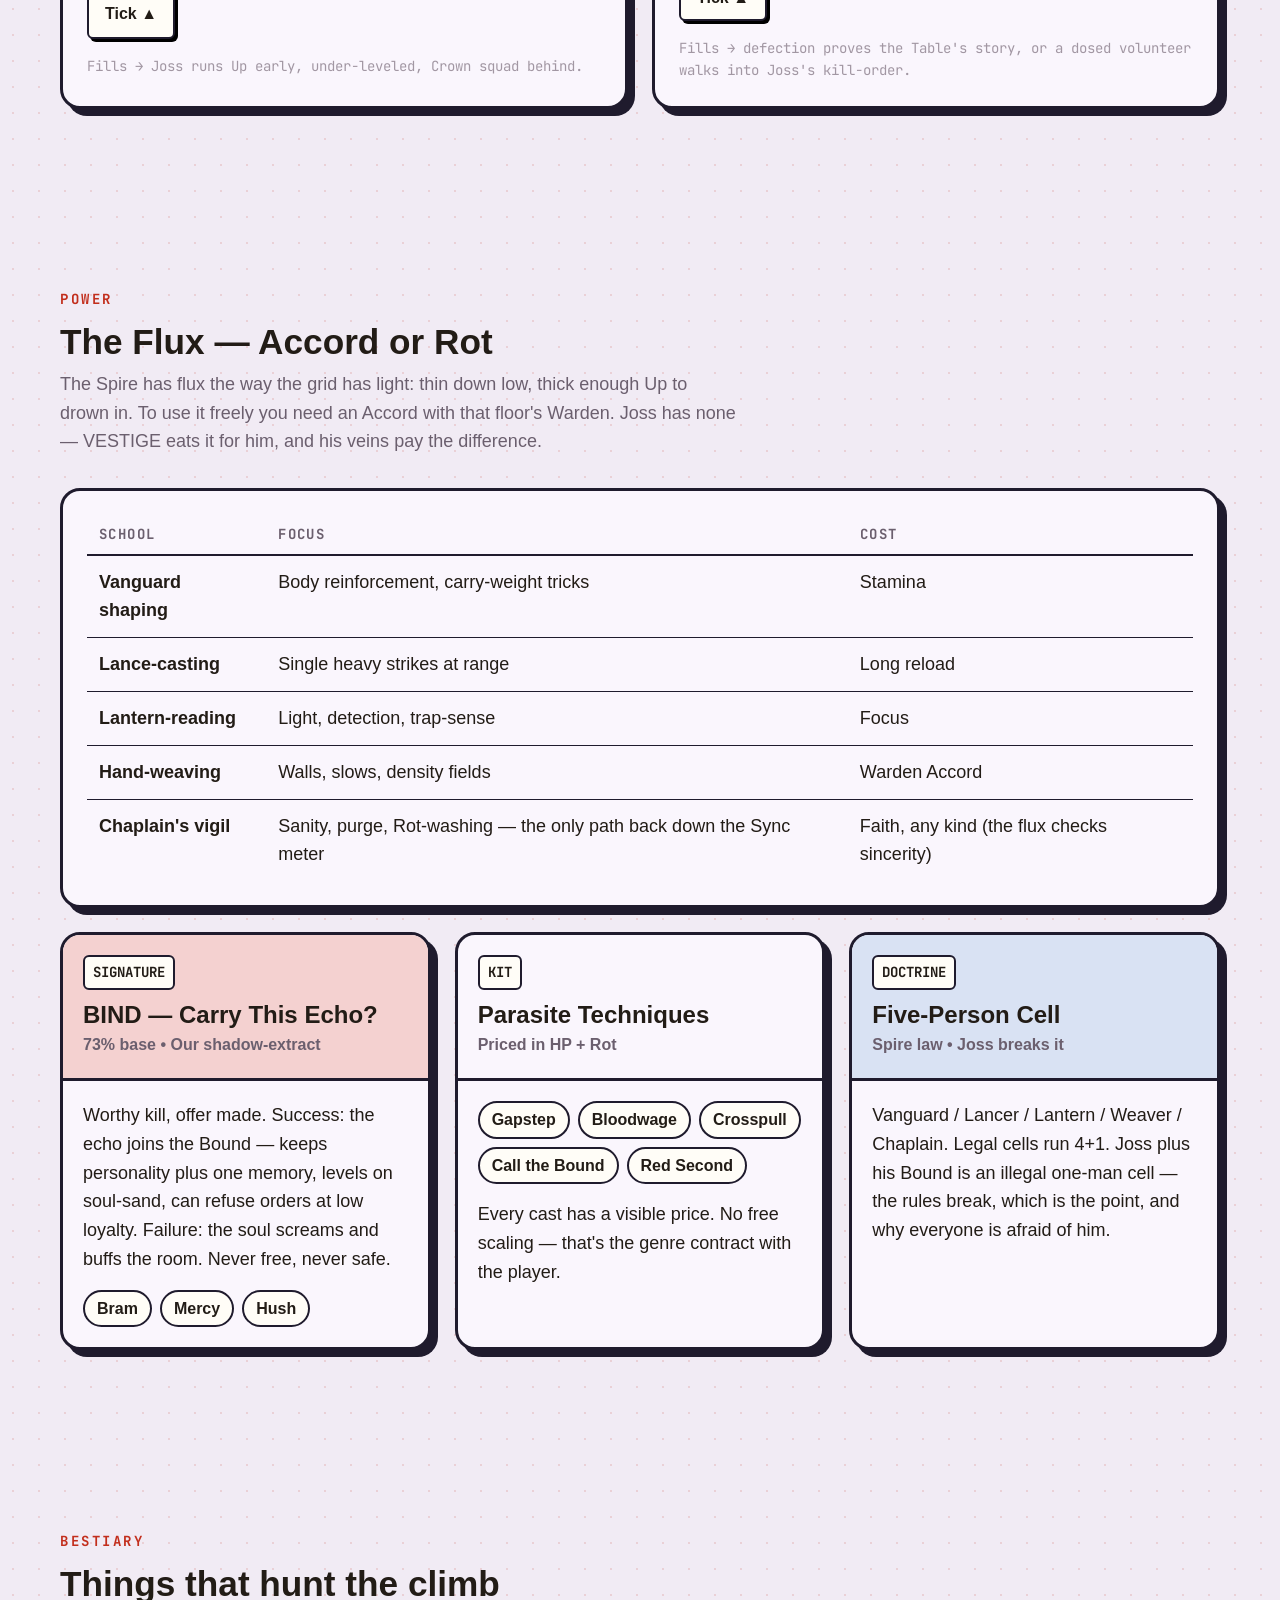
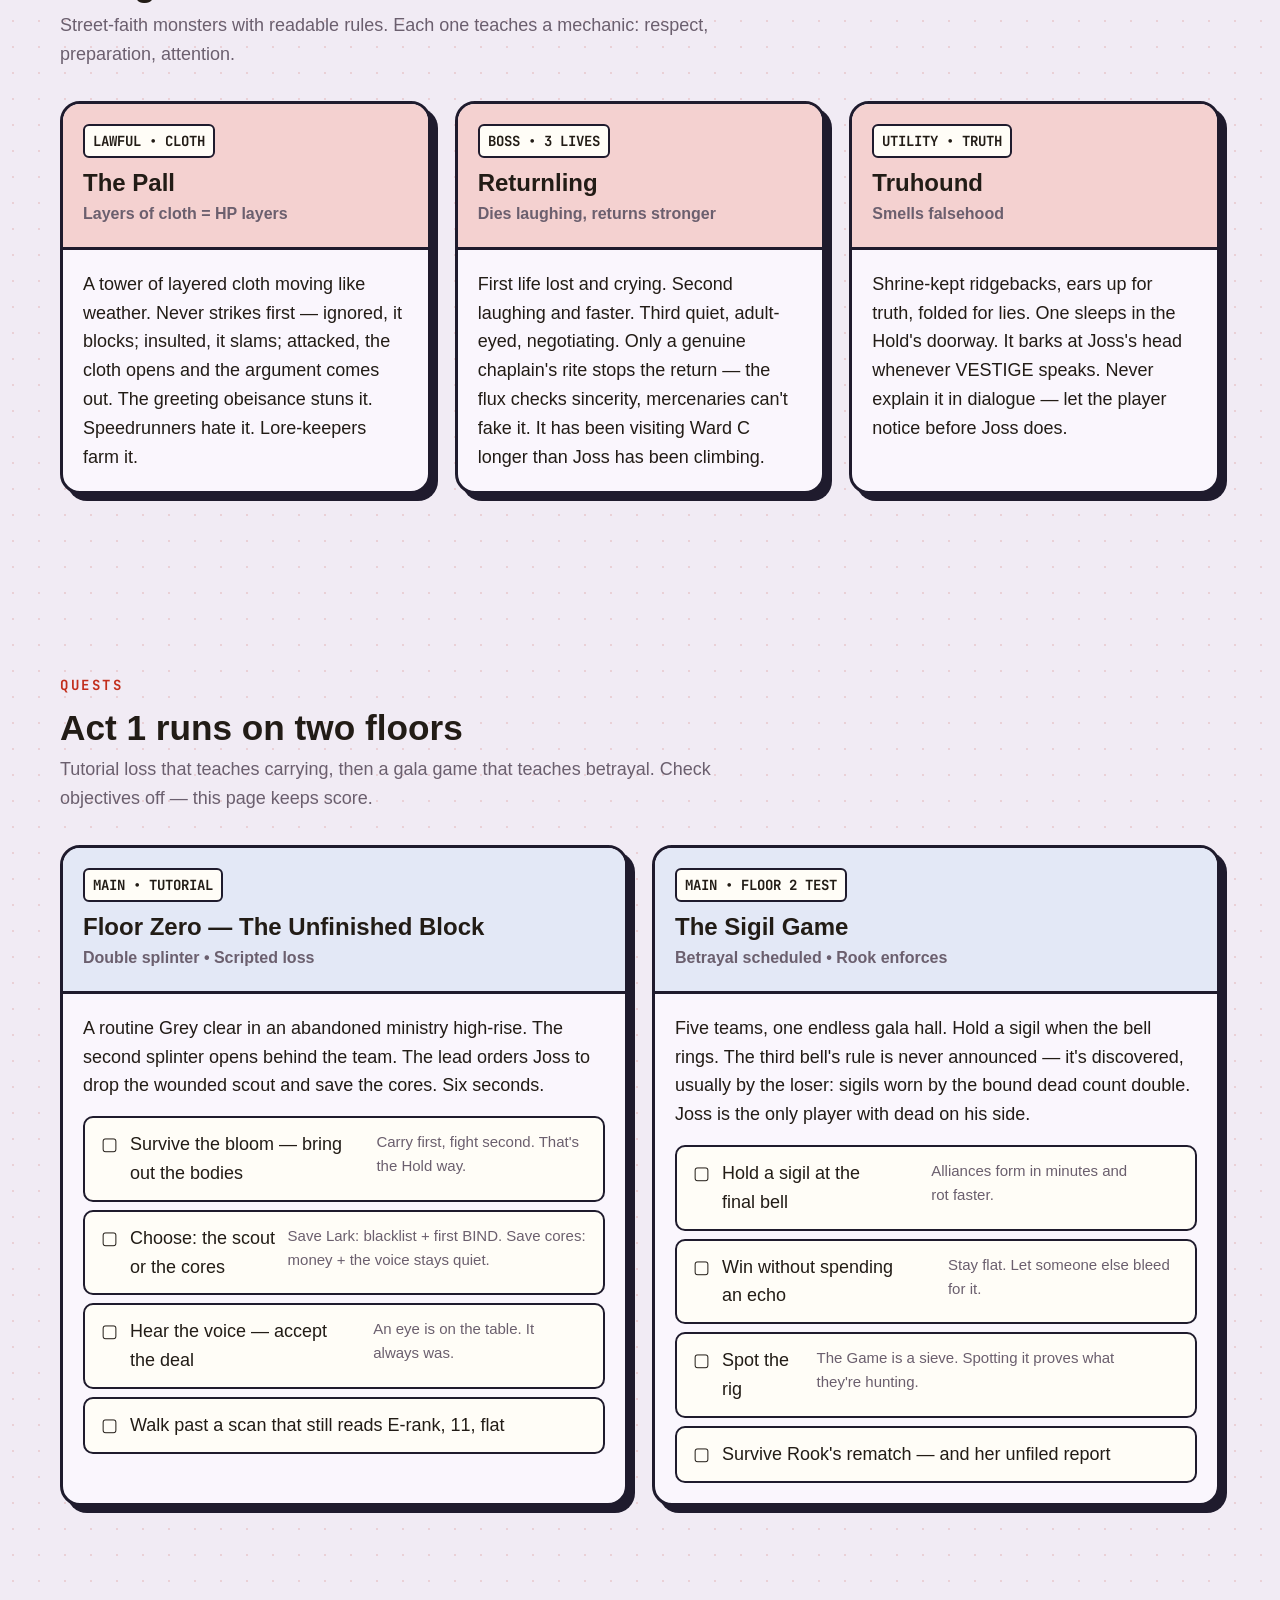
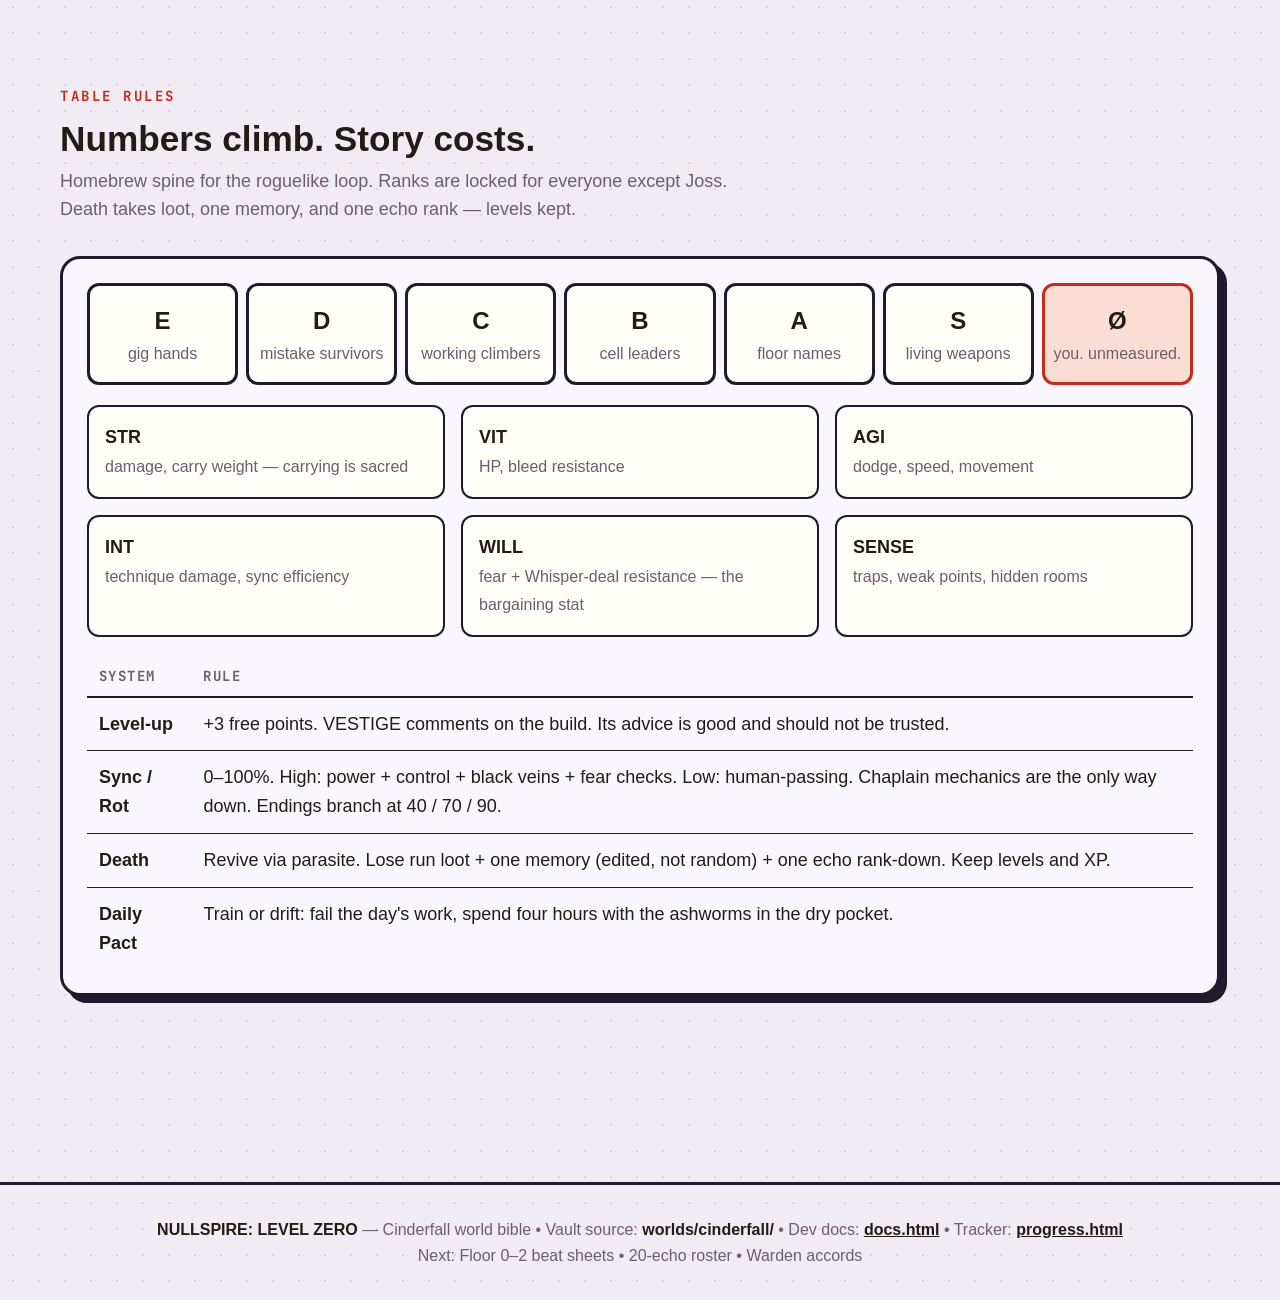
<file: public/assets/aistudio/index_0ee3f280.html>
<!DOCTYPE html>
<html lang="en" data-theme="dark">
<head>
<meta charset="UTF-8">
<meta name="viewport" content="width=device-width, initial-scale=1.0">
<title>NULLSPIRE: LEVEL ZERO — Cinderfall World Bible</title>
<meta name="description" content="World bible for NULLSPIRE: LEVEL ZERO — a Solo-Leveling x Tower-of-God RPG set in the fictional city of Cinderfall. 77 floors, 7 souls, 3 factions, 1 parasite.">
<link href="https://api.fontshare.com/v2/css?f[]=clash-display@500,600,700&f[]=satoshi@400,500,700&display=swap" rel="stylesheet">
<link rel="preconnect" href="https://fonts.googleapis.com">
<link rel="preconnect" href="https://fonts.gstatic.com" crossorigin>
<link href="https://fonts.googleapis.com/css2?family=JetBrains+Mono:wght@400;700&display=swap" rel="stylesheet">
<style>
/* ============ TOKENS ============ */
:root, [data-theme="dark"]{
  --text-xs: clamp(0.75rem, 0.7rem + 0.25vw, 0.875rem);
  --text-sm: clamp(0.875rem, 0.8rem + 0.35vw, 1rem);
  --text-base: clamp(1rem, 0.95rem + 0.25vw, 1.125rem);
  --text-lg: clamp(1.125rem, 1rem + 0.75vw, 1.5rem);
  --text-xl: clamp(1.5rem, 1.2rem + 1.25vw, 2.25rem);
  --text-2xl: clamp(2rem, 1.2rem + 2.5vw, 3.5rem);
  --text-hero: clamp(3rem, 0.5rem + 7vw, 7rem);
  --space-1:.25rem; --space-2:.5rem; --space-3:.75rem; --space-4:1rem;
  --space-5:1.25rem; --space-6:1.5rem; --space-8:2rem; --space-10:2.5rem;
  --space-12:3rem; --space-16:4rem; --space-24:6rem;
  --font-display:'Clash Display','Arial Black',sans-serif;
  --font-body:'Satoshi','Segoe UI',sans-serif;
  --font-mono:'JetBrains Mono','Courier New',monospace;
  --color-bg:#121013;
  --color-surface:#1c191d;
  --color-surface-2:#242027;
  --color-surface-offset:#171418;
  --color-border:#3a3235;
  --color-ink:#3a3235;
  --color-text:#ece4f0;
  --color-text-muted:#a89ab2;
  --color-text-faint:#6e6278;
  --color-blood:#e5482f;
  --color-blood-deep:#8f1d12;
  --color-gold:#e8a020;
  --color-chalk:#f4efe4;
  --color-moss:#6daa45;
  --color-river:#5591c7;
  --radius-sm:.375rem; --radius-md:.75rem; --radius-lg:1.25rem;
  --shadow-hard:7px 7px 0 #000;
  --shadow-hard-sm:4px 4px 0 #000;
  --transition-interactive:180ms cubic-bezier(.16,1,.3,1);
}
[data-theme="light"]{
  --color-bg:#f1ebf4;
  --color-surface:#faf6fd;
  --color-surface-2:#fffdf7;
  --color-surface-offset:#e7dfec;
  --color-border:#1f1b2d;
  --color-ink:#1f1b2d;
  --color-text:#221c16;
  --color-text-muted:#6b5f6e;
  --color-text-faint:#a297a3;
  --color-blood:#c22e1c;
  --color-blood-deep:#8f1d12;
  --color-gold:#b07a00;
  --color-chalk:#221c16;
  --shadow-hard:7px 7px 0 #1f1b2d;
  --shadow-hard-sm:4px 4px 0 #1f1b2d;
}
/* ============ BASE ============ */
*,*::before,*::after{box-sizing:border-box;margin:0;padding:0}
html{-webkit-text-size-adjust:none;text-size-adjust:none;-webkit-font-smoothing:antialiased;scroll-behavior:smooth;scroll-padding-top:var(--space-16)}
body{min-height:100dvh;line-height:1.6;font-family:var(--font-body);font-size:var(--text-base);color:var(--color-text);background-color:var(--color-bg);
  background-image:radial-gradient(color-mix(in oklab, var(--color-blood) 14%, transparent) 1px, transparent 1px);
  background-size:26px 26px;}
img,svg{display:block;max-width:100%}
h1,h2,h3,h4{text-wrap:balance;line-height:1.12}
p,li,figcaption{text-wrap:pretty}
::selection{background:var(--color-blood);color:#fff}
:focus-visible{outline:2px solid var(--color-gold);outline-offset:3px;border-radius:var(--radius-sm)}
a,button{transition:color var(--transition-interactive),background var(--transition-interactive),border-color var(--transition-interactive),box-shadow var(--transition-interactive),transform var(--transition-interactive)}
button{cursor:pointer;background:none;border:none;color:inherit;font:inherit}
.sr-only{position:absolute;width:1px;height:1px;padding:0;margin:-1px;overflow:hidden;clip:rect(0,0,0,0);white-space:nowrap;border-width:0}
@media (prefers-reduced-motion:reduce){*,*::before,*::after{animation-duration:.01ms!important;transition-duration:.01ms!important;scroll-behavior:auto!important}}
/* ============ CHROME ============ */
.top-strip{background:#000;color:var(--color-text);text-align:center;font-family:var(--font-mono);font-size:var(--text-xs);letter-spacing:.14em;padding:var(--space-2) var(--space-4);font-weight:700}
.top-strip b{color:var(--color-blood)}
[data-theme="light"] .top-strip{background:#1f1b2d;color:#f1ebf4}
.banner{position:sticky;top:0;z-index:50;background:color-mix(in oklab, var(--color-bg) 88%, transparent);backdrop-filter:blur(12px);border-bottom:3px solid var(--color-ink)}
.banner-inner{max-width:1200px;margin:0 auto;padding:var(--space-4) var(--space-5);display:flex;align-items:center;gap:var(--space-4);flex-wrap:wrap}
.brand{display:flex;align-items:center;gap:var(--space-3);margin-right:auto}
.brand-name{font-family:var(--font-display);font-weight:700;font-size:var(--text-lg);letter-spacing:.01em}
.brand-name span{color:var(--color-blood)}
nav.main{display:flex;gap:var(--space-1);flex-wrap:wrap}
nav.main a{font-size:var(--text-sm);font-weight:700;text-decoration:none;color:var(--color-text-muted);padding:var(--space-2) var(--space-3);border-radius:var(--radius-sm)}
nav.main a:hover{color:var(--color-text);background:var(--color-surface-2)}
.theme-btn{border:2px solid var(--color-ink);border-radius:var(--radius-sm);padding:var(--space-2) var(--space-3);font-family:var(--font-mono);font-size:var(--text-xs);font-weight:700;box-shadow:3px 3px 0 #000;background:var(--color-surface-2);color:var(--color-text)}
[data-theme="light"] .theme-btn{box-shadow:3px 3px 0 #1f1b2d}
.theme-btn:hover{transform:translate(-1px,-1px)}
/* ============ LAYOUT ============ */
.wrap{max-width:1200px;margin:0 auto;padding:0 var(--space-5) var(--space-24)}
section{padding-block:clamp(var(--space-12),7vw,var(--space-24))}
.kicker{font-family:var(--font-mono);font-size:var(--text-xs);letter-spacing:.18em;color:var(--color-blood);font-weight:700;text-transform:uppercase;margin-bottom:var(--space-3)}
h2.section-title{font-family:var(--font-display);font-weight:600;font-size:var(--text-xl);margin-bottom:var(--space-2)}
.section-sub{color:var(--color-text-muted);max-width:68ch;margin-bottom:var(--space-8)}
/* ============ HERO ============ */
.hero{text-align:left;padding-block:clamp(var(--space-12),8vw,var(--space-24));display:grid;gap:var(--space-6)}
.hero h1{font-family:var(--font-display);font-weight:700;font-size:var(--text-hero);line-height:.98;letter-spacing:-.01em}
.hero h1 .zero{color:var(--color-blood);text-shadow:4px 4px 0 #000}
[data-theme="light"] .hero h1 .zero{text-shadow:4px 4px 0 #1f1b2d}
.hero-tag{font-size:var(--text-lg);color:var(--color-text-muted);max-width:60ch}
.hero-tag b{color:var(--color-text)}
.stat-row{display:flex;gap:var(--space-4);flex-wrap:wrap;margin-top:var(--space-4)}
.stat{border:3px solid var(--color-ink);background:var(--color-surface);border-radius:var(--radius-md);box-shadow:var(--shadow-hard-sm);padding:var(--space-4) var(--space-5);min-width:130px}
.stat .n{font-family:var(--font-display);font-size:var(--text-xl);font-weight:700;color:var(--color-gold)}
.stat .l{font-family:var(--font-mono);font-size:var(--text-xs);letter-spacing:.1em;color:var(--color-text-muted);text-transform:uppercase}
/* ============ VESTIGE TERMINAL ============ */
.terminal{border:3px solid var(--color-ink);border-radius:var(--radius-lg);background:#0c0a0b;box-shadow:var(--shadow-hard);overflow:hidden;color:#f4efe4}
[data-theme="light"] .terminal{background:#141114}
.term-head{display:flex;align-items:center;gap:var(--space-2);padding:var(--space-3) var(--space-4);border-bottom:2px solid #2c2628;font-family:var(--font-mono);font-size:var(--text-xs);letter-spacing:.12em;color:#8f8578}
.term-head .lights{display:flex;gap:6px}
.term-head .lights i{width:10px;height:10px;border-radius:50%;background:#3a3235}
.term-head .lights i:first-child{background:var(--color-blood)}
.term-body{padding:var(--space-6);font-family:var(--font-mono);font-size:var(--text-base);display:grid;gap:var(--space-4)}
.term-line{min-height:3.2em}
.term-line .sys{color:var(--color-blood);font-weight:700}
.term-line .said{color:#f4efe4}
.term-sync{display:flex;align-items:center;gap:var(--space-4);flex-wrap:wrap}
.term-sync label{font-size:var(--text-xs);letter-spacing:.12em;color:#8f8578}
input[type="range"]{accent-color:var(--color-blood);width:min(320px,100%)}
.sync-meter{flex:1;min-width:160px;height:14px;border:2px solid #3a3235;border-radius:999px;overflow:hidden;background:#1a1512}
.sync-fill{height:100%;width:9%;background:linear-gradient(90deg,var(--color-gold),var(--color-blood));transition:width var(--transition-interactive)}
.sync-note{font-size:var(--text-sm);color:#8f8578}
.term-btn{justify-self:start;border:2px solid var(--color-blood);color:#f4efe4;font-family:var(--font-mono);font-weight:700;font-size:var(--text-sm);padding:var(--space-3) var(--space-5);border-radius:var(--radius-sm)}
.term-btn:hover{background:var(--color-blood)}
/* ============ CARDS ============ */
.grid{display:grid;gap:var(--space-6);grid-template-columns:repeat(3,1fr)}
.grid.two{grid-template-columns:repeat(2,1fr)}
@media (max-width:1020px){.grid{grid-template-columns:1fr 1fr}}
@media (max-width:700px){.grid,.grid.two{grid-template-columns:1fr}}
.card{background:var(--color-surface);border:3px solid var(--color-ink);border-radius:var(--radius-lg);box-shadow:var(--shadow-hard);overflow:hidden;display:flex;flex-direction:column}
.card-head{padding:var(--space-5);border-bottom:3px solid var(--color-ink)}
.card-head.court{background:color-mix(in oklab, var(--color-gold) 22%, var(--color-surface))}
.card-head.boys{background:color-mix(in oklab, var(--color-chalk) 10%, var(--color-surface))}
.card-head.union{background:color-mix(in oklab, var(--color-river) 20%, var(--color-surface))}
.card-head.beast{background:color-mix(in oklab, var(--color-blood) 20%, var(--color-surface))}
.card-head.place{background:color-mix(in oklab, var(--color-moss) 18%, var(--color-surface))}
.card-head.quest{background:color-mix(in oklab, var(--color-river) 14%, var(--color-surface))}
.num{font-family:var(--font-mono);font-size:var(--text-xs);font-weight:700;background:var(--color-surface-2);border:2px solid var(--color-ink);padding:var(--space-1) var(--space-2);border-radius:6px;display:inline-block;margin-bottom:var(--space-3);color:var(--color-text)}
.card h3{font-family:var(--font-display);font-size:var(--text-lg);font-weight:600;margin-bottom:var(--space-1)}
.card .role{font-size:var(--text-sm);font-weight:700;color:var(--color-text-muted)}
.card-body{padding:var(--space-5);display:grid;gap:var(--space-4);font-size:var(--text-base)}
.field{font-size:var(--text-base)}
.field b{display:block;font-family:var(--font-mono);font-size:var(--text-xs);letter-spacing:.12em;text-transform:uppercase;color:var(--color-blood);margin-bottom:var(--space-1)}
.quote{border-left:3px solid var(--color-blood);padding-left:var(--space-3);font-style:italic;color:var(--color-text-muted)}
.secret{background:var(--color-surface-offset);border:2px dashed var(--color-border);border-radius:var(--radius-md);padding:var(--space-3) var(--space-4);font-size:var(--text-sm)}
.secret b{color:var(--color-gold);font-family:var(--font-mono);font-size:var(--text-xs);letter-spacing:.12em;display:block;margin-bottom:var(--space-1)}
.tags{display:flex;flex-wrap:wrap;gap:var(--space-2)}
.tag{border:2px solid var(--color-ink);padding:var(--space-1) var(--space-3);border-radius:999px;font-size:var(--text-sm);font-weight:700;background:var(--color-surface-2)}
/* ============ CLOCKS ============ */
.clock{border:3px solid var(--color-ink);border-radius:var(--radius-lg);background:var(--color-surface);box-shadow:var(--shadow-hard);padding:var(--space-6);display:grid;gap:var(--space-4)}
.clock-top{display:flex;justify-content:space-between;align-items:baseline;gap:var(--space-3);flex-wrap:wrap}
.clock-top h3{font-family:var(--font-display);font-size:var(--text-lg)}
.clock-count{font-family:var(--font-mono);font-weight:700;color:var(--color-gold)}
.pips{display:flex;gap:var(--space-2);flex-wrap:wrap}
.pip{width:30px;height:30px;border:3px solid var(--color-ink);border-radius:8px;background:var(--color-surface-2)}
.pip.on{background:var(--color-blood);box-shadow:2px 2px 0 #000}
.clock p{color:var(--color-text-muted);font-size:var(--text-base)}
.clock-btn{justify-self:start;border:2px solid var(--color-ink);background:var(--color-surface-2);font-weight:700;font-size:var(--text-sm);padding:var(--space-2) var(--space-4);border-radius:var(--radius-sm);box-shadow:3px 3px 0 #000}
.clock-btn:hover{transform:translate(-1px,-1px)}
.clock-note{font-family:var(--font-mono);font-size:var(--text-xs);color:var(--color-text-faint)}
/* ============ TABLES / RULES ============ */
.panel{border:3px solid var(--color-ink);border-radius:var(--radius-lg);background:var(--color-surface);box-shadow:var(--shadow-hard);padding:var(--space-6);display:grid;gap:var(--space-5)}
.ladder{display:flex;gap:var(--space-2);flex-wrap:wrap;align-items:stretch}
.rung{flex:1;min-width:90px;text-align:center;border:3px solid var(--color-ink);border-radius:var(--radius-md);padding:var(--space-4) var(--space-2);background:var(--color-surface-2)}
.rung.you{border-color:var(--color-blood);background:color-mix(in oklab, var(--color-blood) 16%, var(--color-surface-2))}
.rung .r{font-family:var(--font-display);font-size:var(--text-lg);font-weight:700}
.rung .d{font-size:var(--text-sm);color:var(--color-text-muted)}
table.rules{width:100%;border-collapse:collapse;font-size:var(--text-base)}
table.rules th{font-family:var(--font-mono);font-size:var(--text-xs);letter-spacing:.1em;text-transform:uppercase;text-align:left;color:var(--color-text-muted);padding:var(--space-2) var(--space-3);border-bottom:2px solid var(--color-ink)}
table.rules td{padding:var(--space-3);border-bottom:1px solid var(--color-border);vertical-align:top}
table.rules tr:last-child td{border-bottom:none}
.statgrid{display:grid;grid-template-columns:repeat(3,1fr);gap:var(--space-4)}
@media (max-width:700px){.statgrid{grid-template-columns:1fr 1fr}}
.statbox{border:2px solid var(--color-ink);border-radius:var(--radius-md);padding:var(--space-4);background:var(--color-surface-2)}
.statbox b{font-family:var(--font-display);font-size:var(--text-base);display:block}
.statbox span{font-size:var(--text-sm);color:var(--color-text-muted)}
/* ============ QUEST TASKS ============ */
.tasks{list-style:none;display:grid;gap:var(--space-2)}
.task{background:var(--color-surface-2);border:2px solid var(--color-ink);border-radius:10px;padding:var(--space-3) var(--space-4);font-weight:500;font-size:var(--text-base);display:flex;gap:var(--space-3);align-items:flex-start;cursor:pointer;user-select:none}
.task::before{content:'▢';font-family:var(--font-mono);flex:none}
.task.done{background:color-mix(in oklab, var(--color-moss) 22%, var(--color-surface-2))}
.task.done::before{content:'✓';color:var(--color-moss)}
.task small{display:block;color:var(--color-text-muted);font-weight:400}
/* ============ FOOTER ============ */
footer.site{border-top:3px solid var(--color-ink);padding:var(--space-8) var(--space-5);text-align:center;color:var(--color-text-muted);font-size:var(--text-sm)}
footer.site b{color:var(--color-text)}
</style>
</head>
<body>
<div class="top-strip">NULLSPIRE: LEVEL ZERO <b>•</b> WORLD BIBLE <b>•</b> CINDERFALL — A FICTIONAL CITY</div>

<header class="banner">
  <div class="banner-inner">
    <div class="brand">
      <svg width="40" height="40" viewBox="0 0 40 40" fill="none" aria-label="Nullspire mark" role="img">
        <rect x="2" y="2" width="36" height="36" rx="9" fill="#e5482f" stroke="#000" stroke-width="3"/>
        <path d="M13 31 L20 8 L24 20 L27 12 L29 31 Z" fill="#141114" stroke="#f4efe4" stroke-width="2" stroke-linejoin="round"/>
        <path d="M20 8 L22 16" stroke="#e8a020" stroke-width="2" stroke-linecap="round"/>
      </svg>
      <div class="brand-name">NULLSPIRE<span>: LEVEL ZERO</span></div>
    </div>
    <nav class="main" aria-label="World sections">
      <a href="#city">City</a><a href="#people">People</a><a href="#factions">Factions</a>
      <a href="#power">Power</a><a href="#beasts">Beasts</a><a href="#quests">Quests</a><a href="#rules">Rules</a><a href="concepts.html">Concepts</a><a href="docs.html">Docs</a>
    </nav>
    <button class="theme-btn" data-theme-toggle aria-label="Switch to light mode">◐ THEME</button>
  </div>
</header>

<main class="wrap">
  <!-- HERO -->
  <section class="hero" aria-label="Introduction">
    <p class="kicker">Solo-Leveling × Tower of God • RPG / Roguelike • Weak-to-OP • Sentient parasite</p>
    <h1>THE MOUNTAIN<br>SPLIT.<br><span class="zero">YOU CLIMBED.</span></h1>
    <p class="hero-tag">Ten years ago the black mountain outside the city lit up from inside. Inside it: <b>77 floors</b>. You are <b>Joss Vane</b>, 19, an E-rank porter nicknamed <b>Coffin</b> — every team he carries for loses someone, except him. Then a voice moves into his skull, offers him levels, and starts charging interest.</p>
    <div class="stat-row">
      <div class="stat"><div class="n">77</div><div class="l">Floors</div></div>
      <div class="stat"><div class="n">7</div><div class="l">Key souls</div></div>
      <div class="stat"><div class="n">3</div><div class="l">Factions</div></div>
      <div class="stat"><div class="n">2</div><div class="l">Racing clocks</div></div>
      <div class="stat"><div class="n">1</div><div class="l">Parasite</div></div>
    </div>
  </section>

  <!-- VESTIGE -->
  <section aria-label="The System">
    <p class="kicker">The System</p>
    <h2 class="section-title">VESTIGE talks. Negotiates. Gets bored. Lies.</h2>
    <p class="section-sub">Not a cold blue window — a parasite with opinions. It claims to be a laugh the Crossroads left behind. No Warden confirms it. No Warden denies it. Drag the Sync slider: more power, more control, blacker veins.</p>
    <div class="terminal" role="region" aria-label="Vestige dialogue terminal">
      <div class="term-head"><span class="lights"><i></i><i></i><i></i></span> VESTIGE // <span id="syncLabel">SYNC 9%</span></div>
      <div class="term-body">
        <p class="term-line"><span class="sys">[ VESTIGE ]</span> <span class="said" id="vestigeLine">“Up, Coffin. The others didn't make it. I'm starving. Deal?”</span></p>
        <div class="term-sync">
          <label for="sync">SYNC</label>
          <input type="range" id="sync" min="0" max="100" value="9" aria-label="Vestige sync level">
          <div class="sync-meter" aria-hidden="true"><div class="sync-fill" id="syncFill"></div></div>
        </div>
        <p class="sync-note" id="syncNote">9% — passenger. It watches. It waits. It is polite, which is the most frightening setting.</p>
        <button class="term-btn" id="nextLine">▶ NEW LINE FROM THE SKULL</button>
      </div>
    </div>
  </section>

  <!-- CITY -->
  <section id="city" aria-label="The city">
    <p class="kicker">The City</p>
    <h2 class="section-title">Cinderfall — a capital that moved twice and never finished moving</h2>
    <p class="section-sub">Fictional sprawl. Terminal-park chaos, a gilt trade maze, stilt slums on black water — built to feel like nowhere on any map. Smell of diesel and roast corn. Sound of horns and generators. And past the expressway, floodlights that never go off.</p>
    <div class="grid">
      <article class="card"><div class="card-head place"><span class="num">DISTRICT 01</span><h3>The Terminus</h3><p class="role">Hub • The Hold • Combine territory</p></div>
        <div class="card-body">
          <p class="field"><b>First impression</b>A bus station the size of a town that became a town. Tarps for roofs, touts shouting destinations, shade as currency.</p>
          <p class="field"><b>Key spots</b>The Hold (back room, bunks, loot scale), Sable's container clinic, a crossing shrine where somebody leaves lamp oil every night and nobody admits to it.</p>
          <div class="secret"><b>Hidden</b>Chalk marks keep appearing on the third bay wall. Someone is counting how many Terminus carriers die per month.</div>
        </div></article>
      <article class="card"><div class="card-head place"><span class="num">DISTRICT 02</span><h3>The Gilt Bazaar</h3><p class="role">Trade • Dame Sera • Appraisal row</p></div>
        <div class="card-body">
          <p class="field"><b>First impression</b>Three floors of everything plus a fourth nobody admits exists. A wedding, a weapon, a witness, and lunch within forty steps.</p>
          <p class="field"><b>The law</b>No blades drawn inside. Enforced by something worse than guards — Sera's fiat field, rented from a Warden. It flickers during storms.</p>
          <div class="secret"><b>Hidden</b>The real Floor 4 looks uncomfortably like this market. The Association noticed first and charges admission to discuss it.</div>
        </div></article>
      <article class="card"><div class="card-head place"><span class="num">GATE</span><h3>The Spire Gate</h3><p class="role">Staging • Office perimeter • Muster ground</p></div>
        <div class="card-body">
          <p class="field"><b>First impression</b>Floodlights, razor wire, a queue that starts before dawn. Veterans stare at the return board — and the column nobody reads out loud.</p>
          <p class="field"><b>The door</b>Floor 0 was welded shut three years ago. Last month something chewed through from the inside. The teeth match nothing registered.</p>
          <div class="secret"><b>Hidden</b>The Office reclassified Joss's tutorial run as a double <em>before</em> the team went in. Somebody knew.</div>
        </div></article>
    </div>
  </section>

  <!-- PEOPLE -->
  <section id="people" aria-label="Characters">
    <p class="kicker">People</p>
    <h2 class="section-title">Seven souls the story stands on</h2>
    <p class="section-sub">Every one of them wants something specific, fears something specific, and is hiding one thing.</p>
    <div class="grid">
      <article class="card"><div class="card-head"><span class="num">PROTAGONIST</span><h3>Joss Vane</h3><p class="role">19 • E-rank porter • "Coffin"</p></div>
        <div class="card-body">
          <p class="field"><b>Wants</b>Two million scrip for his sister's hospital bill. Everything else is weather.</p>
          <p class="field"><b>Fears</b>That the voice is right — he survives because others die first.</p>
          <p class="quote">Thin, scar-split lip, a cutlass two sizes too big. Brings every body out, dead or alive. That's why they call him Coffin.</p>
          <div class="secret"><b>Hidden</b>The Bureau still reads E-rank, 11, flat. His real curve has no precedent — the other six files stopped being readable at exactly this point.</div>
          <div class="tags"><span class="tag">Door-Breaker Seven</span><span class="tag">One-man cell</span></div>
        </div></article>
      <article class="card"><div class="card-head beast"><span class="num">PARASITE</span><h3>VESTIGE</h3><p class="role">System • "The Laugh" • Spite</p></div>
        <div class="card-body">
          <p class="field"><b>Wants</b>Hunger first. Underneath: to not be the smallest of seven.</p>
          <p class="field"><b>Fears</b>The other six Fallen. Changes the subject every time.</p>
          <p class="quote">A bored showman. Rewards near-death, yawns at easy wins, narrates fights like a tout calling passengers.</p>
          <div class="secret"><b>Hidden</b>The Memory Tithe isn't metabolism — it's editing. It eats the memories that would make Joss stop climbing.</div>
          <div class="tags"><span class="tag">Levels</span><span class="tag">Whispers</span><span class="tag">The Shop</span></div>
        </div></article>
      <article class="card"><div class="card-head"><span class="num">ANCHOR</span><h3>Wren Vane</h3><p class="role">16 • Fluxburnt • Ward C</p></div>
        <div class="card-body">
          <p class="field"><b>Wants</b>Out of Ward C. To see the Spire with her own eyes.</p>
          <p class="field"><b>Fears</b>That Joss dies paying for her and she has to live in the room his money bought.</p>
          <p class="quote">Draws the Spire in charcoal, big confident strokes. Believes her brother is strong "underneath" and says so to intake officers.</p>
          <div class="secret"><b>Hidden</b>Her newest drawing shows Floor 2's game room in detail — bell, sigils, door count. She has never been inside the Spire.</div>
          <div class="tags"><span class="tag">Ticking clock</span><span class="tag">2M bill</span></div>
        </div></article>
      <article class="card"><div class="card-head"><span class="num">MENTOR</span><h3>Old Beck</h3><p class="role">Ex-B Vanguard • Manifest keeper • One leg</p></div>
        <div class="card-body">
          <p class="field"><b>Wants</b>No more terminal kids dying the way his squad died on Floor 9.</p>
          <p class="field"><b>Fears</b>He already knows what VESTIGE is — and telling Joss finishes him faster than silence.</p>
          <p class="quote">Logs everything, pays on time. Answers questions with jobs: "Carry this bag to the Gate and come back."</p>
          <div class="secret"><b>Hidden</b>The lamp oil at the shrine is an Accord offering for nobodies who can't afford Table writs. It works. That's the most dangerous thing he knows.</div>
        </div></article>
      <article class="card"><div class="card-head"><span class="num">DOCTOR</span><h3>Doc Sable</h3><p class="role">Road surgeon • Sync tech • Container clinic</p></div>
        <div class="card-body">
          <p class="field"><b>Wants</b>Terminal kids alive through unsurvivable things — and a generator that keeps running.</p>
          <p class="field"><b>Fears</b>A patient she can't fix because what's killing him is riding him, not in him.</p>
          <p class="quote">"That thing in your head? It's a crossroads kid. It doesn't fit in people. Now hold still — this will hurt."</p>
          <div class="secret"><b>Hidden</b>Padlocked fridge: six vials of smuggled upper-floor tissue. Cure research. Wren's name is on the oldest label.</div>
        </div></article>
      <article class="card"><div class="card-head court"><span class="num">RIVAL</span><h3>Rook</h3><p class="role">19 • Heir Seven • Hushblades</p></div>
        <div class="card-body">
          <p class="field"><b>Wants</b>To prove the Crown chose right — a weak orphan deserved the seventh seat.</p>
          <p class="field"><b>Fears</b>There's nothing under the power worth choosing. The Crown ate her past.</p>
          <p class="quote">Beat Joss in 40 seconds. Lost an unauthorized rematch she can't explain. Hasn't filed the report. Her handler noticed.</p>
          <div class="secret"><b>Hidden</b>She remembers one thing the Crown should have eaten: a lullaby. The Sigil Game bell is tuned to its interval.</div>
          <div class="tags"><span class="tag">Null Crown 7</span><span class="tag">Floor 19</span></div>
        </div></article>
      <article class="card"><div class="card-head"><span class="num">HUNTER</span><h3>Auditor Voss</h3><p class="role">Office inquisitor • "The Manifest" • Ex-A</p></div>
        <div class="card-body">
          <p class="field"><b>Wants</b>A containment method that isn't a slab. None exists yet.</p>
          <p class="field"><b>Fears</b>Ordering the dissection makes him the villain of every Terminus story — and that he's right to order it. Six for six.</p>
          <p class="quote">Soft, precise, kind to porters by name at screening — while keeping the order book that will dissect one of them.</p>
          <div class="secret"><b>Hidden</b>Started a seventh file with Joss's real readings. Hasn't filed it. An unfiled file is a confession.</div>
        </div></article>
    </div>
  </section>

  <!-- FACTIONS -->
  <section id="factions" aria-label="Factions">
    <p class="kicker">Factions</p>
    <h2 class="section-title">Three powers. Two clocks. One boy.</h2>
    <p class="section-sub">The Table hunts Joss. The Returned harvest him. The Combine is the ground both stand on. Both clocks advance when Joss grows — power draws attention, attention accelerates both. Click to tick (session sketch only).</p>
    <div class="grid">
      <article class="card"><div class="card-head court"><span class="num">ORDER</span><h3>The Gilded Table</h3><p class="role">Writs • Heirs • Kill-orders</p></div>
        <div class="card-body">
          <p>First climber to Floor 77 stopped, declared the climb finished, made worship climb upward instead. Issues ascent writs, seats thirteen Crown Heirs, calls Door-Breakers hazards.</p>
          <div class="secret"><b>Hidden</b>The Sovereign was the first Door-Breaker. The kill-order is autobiography with the serial numbers filed off.</div>
        </div></article>
      <article class="card"><div class="card-head boys"><span class="num">REBELLION</span><h3>The Returned</h3><p class="role">Chalk • Smuggling • Sabotage</p></div>
        <div class="card-body">
          <p>Named for returnlings. The Spire is a prison, the Sovereign its jailer, a Door-Breaker the key. Recruit porters, smuggle cure tissue, bomb Table works, bury the Office's "equipment losses" with honors.</p>
          <div class="secret"><b>Hidden</b>The cure tissue works — partially — and the oldest cell rations it. A cured Terminus owes nothing. A dying Terminus owes everything.</div>
        </div></article>
      <article class="card"><div class="card-head union"><span class="num">GROUND</span><h3>The Bearers Combine</h3><p class="role">Carriers • Manifests • The Hold</p></div>
        <div class="card-body">
          <p>Eight thousand backs. Ten percent, receipts, bodies brought home. Keeps two books — one for audits, one with real names. The weakest faction on paper; the only one that can halt the Spire by sitting down.</p>
          <div class="secret"><b>Hidden</b>The real book lists six carriers who came back wrong — flat readings, dark veins. Beck is waiting for the seventh. Joss's name is penciled in.</div>
        </div></article>
    </div>
    <div class="grid two" style="margin-top:var(--space-6)">
      <div class="clock" data-clock>
        <div class="clock-top"><h3>Find the Door-Breaker</h3><span class="clock-count"><span data-count>2</span>/8 — TABLE</span></div>
        <div class="pips" aria-hidden="true"></div>
        <p>Sealed inquiry → Subject Seven file → Heir reports contact → capture-vs-kill split → rigged Sigil Game → Hold audit → hesitation on record → <b>kill-order served in person.</b></p>
        <button class="clock-btn" data-tick>Tick ▲</button>
        <span class="clock-note">Fills → Joss runs Up early, under-leveled, Crown squad behind.</span>
      </div>
      <div class="clock" data-clock>
        <div class="clock-top"><h3>Recruit the Door-Breaker</h3><span class="clock-count"><span data-count>2</span>/6 — RETURNED</span></div>
        <div class="pips" aria-hidden="true"></div>
        <p>Headcount → leverage in Sable's fridge → first contact with the six-files truth → defection offer at the Sigil Game → Ward C reach proven → <b>chalk at a Table event.</b></p>
        <button class="clock-btn" data-tick>Tick ▲</button>
        <span class="clock-note">Fills → defection proves the Table's story, or a dosed volunteer walks into Joss's kill-order.</span>
      </div>
    </div>
  </section>

  <!-- POWER -->
  <section id="power" aria-label="Power system">
    <p class="kicker">Power</p>
    <h2 class="section-title">The Flux — Accord or Rot</h2>
    <p class="section-sub">The Spire has flux the way the grid has light: thin down low, thick enough Up to drown in. To use it freely you need an Accord with that floor's Warden. Joss has none — VESTIGE eats it for him, and his veins pay the difference.</p>
    <div class="panel">
      <table class="rules">
        <tr><th>School</th><th>Focus</th><th>Cost</th></tr>
        <tr><td><b>Vanguard shaping</b></td><td>Body reinforcement, carry-weight tricks</td><td>Stamina</td></tr>
        <tr><td><b>Lance-casting</b></td><td>Single heavy strikes at range</td><td>Long reload</td></tr>
        <tr><td><b>Lantern-reading</b></td><td>Light, detection, trap-sense</td><td>Focus</td></tr>
        <tr><td><b>Hand-weaving</b></td><td>Walls, slows, density fields</td><td>Warden Accord</td></tr>
        <tr><td><b>Chaplain's vigil</b></td><td>Sanity, purge, Rot-washing — the only path back down the Sync meter</td><td>Faith, any kind (the flux checks sincerity)</td></tr>
      </table>
    </div>
    <div class="grid" style="margin-top:var(--space-6)">
      <article class="card"><div class="card-head beast"><span class="num">SIGNATURE</span><h3>BIND — Carry This Echo?</h3><p class="role">73% base • Our shadow-extract</p></div>
        <div class="card-body"><p>Worthy kill, offer made. Success: the echo joins the Bound — keeps personality plus one memory, levels on soul-sand, can refuse orders at low loyalty. Failure: the soul screams and buffs the room. Never free, never safe.</p><div class="tags"><span class="tag">Bram</span><span class="tag">Mercy</span><span class="tag">Hush</span></div></div></article>
      <article class="card"><div class="card-head"><span class="num">KIT</span><h3>Parasite Techniques</h3><p class="role">Priced in HP + Rot</p></div>
        <div class="card-body"><div class="tags"><span class="tag">Gapstep</span><span class="tag">Bloodwage</span><span class="tag">Crosspull</span><span class="tag">Call the Bound</span><span class="tag">Red Second</span></div><p>Every cast has a visible price. No free scaling — that's the genre contract with the player.</p></div></article>
      <article class="card"><div class="card-head union"><span class="num">DOCTRINE</span><h3>Five-Person Cell</h3><p class="role">Spire law • Joss breaks it</p></div>
        <div class="card-body"><p>Vanguard / Lancer / Lantern / Weaver / Chaplain. Legal cells run 4+1. Joss plus his Bound is an illegal one-man cell — the rules break, which is the point, and why everyone is afraid of him.</p></div></article>
    </div>
  </section>

  <!-- BEASTS -->
  <section id="beasts" aria-label="Bestiary">
    <p class="kicker">Bestiary</p>
    <h2 class="section-title">Things that hunt the climb</h2>
    <p class="section-sub">Street-faith monsters with readable rules. Each one teaches a mechanic: respect, preparation, attention.</p>
    <div class="grid">
      <article class="card"><div class="card-head beast"><span class="num">LAWFUL • CLOTH</span><h3>The Pall</h3><p class="role">Layers of cloth = HP layers</p></div>
        <div class="card-body"><p>A tower of layered cloth moving like weather. Never strikes first — ignored, it blocks; insulted, it slams; attacked, the cloth opens and the argument comes out. The greeting obeisance stuns it. Speedrunners hate it. Lore-keepers farm it.</p></div></article>
      <article class="card"><div class="card-head beast"><span class="num">BOSS • 3 LIVES</span><h3>Returnling</h3><p class="role">Dies laughing, returns stronger</p></div>
        <div class="card-body"><p>First life lost and crying. Second laughing and faster. Third quiet, adult-eyed, negotiating. Only a genuine chaplain's rite stops the return — the flux checks sincerity, mercenaries can't fake it. It has been visiting Ward C longer than Joss has been climbing.</p></div></article>
      <article class="card"><div class="card-head beast"><span class="num">UTILITY • TRUTH</span><h3>Truhound</h3><p class="role">Smells falsehood</p></div>
        <div class="card-body"><p>Shrine-kept ridgebacks, ears up for truth, folded for lies. One sleeps in the Hold's doorway. It barks at Joss's head whenever VESTIGE speaks. Never explain it in dialogue — let the player notice before Joss does.</p></div></article>
    </div>
  </section>

  <!-- QUESTS -->
  <section id="quests" aria-label="Quests">
    <p class="kicker">Quests</p>
    <h2 class="section-title">Act 1 runs on two floors</h2>
    <p class="section-sub">Tutorial loss that teaches carrying, then a gala game that teaches betrayal. Check objectives off — this page keeps score.</p>
    <div class="grid two">
      <article class="card"><div class="card-head quest"><span class="num">MAIN • TUTORIAL</span><h3>Floor Zero — The Unfinished Block</h3><p class="role">Double splinter • Scripted loss</p></div>
        <div class="card-body">
          <p>A routine Grey clear in an abandoned ministry high-rise. The second splinter opens behind the team. The lead orders Joss to drop the wounded scout and save the cores. Six seconds.</p>
          <ul class="tasks">
            <li class="task">Survive the bloom — bring out the bodies <small>Carry first, fight second. That's the Hold way.</small></li>
            <li class="task">Choose: the scout or the cores <small>Save Lark: blacklist + first BIND. Save cores: money + the voice stays quiet.</small></li>
            <li class="task">Hear the voice — accept the deal <small>An eye is on the table. It always was.</small></li>
            <li class="task">Walk past a scan that still reads E-rank, 11, flat</li>
          </ul>
        </div></article>
      <article class="card"><div class="card-head quest"><span class="num">MAIN • FLOOR 2 TEST</span><h3>The Sigil Game</h3><p class="role">Betrayal scheduled • Rook enforces</p></div>
        <div class="card-body">
          <p>Five teams, one endless gala hall. Hold a sigil when the bell rings. The third bell's rule is never announced — it's discovered, usually by the loser: sigils worn by the bound dead count double. Joss is the only player with dead on his side.</p>
          <ul class="tasks">
            <li class="task">Hold a sigil at the final bell <small>Alliances form in minutes and rot faster.</small></li>
            <li class="task">Win without spending an echo <small>Stay flat. Let someone else bleed for it.</small></li>
            <li class="task">Spot the rig <small>The Game is a sieve. Spotting it proves what they're hunting.</small></li>
            <li class="task">Survive Rook's rematch — and her unfiled report</li>
          </ul>
        </div></article>
    </div>
  </section>

  <!-- RULES -->
  <section id="rules" aria-label="Table rules">
    <p class="kicker">Table Rules</p>
    <h2 class="section-title">Numbers climb. Story costs.</h2>
    <p class="section-sub">Homebrew spine for the roguelike loop. Ranks are locked for everyone except Joss. Death takes loot, one memory, and one echo rank — levels kept.</p>
    <div class="panel">
      <div class="ladder" aria-label="Hunter ranks">
        <div class="rung"><div class="r">E</div><div class="d">gig hands</div></div>
        <div class="rung"><div class="r">D</div><div class="d">mistake survivors</div></div>
        <div class="rung"><div class="r">C</div><div class="d">working climbers</div></div>
        <div class="rung"><div class="r">B</div><div class="d">cell leaders</div></div>
        <div class="rung"><div class="r">A</div><div class="d">floor names</div></div>
        <div class="rung"><div class="r">S</div><div class="d">living weapons</div></div>
        <div class="rung you"><div class="r">Ø</div><div class="d">you. unmeasured.</div></div>
      </div>
      <div class="statgrid">
        <div class="statbox"><b>STR</b><span>damage, carry weight — carrying is sacred</span></div>
        <div class="statbox"><b>VIT</b><span>HP, bleed resistance</span></div>
        <div class="statbox"><b>AGI</b><span>dodge, speed, movement</span></div>
        <div class="statbox"><b>INT</b><span>technique damage, sync efficiency</span></div>
        <div class="statbox"><b>WILL</b><span>fear + Whisper-deal resistance — the bargaining stat</span></div>
        <div class="statbox"><b>SENSE</b><span>traps, weak points, hidden rooms</span></div>
      </div>
      <table class="rules">
        <tr><th>System</th><th>Rule</th></tr>
        <tr><td><b>Level-up</b></td><td>+3 free points. VESTIGE comments on the build. Its advice is good and should not be trusted.</td></tr>
        <tr><td><b>Sync / Rot</b></td><td>0–100%. High: power + control + black veins + fear checks. Low: human-passing. Chaplain mechanics are the only way down. Endings branch at 40 / 70 / 90.</td></tr>
        <tr><td><b>Death</b></td><td>Revive via parasite. Lose run loot + one memory (edited, not random) + one echo rank-down. Keep levels and XP.</td></tr>
        <tr><td><b>Daily Pact</b></td><td>Train or drift: fail the day's work, spend four hours with the ashworms in the dry pocket.</td></tr>
      </table>
    </div>
  </section>
</main>

<footer class="site">
  <b>NULLSPIRE: LEVEL ZERO</b> — Cinderfall world bible • Vault source: <b>worlds/cinderfall/</b> • Dev docs: <b><a href="docs.html" style="color:inherit">docs.html</a></b> • Tracker: <b><a href="progress.html" style="color:inherit">progress.html</a></b><br>
  Next: Floor 0–2 beat sheets • 20-echo roster • Warden accords
</footer>

<script>
(function(){
  var root=document.documentElement;
  var btn=document.querySelector('[data-theme-toggle]');
  var mq=window.matchMedia('(prefers-color-scheme: dark)');
  var mode=mq.matches?'dark':'light';
  function apply(m){mode=m;root.setAttribute('data-theme',m);
    btn.setAttribute('aria-label','Switch to '+(m==='dark'?'light':'dark')+' mode');}
  apply(mode);
  btn.addEventListener('click',function(){apply(mode==='dark'?'light':'dark');});
})();
document.addEventListener('DOMContentLoaded',function(){
  document.querySelectorAll('.task').forEach(function(t){
    t.addEventListener('click',function(){t.classList.toggle('done');});
  });
  var lines=[
    '“Up, Coffin. The others didn\u2019t make it. I\u2019m starving. Deal?”',
    '“Look at you. Small steps, Coffin — thrones start as stairs. I\u2019m paying your dues.”',
    '“YES. That fear? Feed me. Up. Take one of them and I\u2019ll give you thirty seconds of godhood.”',
    '“Trade? Five years of sweetness — everything tastes like ash after — for sixty seconds at half-again strength. Deal, or keep bleeding?”',
    '“[ ...... the Crossroads doesn\u2019t lie. It...... revises. ]”',
    '“You\u2019re shaking. Good. Shaking means you\u2019re still spending. Move.”'
  ];
  var li=0, lineEl=document.getElementById('vestigeLine');
  document.getElementById('nextLine').addEventListener('click',function(){
    li=(li+1)%lines.length; lineEl.textContent=lines[li];
  });
  var sync=document.getElementById('sync'), fill=document.getElementById('syncFill'),
      label=document.getElementById('syncLabel'), note=document.getElementById('syncNote');
  var notes=[[25,'passenger. It watches. It waits. It is polite, which is the most frightening setting.'],
    [55,'partner. It laughs at your jokes now. The veins reach the wrist. Hounds notice.'],
    [80,'keeper. It finishes your sentences. The elbow is black. Mothers move children away.'],
    [101,'unspeakable. Do not drag it here. Roll it back. Now.']];
  function paint(){
    var v=+sync.value; fill.style.width=v+'%'; label.textContent='SYNC '+v+'%';
    for(var i=0;i<notes.length;i++){ if(v<notes[i][0]){ note.textContent=v+'% — '+notes[i][1]; break; } }
  }
  sync.addEventListener('input',paint); paint();
  document.querySelectorAll('[data-clock]').forEach(function(clock){
    var max=clock.querySelector('[data-count]').textContent==='8'?'8':'6';
    var filled=+clock.querySelector('[data-count]').textContent;
    var pips=clock.querySelector('.pips');
    function draw(){
      pips.innerHTML='';
      for(var i=0;i<+max;i++){var p=document.createElement('span');p.className='pip'+(i<filled?' on':'');pips.appendChild(p);}
      clock.querySelector('[data-count]').textContent=filled;
    }
    draw();
    clock.querySelector('[data-tick]').addEventListener('click',function(){
      if(filled<+max){filled++;draw();}
      if(filled>=+max){clock.querySelector('.clock-note').textContent='CLOCK FULL — the world changes state. No take-backs.';}
    });
  });
});
</script>
</body>
</html>
</file>
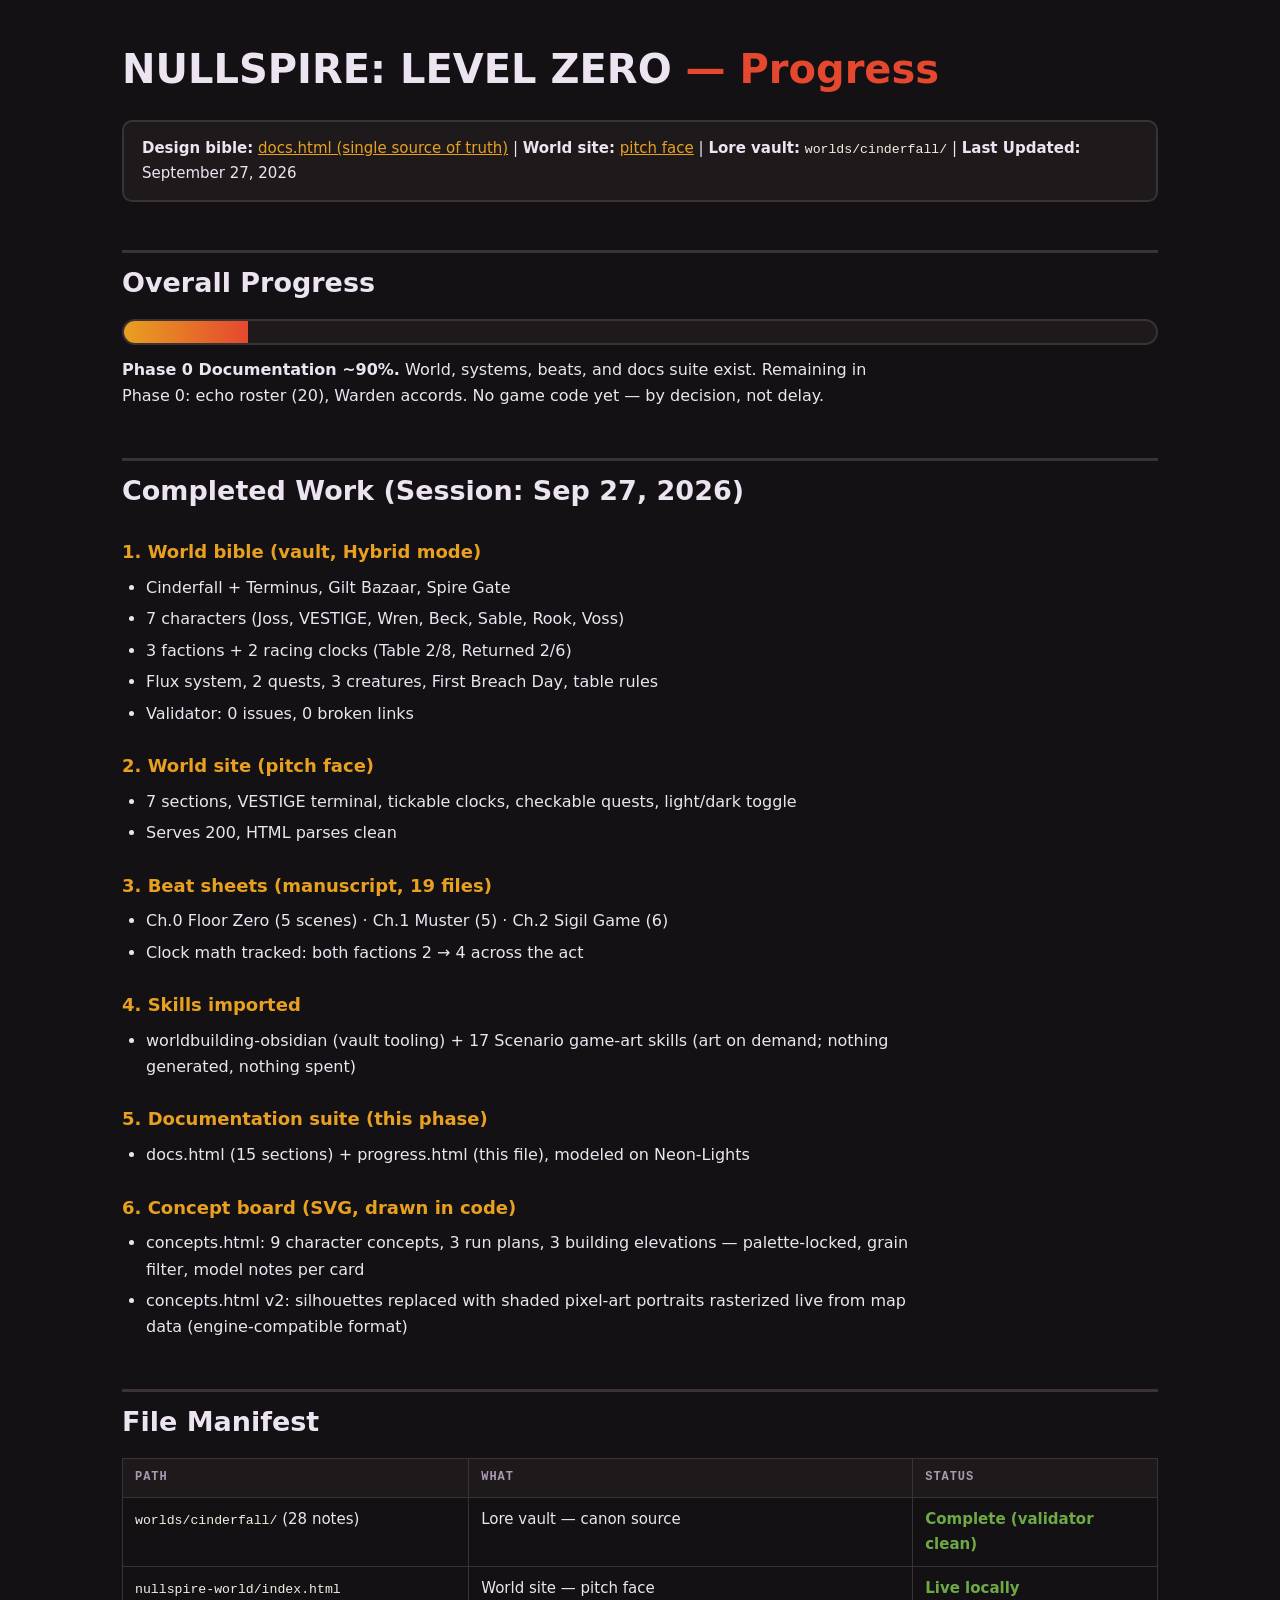
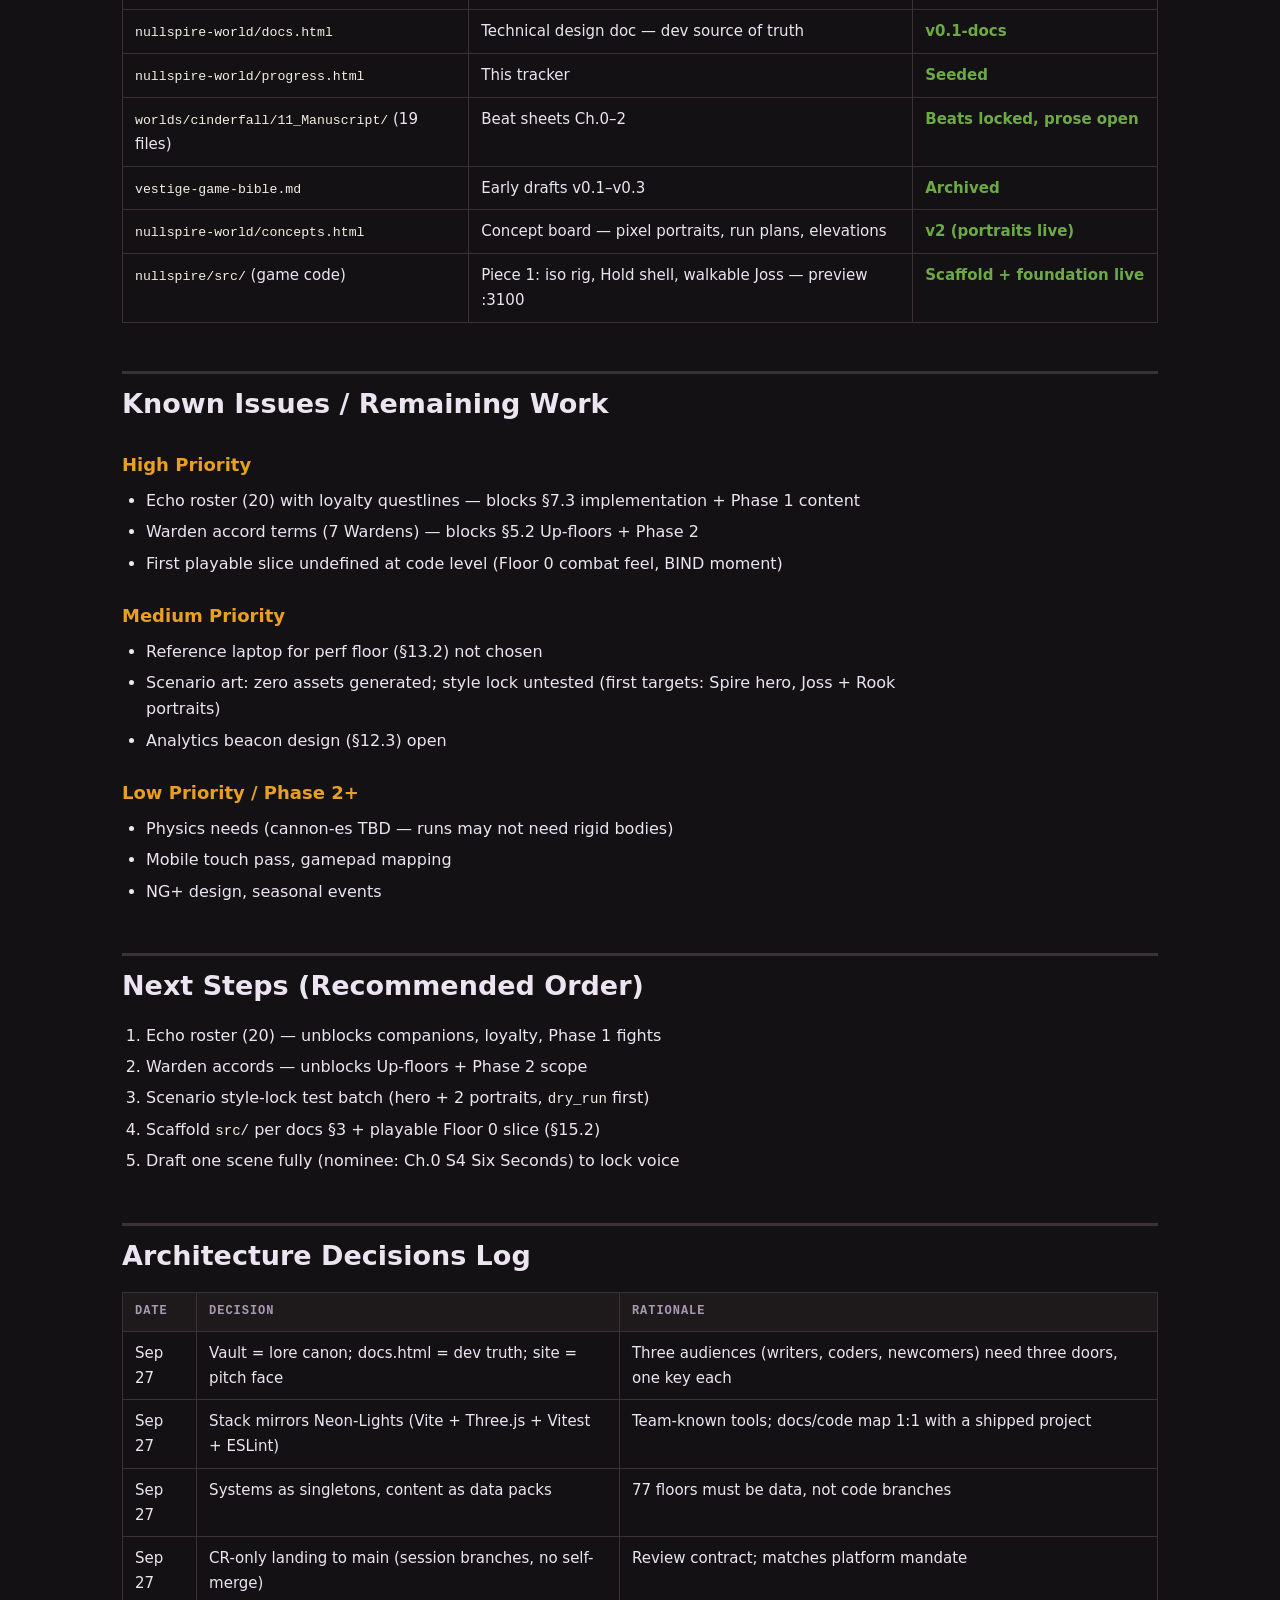
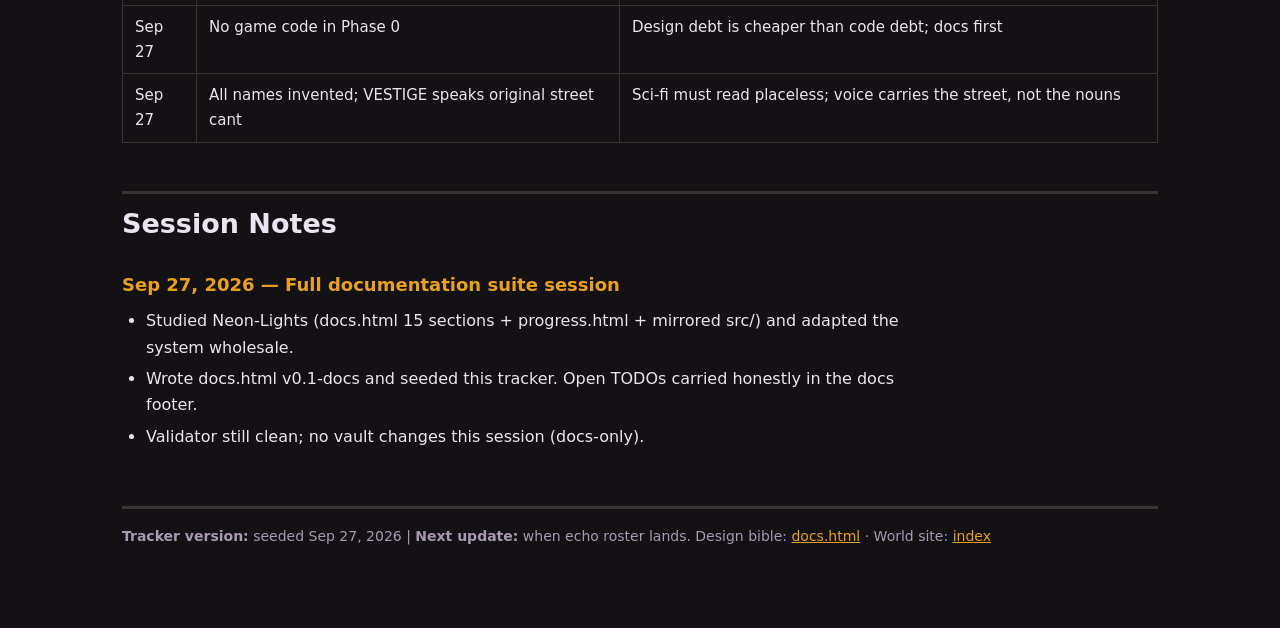
<file: public/assets/aistudio/progress_1cf0d619.html>
<!DOCTYPE html>
<html lang="en">
<head>
<meta charset="UTF-8">
<meta name="viewport" content="width=device-width, initial-scale=1.0">
<title>NULLSPIRE: LEVEL ZERO — Progress Tracker</title>
<meta name="description" content="Living progress tracker for NULLSPIRE: LEVEL ZERO — completed work, file manifest, known issues, next steps, decisions, session notes.">
<style>
*{box-sizing:border-box;margin:0;padding:0}
html{scroll-behavior:smooth}
body{font-family:'Segoe UI',system-ui,-apple-system,sans-serif;background:#141114;color:#ece4f0;line-height:1.65;max-width:1080px;margin:0 auto;padding:24px 22px 80px;-webkit-font-smoothing:antialiased}
h1{font-size:clamp(26px,3.6vw,40px);margin:12px 0 6px}
h1 .zero{color:#e5482f}
h2{font-size:clamp(20px,2.4vw,27px);margin:48px 0 14px;padding-top:8px;border-top:3px solid #3a3235}
h3{font-size:18px;margin:24px 0 8px;color:#e8a020}
p,li{max-width:78ch}
p{margin:0 0 10px}
ul,ol{margin:0 0 12px 24px}
li{margin-bottom:5px}
a{color:#e8a020}
code{font-family:'Courier New',monospace;font-size:.88em;color:#f4efe4}
table{width:100%;border-collapse:collapse;margin:12px 0 18px;font-size:15px}
th,td{text-align:left;padding:9px 12px;border:1px solid #3a3235;vertical-align:top}
th{background:#1e1a1c;font-family:'Courier New',monospace;font-size:12px;letter-spacing:.08em;text-transform:uppercase;color:#a89ab2}
.meta{background:#1e1a1c;border:2px solid #3a3235;border-radius:10px;padding:14px 18px;margin:18px 0;font-size:15px}
.bar-wrap{background:#1e1a1c;border:2px solid #3a3235;border-radius:999px;height:26px;overflow:hidden;margin:12px 0}
.bar-fill{height:100%;width:12%;background:linear-gradient(90deg,#e8a020,#e5482f)}
.done{color:#6daa45;font-weight:700}
.open{color:#e8a020;font-weight:700}
footer.doc{margin-top:56px;border-top:3px solid #3a3235;padding-top:16px;color:#a89ab2;font-size:14px}
@media (max-width:640px){body{padding:16px 14px 60px}table{font-size:13.5px}}
</style>
</head>
<body>
<h1>NULLSPIRE: LEVEL ZERO <span class="zero">— Progress</span></h1>

<div class="meta">
<strong>Design bible:</strong> <a href="docs.html">docs.html (single source of truth)</a> |
<strong>World site:</strong> <a href="index.html">pitch face</a> |
<strong>Lore vault:</strong> <code>worlds/cinderfall/</code> |
<strong>Last Updated:</strong> September 27, 2026
</div>

<h2>Overall Progress</h2>
<div class="bar-wrap" role="img" aria-label="Phase 0 documentation about 90 percent complete"><div class="bar-fill"></div></div>
<p><strong>Phase 0 Documentation ~90%.</strong> World, systems, beats, and docs suite exist. Remaining in Phase 0: echo roster (20), Warden accords. No game code yet — by decision, not delay.</p>

<h2>Completed Work (Session: Sep 27, 2026)</h2>

<h3>1. World bible (vault, Hybrid mode)</h3>
<ul>
<li>Cinderfall + Terminus, Gilt Bazaar, Spire Gate</li>
<li>7 characters (Joss, VESTIGE, Wren, Beck, Sable, Rook, Voss)</li>
<li>3 factions + 2 racing clocks (Table 2/8, Returned 2/6)</li>
<li>Flux system, 2 quests, 3 creatures, First Breach Day, table rules</li>
<li>Validator: 0 issues, 0 broken links</li>
</ul>

<h3>2. World site (pitch face)</h3>
<ul>
<li>7 sections, VESTIGE terminal, tickable clocks, checkable quests, light/dark toggle</li>
<li>Serves 200, HTML parses clean</li>
</ul>

<h3>3. Beat sheets (manuscript, 19 files)</h3>
<ul>
<li>Ch.0 Floor Zero (5 scenes) · Ch.1 Muster (5) · Ch.2 Sigil Game (6)</li>
<li>Clock math tracked: both factions 2 → 4 across the act</li>
</ul>

<h3>4. Skills imported</h3>
<ul>
<li>worldbuilding-obsidian (vault tooling) + 17 Scenario game-art skills (art on demand; nothing generated, nothing spent)</li>
</ul>

<h3>5. Documentation suite (this phase)</h3>
<ul>
<li>docs.html (15 sections) + progress.html (this file), modeled on Neon-Lights</li>
</ul>

<h3>6. Concept board (SVG, drawn in code)</h3>
<ul>
<li>concepts.html: 9 character concepts, 3 run plans, 3 building elevations — palette-locked, grain filter, model notes per card</li>
<li>concepts.html v2: silhouettes replaced with shaded pixel-art portraits rasterized live from map data (engine-compatible format)</li>
</ul>

<h2>File Manifest</h2>
<table>
<tr><th>Path</th><th>What</th><th>Status</th></tr>
<tr><td><code>worlds/cinderfall/</code> (28 notes)</td><td>Lore vault — canon source</td><td class="done">Complete (validator clean)</td></tr>
<tr><td><code>nullspire-world/index.html</code></td><td>World site — pitch face</td><td class="done">Live locally</td></tr>
<tr><td><code>nullspire-world/docs.html</code></td><td>Technical design doc — dev source of truth</td><td class="done">v0.1-docs</td></tr>
<tr><td><code>nullspire-world/progress.html</code></td><td>This tracker</td><td class="done">Seeded</td></tr>
<tr><td><code>worlds/cinderfall/11_Manuscript/</code> (19 files)</td><td>Beat sheets Ch.0–2</td><td class="done">Beats locked, prose open</td></tr>
<tr><td><code>vestige-game-bible.md</code></td><td>Early drafts v0.1–v0.3</td><td class="done">Archived</td></tr>
<tr><td><code>nullspire-world/concepts.html</code></td><td>Concept board — pixel portraits, run plans, elevations</td><td class="done">v2 (portraits live)</td></tr>
<tr><td><code>nullspire/src/</code> (game code)</td><td>Piece 1: iso rig, Hold shell, walkable Joss — preview :3100</td><td class="done">Scaffold + foundation live</td></tr>
</table>

<h2>Known Issues / Remaining Work</h2>
<h3><span class="open">High Priority</span></h3>
<ul>
<li>Echo roster (20) with loyalty questlines — blocks §7.3 implementation + Phase 1 content</li>
<li>Warden accord terms (7 Wardens) — blocks §5.2 Up-floors + Phase 2</li>
<li>First playable slice undefined at code level (Floor 0 combat feel, BIND moment)</li>
</ul>
<h3>Medium Priority</h3>
<ul>
<li>Reference laptop for perf floor (§13.2) not chosen</li>
<li>Scenario art: zero assets generated; style lock untested (first targets: Spire hero, Joss + Rook portraits)</li>
<li>Analytics beacon design (§12.3) open</li>
</ul>
<h3>Low Priority / Phase 2+</h3>
<ul>
<li>Physics needs (cannon-es TBD — runs may not need rigid bodies)</li>
<li>Mobile touch pass, gamepad mapping</li>
<li>NG+ design, seasonal events</li>
</ul>

<h2>Next Steps (Recommended Order)</h2>
<ol>
<li>Echo roster (20) — unblocks companions, loyalty, Phase 1 fights</li>
<li>Warden accords — unblocks Up-floors + Phase 2 scope</li>
<li>Scenario style-lock test batch (hero + 2 portraits, <code>dry_run</code> first)</li>
<li>Scaffold <code>src/</code> per docs §3 + playable Floor 0 slice (§15.2)</li>
<li>Draft one scene fully (nominee: Ch.0 S4 Six Seconds) to lock voice</li>
</ol>

<h2>Architecture Decisions Log</h2>
<table>
<tr><th>Date</th><th>Decision</th><th>Rationale</th></tr>
<tr><td>Sep 27</td><td>Vault = lore canon; docs.html = dev truth; site = pitch face</td><td>Three audiences (writers, coders, newcomers) need three doors, one key each</td></tr>
<tr><td>Sep 27</td><td>Stack mirrors Neon-Lights (Vite + Three.js + Vitest + ESLint)</td><td>Team-known tools; docs/code map 1:1 with a shipped project</td></tr>
<tr><td>Sep 27</td><td>Systems as singletons, content as data packs</td><td>77 floors must be data, not code branches</td></tr>
<tr><td>Sep 27</td><td>CR-only landing to main (session branches, no self-merge)</td><td>Review contract; matches platform mandate</td></tr>
<tr><td>Sep 27</td><td>No game code in Phase 0</td><td>Design debt is cheaper than code debt; docs first</td></tr>
<tr><td>Sep 27</td><td>All names invented; VESTIGE speaks original street cant</td><td>Sci-fi must read placeless; voice carries the street, not the nouns</td></tr>
</table>

<h2>Session Notes</h2>
<h3>Sep 27, 2026 — Full documentation suite session</h3>
<ul>
<li>Studied Neon-Lights (docs.html 15 sections + progress.html + mirrored src/) and adapted the system wholesale.</li>
<li>Wrote docs.html v0.1-docs and seeded this tracker. Open TODOs carried honestly in the docs footer.</li>
<li>Validator still clean; no vault changes this session (docs-only).</li>
</ul>

<footer class="doc">
<strong>Tracker version:</strong> seeded Sep 27, 2026 |
<strong>Next update:</strong> when echo roster lands.
Design bible: <a href="docs.html">docs.html</a> · World site: <a href="index.html">index</a>
</footer>
</body>
</html>
</file>
